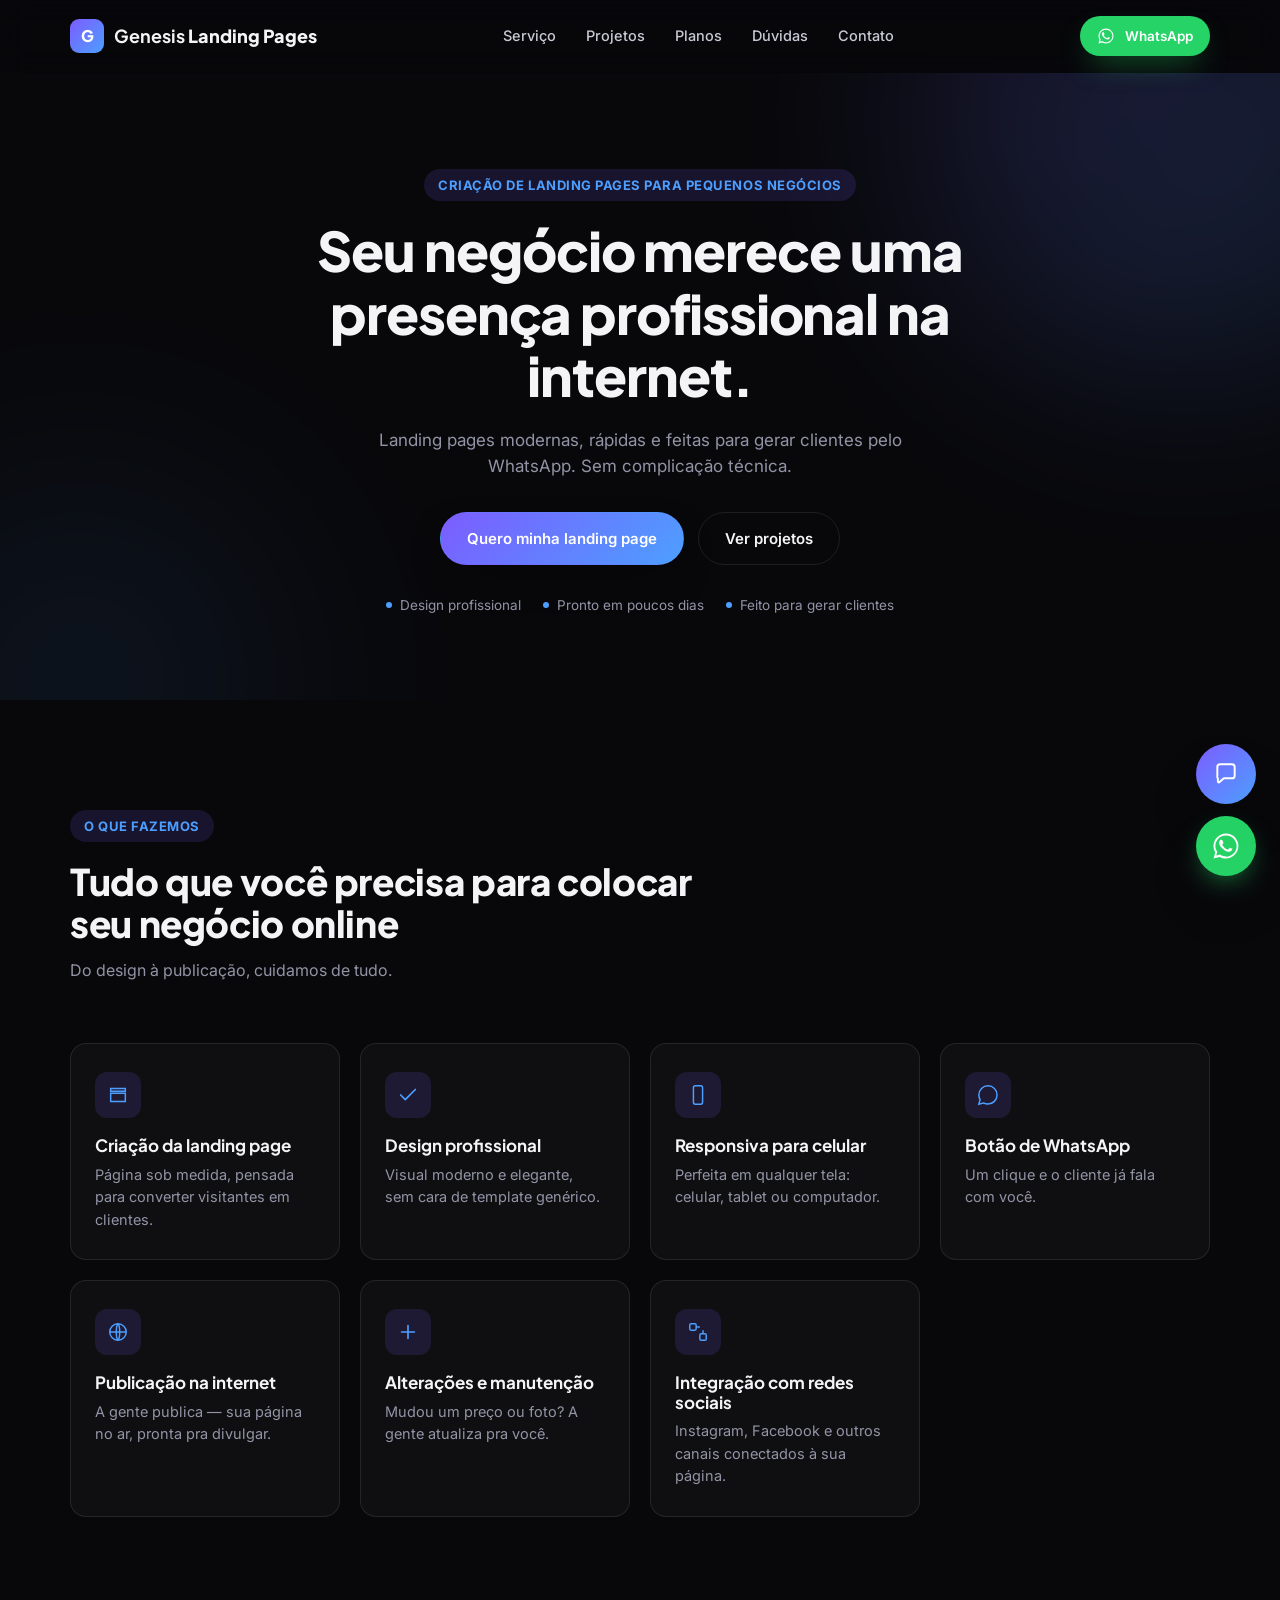
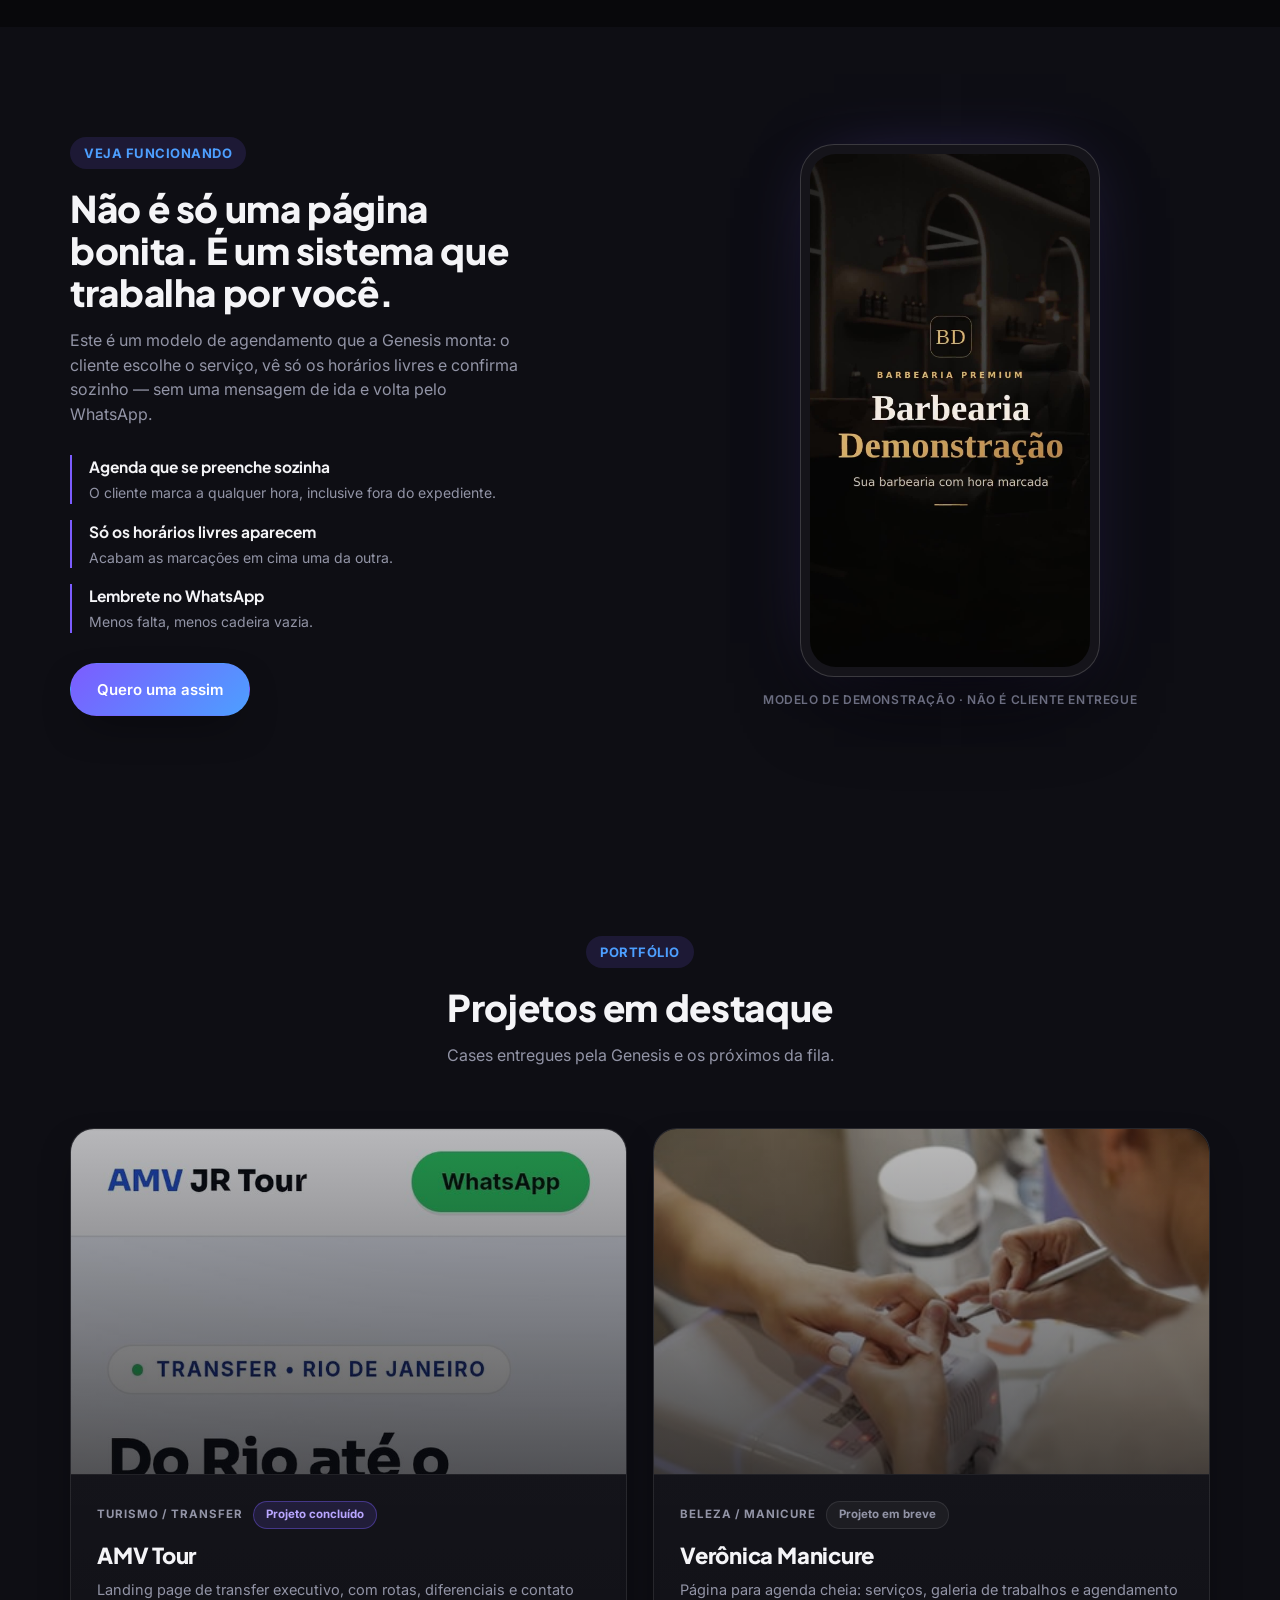
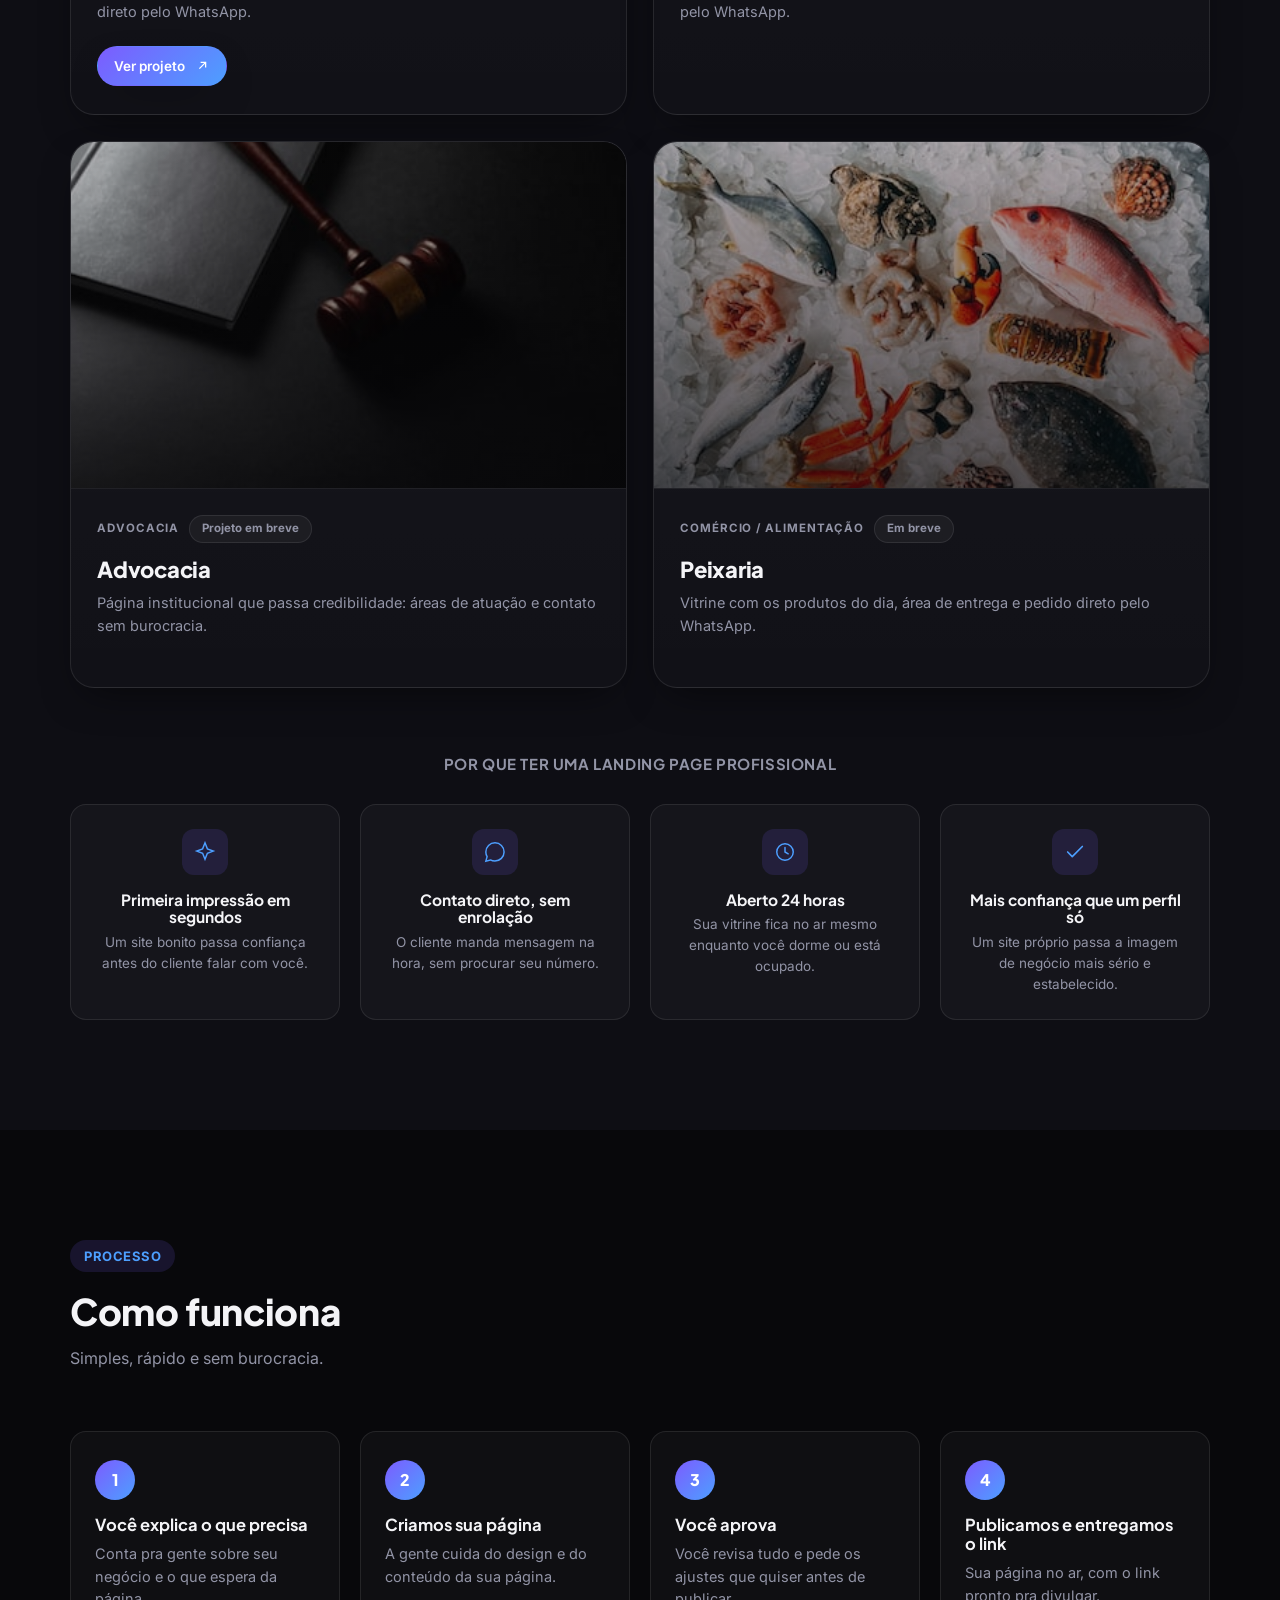
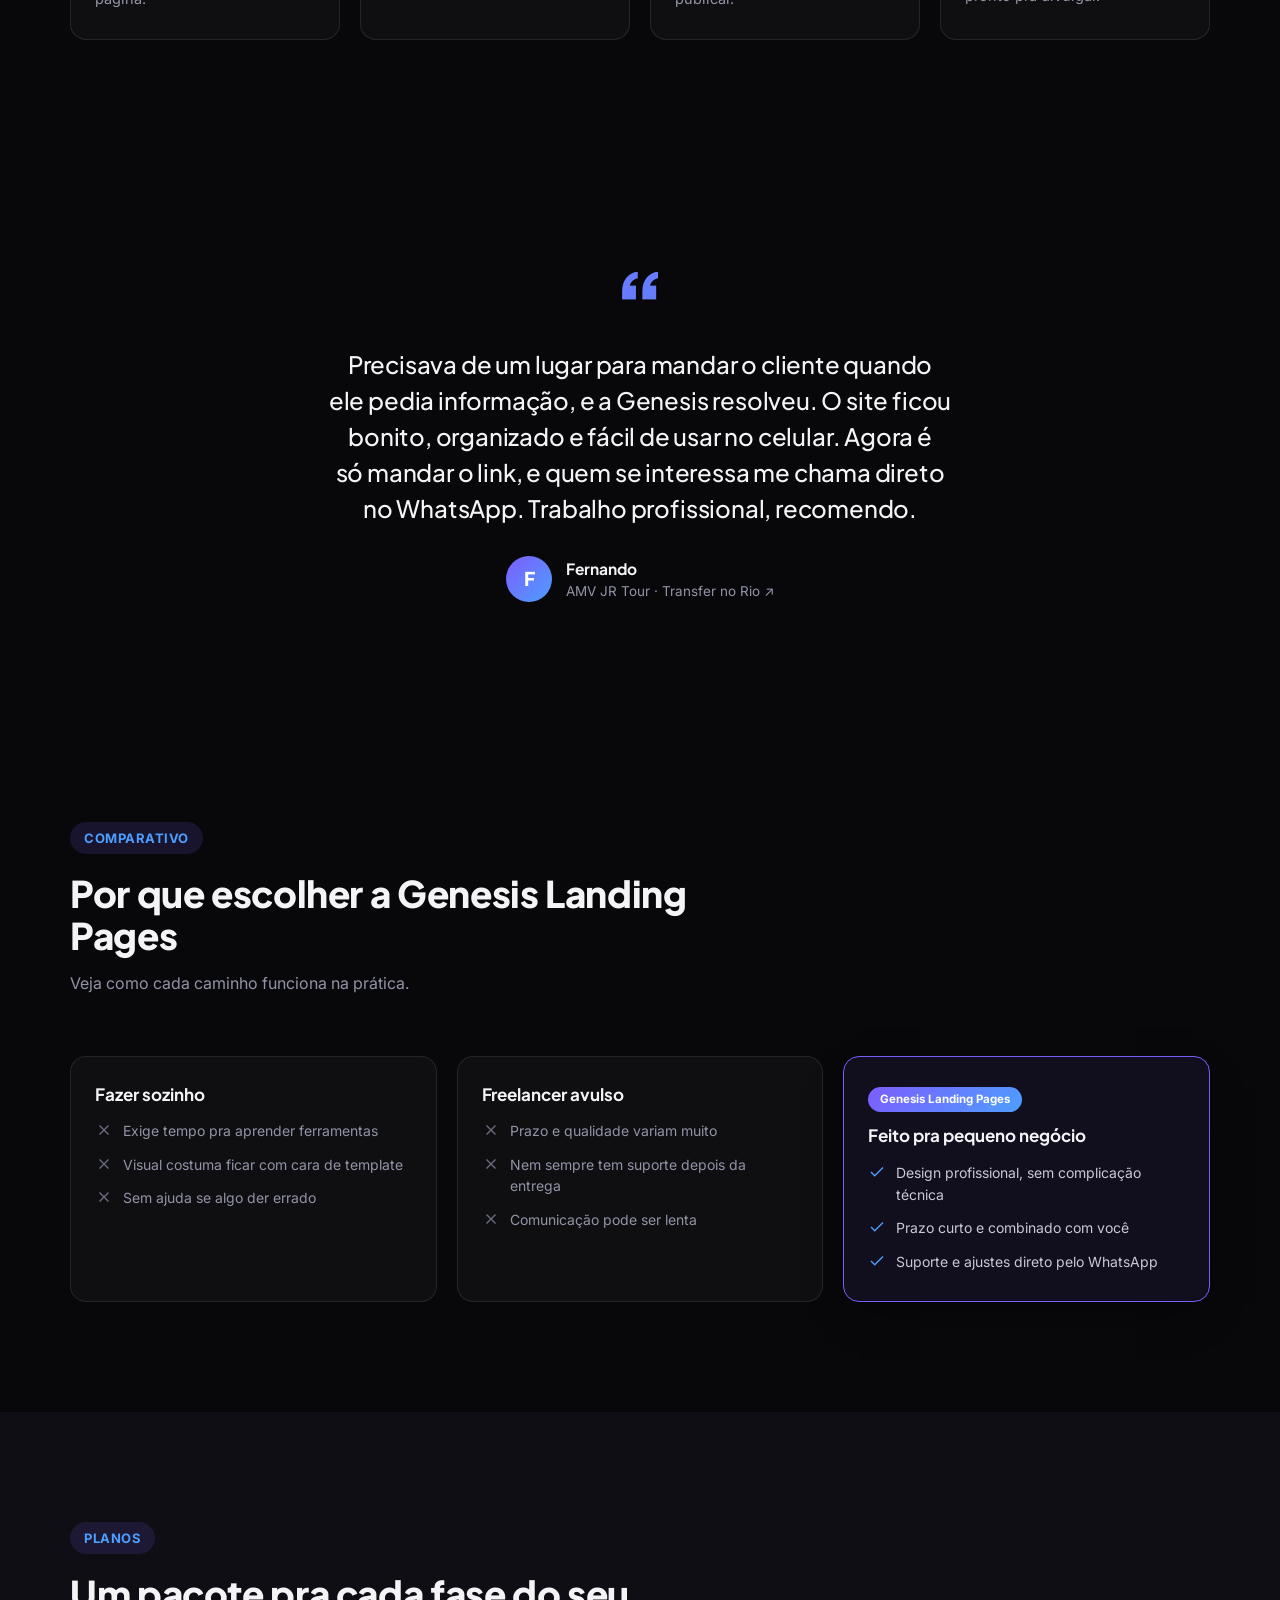
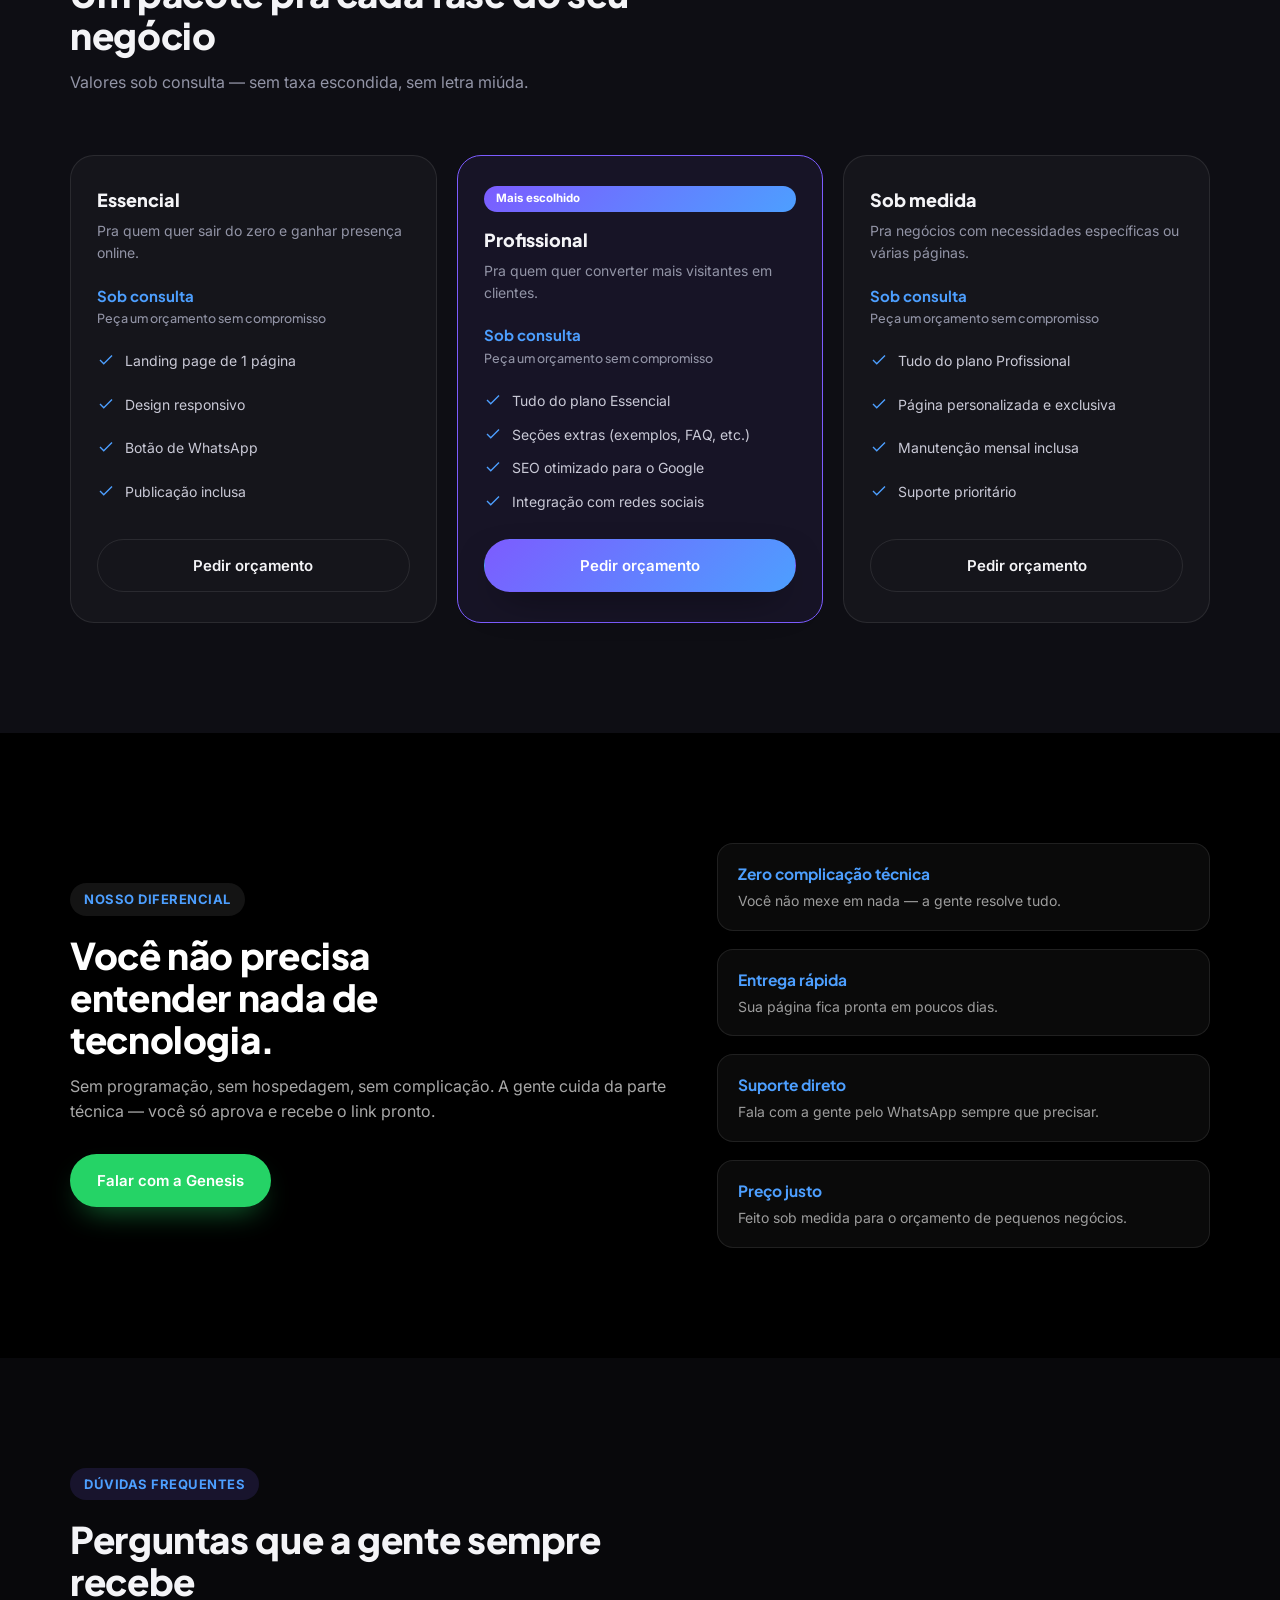
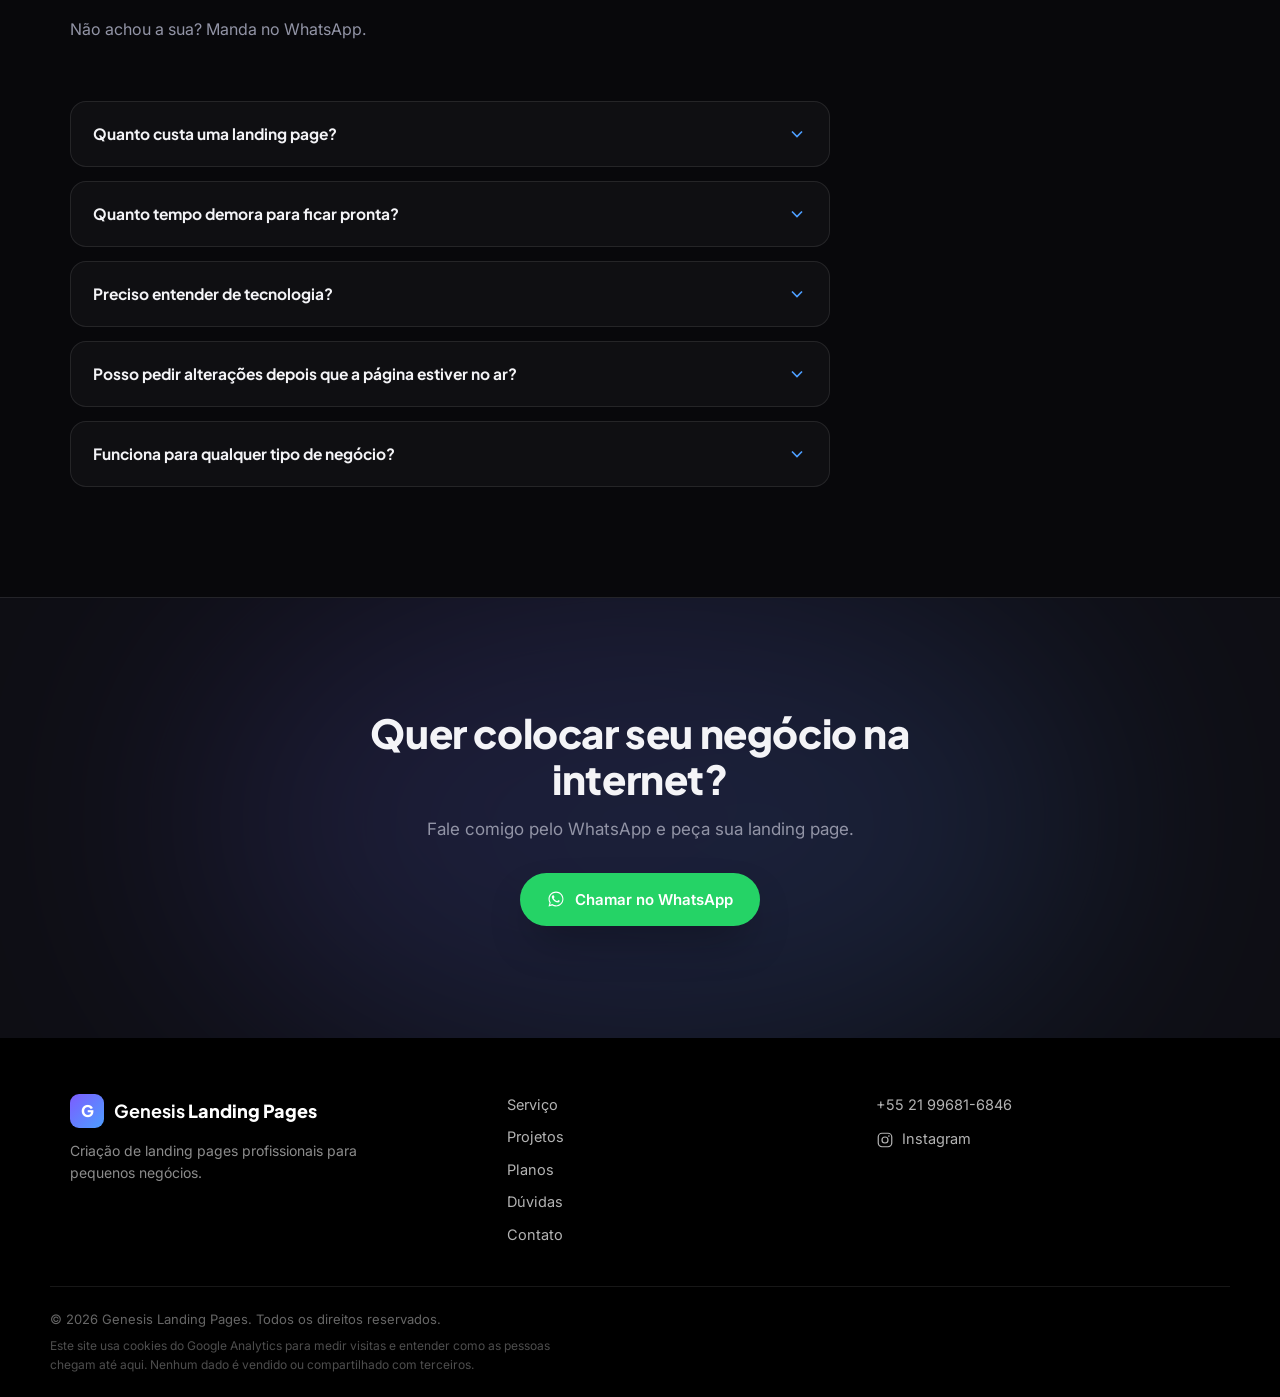
<file: index.html>
<!doctype html>
<html lang="pt-BR">
<head>
<meta charset="UTF-8">
<meta name="viewport" content="width=device-width, initial-scale=1, viewport-fit=cover">
<title>Genesis Landing Pages | Sites para Pequenos Negócios</title>
<meta name="description" content="A Genesis Landing Pages cria landing pages profissionais, rápidas e responsivas para pequenos negócios, com botão de WhatsApp, publicação e manutenção inclusas. Peça a sua agora.">
<meta name="keywords" content="criação de landing page, landing page para pequenos negócios, criação de site profissional, site para pequenas empresas, landing page WhatsApp">
<meta name="robots" content="index, follow">
<link rel="canonical" href="https://genesis-websites.netlify.app/">

<meta property="og:type" content="website">
<meta property="og:locale" content="pt_BR">
<meta property="og:site_name" content="Genesis Landing Pages">
<meta property="og:title" content="Genesis Landing Pages | Sites para Pequenos Negócios">
<meta property="og:description" content="Landing pages profissionais, modernas e responsivas para pequenos negócios, com foco em gerar contatos pelo WhatsApp.">
<meta property="og:url" content="https://genesis-websites.netlify.app/">
<meta name="twitter:card" content="summary">
<meta name="twitter:title" content="Genesis Landing Pages | Sites para Pequenos Negócios">
<meta name="twitter:description" content="Landing pages profissionais, modernas e responsivas para pequenos negócios, com foco em gerar contatos pelo WhatsApp.">

<link rel="icon" type="image/svg+xml" href="favicon.svg">
<link rel="preconnect" href="https://fonts.googleapis.com">
<link rel="preconnect" href="https://fonts.gstatic.com" crossorigin>
<link href="https://fonts.googleapis.com/css2?family=Inter:wght@400;500;600&family=Plus+Jakarta+Sans:wght@500;600;700;800&display=swap" rel="stylesheet">
<link rel="stylesheet" href="assets/css/style.v2.css">

<script type="application/ld+json">
{
  "@context": "https://schema.org",
  "@type": "Service",
  "serviceType": "Criação de landing pages",
  "provider": {
    "@type": "Organization",
    "name": "Genesis Landing Pages",
    "url": "https://genesis-websites.netlify.app/",
    "sameAs": ["https://www.instagram.com/genesis.ia.pro"],
    "contactPoint": {
      "@type": "ContactPoint",
      "contactType": "customer service",
      "telephone": "+55-21-99681-6846",
      "areaServed": "BR",
      "availableLanguage": "Portuguese"
    }
  },
  "areaServed": "BR",
  "audience": {
    "@type": "Audience",
    "audienceType": "Pequenos negócios"
  },
  "description": "Criação de landing pages profissionais, modernas e responsivas para pequenos negócios, com botão de WhatsApp, publicação e manutenção inclusas."
}
</script>
<script type="application/ld+json">
{
  "@context": "https://schema.org",
  "@type": "FAQPage",
  "mainEntity": [
    {
      "@type": "Question",
      "name": "Quanto custa uma landing page?",
      "acceptedAnswer": { "@type": "Answer", "text": "O valor varia de acordo com o plano e o tamanho do projeto. Fale com a gente pelo WhatsApp e receba um orçamento sem compromisso." }
    },
    {
      "@type": "Question",
      "name": "Quanto tempo demora para ficar pronta?",
      "acceptedAnswer": { "@type": "Answer", "text": "Depende do plano escolhido, mas o prazo é sempre combinado com você antes de começar." }
    },
    {
      "@type": "Question",
      "name": "Preciso entender de tecnologia?",
      "acceptedAnswer": { "@type": "Answer", "text": "Não. A Genesis Landing Pages cuida de todo o processo técnico — design, publicação e hospedagem." }
    },
    {
      "@type": "Question",
      "name": "Posso pedir alterações depois que a página estiver no ar?",
      "acceptedAnswer": { "@type": "Answer", "text": "Sim, alterações de texto, preço ou foto podem ser pedidas a qualquer momento pelo WhatsApp." }
    },
    {
      "@type": "Question",
      "name": "Funciona para qualquer tipo de negócio?",
      "acceptedAnswer": { "@type": "Answer", "text": "Sim, o modelo se adapta a prestadores de serviço, turismo, lojas e profissionais autônomos." }
    }
  ]
}
</script>
</head>
<body>

<a class="skip-link" href="#conteudo">Pular para o conteúdo</a>

<header class="site-header" id="topo">
  <div class="wrap header-inner">
    <a href="#topo" class="brand" aria-label="Genesis Landing Pages — página inicial">
      <span class="brand-mark" aria-hidden="true">G</span>
      <span class="brand-name">Genesis <strong>Landing Pages</strong></span>
    </a>

    <nav class="main-nav" id="main-nav" aria-label="Navegação principal">
      <a href="#servico">Serviço</a>
      <a href="#projetos">Projetos</a>
      <a href="#planos">Planos</a>
      <a href="#faq">Dúvidas</a>
      <a href="#contato">Contato</a>
    </nav>

    <div class="header-actions">
      <a class="btn btn-whatsapp btn-sm" href="https://wa.me/5521996816846?text=Ol%C3%A1!%20Gostaria%20de%20saber%20mais%20sobre%20as%20landing%20pages%20da%20Genesis." target="_blank" rel="noopener">
        <svg class="icon" viewBox="0 0 24 24" aria-hidden="true"><path d="M17.5 14.4c-.3-.1-1.7-.8-2-.9-.3-.1-.5-.1-.7.1-.2.3-.8.9-1 1.1-.2.2-.4.2-.6.1-.3-.1-1.3-.5-2.4-1.5-.9-.8-1.5-1.8-1.7-2.1-.2-.3 0-.5.1-.6.1-.1.3-.4.4-.5.1-.2.2-.3.3-.5.1-.2 0-.4 0-.5C10 9.4 9.4 8 9.1 7.4 8.9 7 8.7 7 8.5 7h-.5c-.2 0-.5.1-.7.3-.2.3-.9.9-.9 2.1 0 1.2.9 2.4 1 2.6.1.2 1.8 2.8 4.4 3.9.6.3 1.1.4 1.5.5.6.2 1.2.2 1.6.1.5-.1 1.7-.7 1.9-1.3.2-.6.2-1.1.2-1.2-.1-.1-.3-.2-.6-.3z"/><path d="M12 2C6.5 2 2 6.5 2 12c0 1.8.5 3.6 1.4 5.1L2 22l5-1.3c1.4.8 3.1 1.2 4.9 1.2 5.5 0 10-4.5 10-10S17.5 2 12 2zm0 18.2c-1.6 0-3.2-.4-4.5-1.3l-.3-.2-3 .8.8-2.9-.2-.3C3.9 15 3.5 13.5 3.5 12c0-4.7 3.8-8.5 8.5-8.5s8.5 3.8 8.5 8.5-3.8 8.5-8.5 8.5z"/></svg>
        <span>WhatsApp</span>
      </a>
      <button class="nav-toggle" id="nav-toggle" aria-expanded="false" aria-controls="main-nav" aria-label="Abrir menu">
        <span></span><span></span><span></span>
      </button>
    </div>
  </div>
</header>

<main id="conteudo">

  <!-- HERO -->
  <section class="hero">
    <div class="wrap hero-grid">
      <div class="hero-copy" data-reveal>
        <p class="eyebrow">Criação de landing pages para pequenos negócios</p>
        <h1>Seu negócio merece uma presença profissional na internet.</h1>
        <p class="hero-sub">
          Landing pages modernas, rápidas e feitas para gerar clientes pelo
          WhatsApp. Sem complicação técnica.
        </p>
        <div class="hero-actions">
          <a class="btn btn-primary" href="https://wa.me/5521996816846?text=Ol%C3%A1!%20Quero%20criar%20uma%20landing%20page%20para%20o%20meu%20neg%C3%B3cio." target="_blank" rel="noopener">
            Quero minha landing page
          </a>
          <a class="btn btn-ghost" href="#projetos">Ver projetos</a>
        </div>
        <ul class="hero-trust">
          <li>Design profissional</li>
          <li>Pronto em poucos dias</li>
          <li>Feito para gerar clientes</li>
        </ul>
      </div>

    </div>
  </section>

  <!-- APRESENTAÇÃO DO SERVIÇO -->
  <section class="section" id="servico">
    <div class="wrap">
      <div class="section-head" data-reveal>
        <p class="eyebrow">O que fazemos</p>
        <h2>Tudo que você precisa para colocar seu negócio online</h2>
        <p class="section-sub">Do design à publicação, cuidamos de tudo.</p>
      </div>

      <div class="grid-features">
        <div class="feature-card" data-reveal>
          <span class="feature-icon" aria-hidden="true"><svg viewBox="0 0 24 24"><path d="M4 5h16v3H4zM4 10h16v9H4z" fill="none" stroke="currentColor" stroke-width="1.6"/></svg></span>
          <h3>Criação da landing page</h3>
          <p>Página sob medida, pensada para converter visitantes em clientes.</p>
        </div>
        <div class="feature-card" data-reveal>
          <span class="feature-icon" aria-hidden="true"><svg viewBox="0 0 24 24"><path d="M4 12l5 5L20 6" fill="none" stroke="currentColor" stroke-width="1.8" stroke-linecap="round" stroke-linejoin="round"/></svg></span>
          <h3>Design profissional</h3>
          <p>Visual moderno e elegante, sem cara de template genérico.</p>
        </div>
        <div class="feature-card" data-reveal>
          <span class="feature-icon" aria-hidden="true"><svg viewBox="0 0 24 24"><rect x="7" y="2" width="10" height="20" rx="2" fill="none" stroke="currentColor" stroke-width="1.6"/></svg></span>
          <h3>Responsiva para celular</h3>
          <p>Perfeita em qualquer tela: celular, tablet ou computador.</p>
        </div>
        <div class="feature-card" data-reveal>
          <span class="feature-icon" aria-hidden="true"><svg viewBox="0 0 24 24"><path d="M12 2C6.5 2 2 6.5 2 12c0 1.8.5 3.6 1.4 5.1L2 22l5-1.3c1.4.8 3.1 1.2 4.9 1.2 5.5 0 10-4.5 10-10S17.5 2 12 2z" fill="none" stroke="currentColor" stroke-width="1.6"/></svg></span>
          <h3>Botão de WhatsApp</h3>
          <p>Um clique e o cliente já fala com você.</p>
        </div>
        <div class="feature-card" data-reveal>
          <span class="feature-icon" aria-hidden="true"><svg viewBox="0 0 24 24"><circle cx="12" cy="12" r="9" fill="none" stroke="currentColor" stroke-width="1.6"/><path d="M3 12h18M12 3c2.5 2.6 2.5 15.4 0 18M12 3C9.5 5.6 9.5 18.4 12 21" fill="none" stroke="currentColor" stroke-width="1.6"/></svg></span>
          <h3>Publicação na internet</h3>
          <p>A gente publica — sua página no ar, pronta pra divulgar.</p>
        </div>
        <div class="feature-card" data-reveal>
          <span class="feature-icon" aria-hidden="true"><svg viewBox="0 0 24 24"><path d="M12 5v14M5 12h14" fill="none" stroke="currentColor" stroke-width="1.8" stroke-linecap="round"/></svg></span>
          <h3>Alterações e manutenção</h3>
          <p>Mudou um preço ou foto? A gente atualiza pra você.</p>
        </div>
        <div class="feature-card" data-reveal>
          <span class="feature-icon" aria-hidden="true"><svg viewBox="0 0 24 24"><rect x="3" y="3" width="7" height="7" rx="1.5" fill="none" stroke="currentColor" stroke-width="1.6"/><rect x="14" y="14" width="7" height="7" rx="1.5" fill="none" stroke="currentColor" stroke-width="1.6"/><path d="M10 6.5h4M17.5 10v4" stroke="currentColor" stroke-width="1.6"/></svg></span>
          <h3>Integração com redes sociais</h3>
          <p>Instagram, Facebook e outros canais conectados à sua página.</p>
        </div>
      </div>
    </div>
  </section>

  <!-- =========================================================
       DEMONSTRAÇÃO EM VÍDEO
       Vídeo mudo, em loop, dentro de uma moldura de celular.
       Para trocar: substitua o mp4 e a capa em assets/. Use NOME
       NOVO de arquivo — vídeo tem cache de um ano no netlify.toml.
       ========================================================= -->
  <section class="section section-alt" id="demonstracao">
    <div class="wrap demo-grid">
      <div class="demo-texto" data-reveal>
        <p class="eyebrow">Veja funcionando</p>
        <h2>Não é só uma página bonita. É um sistema que trabalha por você.</h2>
        <p class="section-sub">
          Este é um modelo de agendamento que a Genesis monta: o cliente escolhe
          o serviço, vê só os horários livres e confirma sozinho — sem uma
          mensagem de ida e volta pelo WhatsApp.
        </p>
        <ul class="demo-lista">
          <li><strong>Agenda que se preenche sozinha</strong><span>O cliente marca a qualquer hora, inclusive fora do expediente.</span></li>
          <li><strong>Só os horários livres aparecem</strong><span>Acabam as marcações em cima uma da outra.</span></li>
          <li><strong>Lembrete no WhatsApp</strong><span>Menos falta, menos cadeira vazia.</span></li>
        </ul>
        <a class="btn btn-primary" href="https://wa.me/5521996816846?text=Ol%C3%A1!%20Vi%20a%20demonstra%C3%A7%C3%A3o%20de%20agendamento%20e%20quero%20uma%20p%C3%A1gina%20assim%20para%20o%20meu%20neg%C3%B3cio." target="_blank" rel="noopener">
          Quero uma assim
        </a>
      </div>

      <div class="demo-visual" data-reveal>
        <div class="demo-fone">
          <video
            src="assets/video/demo-barbearia.mp4"
            poster="assets/img/demo-barbearia-capa.jpg"
            autoplay muted loop playsinline preload="metadata"
            aria-label="Demonstração do agendamento online: o cliente escolhe serviço, data e horário e confirma sozinho."></video>
        </div>
        <p class="demo-nota">Modelo de demonstração · não é cliente entregue</p>
      </div>
    </div>
  </section>

  <!-- =========================================================
       PROJETOS EM DESTAQUE
       Como atualizar um projeto:
       1) CAPA  -> troque o src do <img> por assets/img/SEU-ARQUIVO.jpg
                   (num card "em breve", troque o bloco .project-cover-empty
                    inteiro por um <img> igual ao do primeiro card)
       2) LINK  -> troque o href do botão "Ver projeto"
       3) STATUS-> classe is-done (concluído) ou is-soon (em breve)
       O botão "Ver projeto" só deve existir quando houver link real.
       ========================================================= -->
  <section class="section section-alt" id="projetos">
    <div class="wrap">
      <div class="section-head section-head-center" data-reveal>
        <p class="eyebrow">Portfólio</p>
        <h2>Projetos em destaque</h2>
        <p class="section-sub">Cases entregues pela Genesis e os próximos da fila.</p>
      </div>

      <div class="grid-projects">

        <!-- 1. AMV TOUR — concluido -->
        <article class="project-card" data-reveal>
          <div class="project-cover">
            <!-- CAPA: troque o src pela imagem definitiva -->
            <img src="assets/img/amv-tour.jpg" alt="Capa do projeto AMV Tour" loading="lazy" width="800" height="1360">
          </div>
          <div class="project-body">
            <div class="project-meta">
              <span class="project-segment">Turismo / Transfer</span>
              <span class="project-status is-done">Projeto concluído</span>
            </div>
            <h3>AMV Tour</h3>
            <p>Landing page de transfer executivo, com rotas, diferenciais e contato direto pelo WhatsApp.</p>
            <!-- LINK REAL: existe, então o botão aparece -->
            <a class="btn btn-primary btn-sm project-link" href="https://amv-tour-fernando.netlify.app" target="_blank" rel="noopener">
              <span>Ver projeto</span>
              <svg class="icon" viewBox="0 0 24 24" fill="none" stroke="currentColor" stroke-width="2" aria-hidden="true"><path d="M7 17L17 7M9 7h8v8"/></svg>
            </a>
          </div>
        </article>

        <!-- 2. MANICURE — em breve (sem link, sem botao) -->
        <article class="project-card" data-reveal>
          <div class="project-cover">
            <!-- CAPA: troque o src pela imagem definitiva -->
            <img src="assets/img/capa-manicure.jpg" alt="Capa do projeto Verônica Manicure" loading="lazy" width="400" height="267">
          </div>
          <div class="project-body">
            <div class="project-meta">
              <span class="project-segment">Beleza / Manicure</span>
              <span class="project-status is-soon">Projeto em breve</span>
            </div>
            <h3>Verônica Manicure</h3>
            <p>Página para agenda cheia: serviços, galeria de trabalhos e agendamento pelo WhatsApp.</p>
          </div>
        </article>

        <!-- 3. ADVOCACIA — em breve (sem link, sem botao) -->
        <article class="project-card" data-reveal>
          <div class="project-cover">
            <!-- CAPA: troque o src pela imagem definitiva -->
            <img src="assets/img/capa-advocacia.jpg" alt="Capa do projeto de Advocacia" loading="lazy" width="400" height="267">
          </div>
          <div class="project-body">
            <div class="project-meta">
              <span class="project-segment">Advocacia</span>
              <span class="project-status is-soon">Projeto em breve</span>
            </div>
            <h3>Advocacia</h3>
            <p>Página institucional que passa credibilidade: áreas de atuação e contato sem burocracia.</p>
          </div>
        </article>

        <!-- 4. PEIXARIA — em breve (sem link, sem botao) -->
        <article class="project-card" data-reveal>
          <div class="project-cover">
            <!-- CAPA: troque o src pela imagem definitiva -->
            <img src="assets/img/capa-peixaria.jpg" alt="Capa do projeto Peixaria" loading="lazy" width="400" height="267">
          </div>
          <div class="project-body">
            <div class="project-meta">
              <span class="project-segment">Comércio / Alimentação</span>
              <span class="project-status is-soon">Em breve</span>
            </div>
            <h3>Peixaria</h3>
            <p>Vitrine com os produtos do dia, área de entrega e pedido direto pelo WhatsApp.</p>
          </div>
        </article>

      </div>


      <div class="benefits" data-reveal>
        <p class="benefits-title">Por que ter uma landing page profissional</p>
        <div class="benefits-grid">
          <div class="benefit-card">
            <span class="feature-icon" aria-hidden="true"><svg viewBox="0 0 24 24"><path d="M12 2l2.6 6.6L21 11l-6.4 2.4L12 20l-2.6-6.6L3 11l6.4-2.4z" fill="none" stroke="currentColor" stroke-width="1.6"/></svg></span>
            <h3>Primeira impressão em segundos</h3>
            <p>Um site bonito passa confiança antes do cliente falar com você.</p>
          </div>
          <div class="benefit-card">
            <span class="feature-icon" aria-hidden="true"><svg viewBox="0 0 24 24"><path d="M12 2C6.5 2 2 6.5 2 12c0 1.8.5 3.6 1.4 5.1L2 22l5-1.3c1.4.8 3.1 1.2 4.9 1.2 5.5 0 10-4.5 10-10S17.5 2 12 2z" fill="none" stroke="currentColor" stroke-width="1.6"/></svg></span>
            <h3>Contato direto, sem enrolação</h3>
            <p>O cliente manda mensagem na hora, sem procurar seu número.</p>
          </div>
          <div class="benefit-card">
            <span class="feature-icon" aria-hidden="true"><svg viewBox="0 0 24 24"><circle cx="12" cy="12" r="9" fill="none" stroke="currentColor" stroke-width="1.6"/><path d="M12 7v5l3.5 2" fill="none" stroke="currentColor" stroke-width="1.6" stroke-linecap="round"/></svg></span>
            <h3>Aberto 24 horas</h3>
            <p>Sua vitrine fica no ar mesmo enquanto você dorme ou está ocupado.</p>
          </div>
          <div class="benefit-card">
            <span class="feature-icon" aria-hidden="true"><svg viewBox="0 0 24 24"><path d="M4 12l5 5L20 6" fill="none" stroke="currentColor" stroke-width="1.8" stroke-linecap="round" stroke-linejoin="round"/></svg></span>
            <h3>Mais confiança que um perfil só</h3>
            <p>Um site próprio passa a imagem de negócio mais sério e estabelecido.</p>
          </div>
        </div>
      </div>
    </div>
  </section>

  <!-- COMO FUNCIONA -->
  <section class="section" id="como-funciona">
    <div class="wrap">
      <div class="section-head" data-reveal>
        <p class="eyebrow">Processo</p>
        <h2>Como funciona</h2>
        <p class="section-sub">Simples, rápido e sem burocracia.</p>
      </div>

      <ol class="steps">
        <li class="step" data-reveal>
          <span class="step-number">1</span>
          <h3>Você explica o que precisa</h3>
          <p>Conta pra gente sobre seu negócio e o que espera da página.</p>
        </li>
        <li class="step" data-reveal>
          <span class="step-number">2</span>
          <h3>Criamos sua página</h3>
          <p>A gente cuida do design e do conteúdo da sua página.</p>
        </li>
        <li class="step" data-reveal>
          <span class="step-number">3</span>
          <h3>Você aprova</h3>
          <p>Você revisa tudo e pede os ajustes que quiser antes de publicar.</p>
        </li>
        <li class="step" data-reveal>
          <span class="step-number">4</span>
          <h3>Publicamos e entregamos o link</h3>
          <p>Sua página no ar, com o link pronto pra divulgar.</p>
        </li>
      </ol>
    </div>
  </section>

  <!-- =========================================================
       DEPOIMENTO
       Só entra depoimento REAL, com autorização de quem falou.
       Para acrescentar outro: copie o bloco .depoimento e troque
       a citação, o nome, o segmento e o link do projeto.
       ========================================================= -->
  <section class="section" id="depoimento">
    <div class="wrap">
      <div class="depoimento" data-reveal>
        <span class="aspas" aria-hidden="true">&ldquo;</span>
        <blockquote>
          <p>Precisava de um lugar para mandar o cliente quando ele pedia
            informação, e a Genesis resolveu. O site ficou bonito, organizado e
            fácil de usar no celular. Agora é só mandar o link, e quem se
            interessa me chama direto no WhatsApp. Trabalho profissional,
            recomendo.</p>
        </blockquote>
        <footer class="depoimento-autor">
          <span class="autor-inicial" aria-hidden="true">F</span>
          <span class="autor-info">
            <strong>Fernando</strong>
            <a href="https://amv-tour-fernando.netlify.app" target="_blank" rel="noopener">AMV JR Tour · Transfer no Rio ↗</a>
          </span>
        </footer>
      </div>
    </div>
  </section>

  <!-- COMPARATIVO -->
  <section class="section" id="comparativo">
    <div class="wrap">
      <div class="section-head" data-reveal>
        <p class="eyebrow">Comparativo</p>
        <h2>Por que escolher a Genesis Landing Pages</h2>
        <p class="section-sub">Veja como cada caminho funciona na prática.</p>
      </div>

      <div class="compare-grid">
        <div class="compare-card" data-reveal>
          <h3>Fazer sozinho</h3>
          <ul>
            <li><svg viewBox="0 0 24 24" fill="none" stroke="currentColor" stroke-width="1.8"><path d="M6 6l12 12M18 6L6 18"/></svg> Exige tempo pra aprender ferramentas</li>
            <li><svg viewBox="0 0 24 24" fill="none" stroke="currentColor" stroke-width="1.8"><path d="M6 6l12 12M18 6L6 18"/></svg> Visual costuma ficar com cara de template</li>
            <li><svg viewBox="0 0 24 24" fill="none" stroke="currentColor" stroke-width="1.8"><path d="M6 6l12 12M18 6L6 18"/></svg> Sem ajuda se algo der errado</li>
          </ul>
        </div>
        <div class="compare-card" data-reveal>
          <h3>Freelancer avulso</h3>
          <ul>
            <li><svg viewBox="0 0 24 24" fill="none" stroke="currentColor" stroke-width="1.8"><path d="M6 6l12 12M18 6L6 18"/></svg> Prazo e qualidade variam muito</li>
            <li><svg viewBox="0 0 24 24" fill="none" stroke="currentColor" stroke-width="1.8"><path d="M6 6l12 12M18 6L6 18"/></svg> Nem sempre tem suporte depois da entrega</li>
            <li><svg viewBox="0 0 24 24" fill="none" stroke="currentColor" stroke-width="1.8"><path d="M6 6l12 12M18 6L6 18"/></svg> Comunicação pode ser lenta</li>
          </ul>
        </div>
        <div class="compare-card is-highlight" data-reveal>
          <span class="compare-badge">Genesis Landing Pages</span>
          <h3>Feito pra pequeno negócio</h3>
          <ul>
            <li><svg viewBox="0 0 24 24" fill="none" stroke="currentColor" stroke-width="1.8"><path d="M4 12l5 5L20 6"/></svg> Design profissional, sem complicação técnica</li>
            <li><svg viewBox="0 0 24 24" fill="none" stroke="currentColor" stroke-width="1.8"><path d="M4 12l5 5L20 6"/></svg> Prazo curto e combinado com você</li>
            <li><svg viewBox="0 0 24 24" fill="none" stroke="currentColor" stroke-width="1.8"><path d="M4 12l5 5L20 6"/></svg> Suporte e ajustes direto pelo WhatsApp</li>
          </ul>
        </div>
      </div>
    </div>
  </section>

  <!-- PLANOS -->
  <section class="section section-alt" id="planos">
    <div class="wrap">
      <div class="section-head" data-reveal>
        <p class="eyebrow">Planos</p>
        <h2>Um pacote pra cada fase do seu negócio</h2>
        <p class="section-sub">Valores sob consulta — sem taxa escondida, sem letra miúda.</p>
      </div>

      <div class="grid-plans">
        <div class="plan-card" data-reveal>
          <p class="plan-name">Essencial</p>
          <p class="plan-desc">Pra quem quer sair do zero e ganhar presença online.</p>
          <p class="plan-price">Sob consulta<small>Peça um orçamento sem compromisso</small></p>
          <ul class="plan-features">
            <li><svg viewBox="0 0 24 24" fill="none" stroke="currentColor" stroke-width="1.8"><path d="M4 12l5 5L20 6"/></svg> Landing page de 1 página</li>
            <li><svg viewBox="0 0 24 24" fill="none" stroke="currentColor" stroke-width="1.8"><path d="M4 12l5 5L20 6"/></svg> Design responsivo</li>
            <li><svg viewBox="0 0 24 24" fill="none" stroke="currentColor" stroke-width="1.8"><path d="M4 12l5 5L20 6"/></svg> Botão de WhatsApp</li>
            <li><svg viewBox="0 0 24 24" fill="none" stroke="currentColor" stroke-width="1.8"><path d="M4 12l5 5L20 6"/></svg> Publicação inclusa</li>
          </ul>
          <a class="btn btn-ghost" href="https://wa.me/5521996816846?text=Ol%C3%A1!%20Quero%20saber%20mais%20sobre%20o%20plano%20Essencial." target="_blank" rel="noopener">Pedir orçamento</a>
        </div>

        <div class="plan-card is-popular" data-reveal>
          <span class="compare-badge">Mais escolhido</span>
          <p class="plan-name">Profissional</p>
          <p class="plan-desc">Pra quem quer converter mais visitantes em clientes.</p>
          <p class="plan-price">Sob consulta<small>Peça um orçamento sem compromisso</small></p>
          <ul class="plan-features">
            <li><svg viewBox="0 0 24 24" fill="none" stroke="currentColor" stroke-width="1.8"><path d="M4 12l5 5L20 6"/></svg> Tudo do plano Essencial</li>
            <li><svg viewBox="0 0 24 24" fill="none" stroke="currentColor" stroke-width="1.8"><path d="M4 12l5 5L20 6"/></svg> Seções extras (exemplos, FAQ, etc.)</li>
            <li><svg viewBox="0 0 24 24" fill="none" stroke="currentColor" stroke-width="1.8"><path d="M4 12l5 5L20 6"/></svg> SEO otimizado para o Google</li>
            <li><svg viewBox="0 0 24 24" fill="none" stroke="currentColor" stroke-width="1.8"><path d="M4 12l5 5L20 6"/></svg> Integração com redes sociais</li>
          </ul>
          <a class="btn btn-primary" href="https://wa.me/5521996816846?text=Ol%C3%A1!%20Quero%20saber%20mais%20sobre%20o%20plano%20Profissional." target="_blank" rel="noopener">Pedir orçamento</a>
        </div>

        <div class="plan-card" data-reveal>
          <p class="plan-name">Sob medida</p>
          <p class="plan-desc">Pra negócios com necessidades específicas ou várias páginas.</p>
          <p class="plan-price">Sob consulta<small>Peça um orçamento sem compromisso</small></p>
          <ul class="plan-features">
            <li><svg viewBox="0 0 24 24" fill="none" stroke="currentColor" stroke-width="1.8"><path d="M4 12l5 5L20 6"/></svg> Tudo do plano Profissional</li>
            <li><svg viewBox="0 0 24 24" fill="none" stroke="currentColor" stroke-width="1.8"><path d="M4 12l5 5L20 6"/></svg> Página personalizada e exclusiva</li>
            <li><svg viewBox="0 0 24 24" fill="none" stroke="currentColor" stroke-width="1.8"><path d="M4 12l5 5L20 6"/></svg> Manutenção mensal inclusa</li>
            <li><svg viewBox="0 0 24 24" fill="none" stroke="currentColor" stroke-width="1.8"><path d="M4 12l5 5L20 6"/></svg> Suporte prioritário</li>
          </ul>
          <a class="btn btn-ghost" href="https://wa.me/5521996816846?text=Ol%C3%A1!%20Quero%20saber%20mais%20sobre%20o%20plano%20Sob%20Medida." target="_blank" rel="noopener">Pedir orçamento</a>
        </div>
      </div>
    </div>
  </section>

  <!-- DIFERENCIAL -->
  <section class="section section-dark" id="diferencial">
    <div class="wrap diferencial-grid">
      <div data-reveal>
        <p class="eyebrow eyebrow-light">Nosso diferencial</p>
        <h2>Você não precisa entender nada de tecnologia.</h2>
        <p class="section-sub section-sub-light">
          Sem programação, sem hospedagem, sem complicação. A gente cuida da
          parte técnica — você só aprova e recebe o link pronto.
        </p>
        <a class="btn btn-whatsapp" href="https://wa.me/5521996816846?text=Ol%C3%A1!%20Quero%20pedir%20minha%20landing%20page%20e%20n%C3%A3o%20entendo%20nada%20de%20programa%C3%A7%C3%A3o%2C%20podem%20me%20ajudar%3F" target="_blank" rel="noopener">
          Falar com a Genesis
        </a>
      </div>
      <ul class="diferencial-list" data-reveal>
        <li><strong>Zero complicação técnica</strong><span>Você não mexe em nada — a gente resolve tudo.</span></li>
        <li><strong>Entrega rápida</strong><span>Sua página fica pronta em poucos dias.</span></li>
        <li><strong>Suporte direto</strong><span>Fala com a gente pelo WhatsApp sempre que precisar.</span></li>
        <li><strong>Preço justo</strong><span>Feito sob medida para o orçamento de pequenos negócios.</span></li>
      </ul>
    </div>
  </section>

  <!-- FAQ -->
  <section class="section" id="faq">
    <div class="wrap">
      <div class="section-head" data-reveal>
        <p class="eyebrow">Dúvidas frequentes</p>
        <h2>Perguntas que a gente sempre recebe</h2>
        <p class="section-sub">Não achou a sua? Manda no WhatsApp.</p>
      </div>

      <div class="faq-list" data-reveal>
        <details class="faq-item">
          <summary>Quanto custa uma landing page?
            <svg class="chevron" viewBox="0 0 24 24" fill="none" stroke="currentColor" stroke-width="2"><path d="M6 9l6 6 6-6"/></svg>
          </summary>
          <p>O valor varia de acordo com o plano e o tamanho do projeto. Fale com a gente pelo WhatsApp e receba um orçamento sem compromisso.</p>
        </details>
        <details class="faq-item">
          <summary>Quanto tempo demora para ficar pronta?
            <svg class="chevron" viewBox="0 0 24 24" fill="none" stroke="currentColor" stroke-width="2"><path d="M6 9l6 6 6-6"/></svg>
          </summary>
          <p>Depende do plano escolhido, mas o prazo é sempre combinado com você antes de começar — sem enrolação.</p>
        </details>
        <details class="faq-item">
          <summary>Preciso entender de tecnologia?
            <svg class="chevron" viewBox="0 0 24 24" fill="none" stroke="currentColor" stroke-width="2"><path d="M6 9l6 6 6-6"/></svg>
          </summary>
          <p>Não. A gente cuida de todo o processo técnico — design, publicação e hospedagem. Você só aprova e recebe o link pronto.</p>
        </details>
        <details class="faq-item">
          <summary>Posso pedir alterações depois que a página estiver no ar?
            <svg class="chevron" viewBox="0 0 24 24" fill="none" stroke="currentColor" stroke-width="2"><path d="M6 9l6 6 6-6"/></svg>
          </summary>
          <p>Sim. Mudou um preço, uma foto ou um texto? É só chamar no WhatsApp que a gente atualiza pra você.</p>
        </details>
        <details class="faq-item">
          <summary>Funciona para qualquer tipo de negócio?
            <svg class="chevron" viewBox="0 0 24 24" fill="none" stroke="currentColor" stroke-width="2"><path d="M6 9l6 6 6-6"/></svg>
          </summary>
          <p>Sim. Já criamos página para turismo e transfer, e o modelo se adapta a prestadores de serviço, lojas e profissionais autônomos.</p>
        </details>
      </div>
    </div>
  </section>

  <!-- CTA FINAL -->
  <section class="cta-final" id="contato">
    <div class="wrap cta-final-inner" data-reveal>
      <h2>Quer colocar seu negócio na internet?</h2>
      <p>Fale comigo pelo WhatsApp e peça sua landing page.</p>
      <a class="btn btn-whatsapp" href="https://wa.me/5521996816846?text=Ol%C3%A1!%20Vi%20a%20p%C3%A1gina%20da%20Genesis%20e%20quero%20colocar%20meu%20neg%C3%B3cio%20na%20internet." target="_blank" rel="noopener">
        <svg class="icon" viewBox="0 0 24 24" aria-hidden="true"><path d="M17.5 14.4c-.3-.1-1.7-.8-2-.9-.3-.1-.5-.1-.7.1-.2.3-.8.9-1 1.1-.2.2-.4.2-.6.1-.3-.1-1.3-.5-2.4-1.5-.9-.8-1.5-1.8-1.7-2.1-.2-.3 0-.5.1-.6.1-.1.3-.4.4-.5.1-.2.2-.3.3-.5.1-.2 0-.4 0-.5C10 9.4 9.4 8 9.1 7.4 8.9 7 8.7 7 8.5 7h-.5c-.2 0-.5.1-.7.3-.2.3-.9.9-.9 2.1 0 1.2.9 2.4 1 2.6.1.2 1.8 2.8 4.4 3.9.6.3 1.1.4 1.5.5.6.2 1.2.2 1.6.1.5-.1 1.7-.7 1.9-1.3.2-.6.2-1.1.2-1.2-.1-.1-.3-.2-.6-.3z"/><path d="M12 2C6.5 2 2 6.5 2 12c0 1.8.5 3.6 1.4 5.1L2 22l5-1.3c1.4.8 3.1 1.2 4.9 1.2 5.5 0 10-4.5 10-10S17.5 2 12 2zm0 18.2c-1.6 0-3.2-.4-4.5-1.3l-.3-.2-3 .8.8-2.9-.2-.3C3.9 15 3.5 13.5 3.5 12c0-4.7 3.8-8.5 8.5-8.5s8.5 3.8 8.5 8.5-3.8 8.5-8.5 8.5z"/></svg>
        <span>Chamar no WhatsApp</span>
      </a>
    </div>
  </section>

</main>

<footer class="site-footer">
  <div class="wrap footer-inner">
    <div class="footer-brand">
      <a href="#topo" class="brand" aria-label="Genesis Landing Pages — página inicial">
        <span class="brand-mark" aria-hidden="true">G</span>
        <span class="brand-name">Genesis <strong>Landing Pages</strong></span>
      </a>
      <p>Criação de landing pages profissionais para pequenos negócios.</p>
    </div>

    <nav class="footer-nav" aria-label="Links do rodapé">
      <a href="#servico">Serviço</a>
      <a href="#projetos">Projetos</a>
      <a href="#planos">Planos</a>
      <a href="#faq">Dúvidas</a>
      <a href="#contato">Contato</a>
    </nav>

    <div class="footer-contact">
      <a href="https://wa.me/5521996816846" target="_blank" rel="noopener">+55 21 99681-6846</a>
      <a href="https://www.instagram.com/genesis.ia.pro" target="_blank" rel="noopener" aria-label="Genesis Landing Pages no Instagram">
        <svg class="icon" viewBox="0 0 24 24" aria-hidden="true"><rect x="3" y="3" width="18" height="18" rx="5" fill="none" stroke="currentColor" stroke-width="1.6"/><circle cx="12" cy="12" r="4" fill="none" stroke="currentColor" stroke-width="1.6"/><circle cx="17.2" cy="6.8" r="1.1" fill="currentColor"/></svg>
        <span>Instagram</span>
      </a>
    </div>
  </div>
  <div class="wrap footer-bottom">
    <p>&copy; <span id="year">2026</span> Genesis Landing Pages. Todos os direitos reservados.</p>
    <p class="footer-privacidade">Este site usa cookies do Google Analytics para medir visitas e entender como as pessoas chegam até aqui. Nenhum dado é vendido ou compartilhado com terceiros.</p>
  </div>
</footer>

<a class="whatsapp-float" href="https://wa.me/5521996816846?text=Ol%C3%A1!%20Gostaria%20de%20saber%20mais%20sobre%20as%20landing%20pages%20da%20Genesis." target="_blank" rel="noopener" aria-label="Falar no WhatsApp">
  <svg viewBox="0 0 24 24" aria-hidden="true"><path d="M17.5 14.4c-.3-.1-1.7-.8-2-.9-.3-.1-.5-.1-.7.1-.2.3-.8.9-1 1.1-.2.2-.4.2-.6.1-.3-.1-1.3-.5-2.4-1.5-.9-.8-1.5-1.8-1.7-2.1-.2-.3 0-.5.1-.6.1-.1.3-.4.4-.5.1-.2.2-.3.3-.5.1-.2 0-.4 0-.5C10 9.4 9.4 8 9.1 7.4 8.9 7 8.7 7 8.5 7h-.5c-.2 0-.5.1-.7.3-.2.3-.9.9-.9 2.1 0 1.2.9 2.4 1 2.6.1.2 1.8 2.8 4.4 3.9.6.3 1.1.4 1.5.5.6.2 1.2.2 1.6.1.5-.1 1.7-.7 1.9-1.3.2-.6.2-1.1.2-1.2-.1-.1-.3-.2-.6-.3z"/><path d="M12 2C6.5 2 2 6.5 2 12c0 1.8.5 3.6 1.4 5.1L2 22l5-1.3c1.4.8 3.1 1.2 4.9 1.2 5.5 0 10-4.5 10-10S17.5 2 12 2zm0 18.2c-1.6 0-3.2-.4-4.5-1.3l-.3-.2-3 .8.8-2.9-.2-.3C3.9 15 3.5 13.5 3.5 12c0-4.7 3.8-8.5 8.5-8.5s8.5 3.8 8.5 8.5-3.8 8.5-8.5 8.5z"/></svg>
</a>

<!-- ASSISTENTE (OmniRoute via /api/chat) -->
<div class="chat" id="chat">
  <button class="chat-toggle" id="chat-toggle" aria-expanded="false" aria-controls="chat-panel" aria-label="Abrir assistente virtual">
    <svg class="icon" viewBox="0 0 24 24" aria-hidden="true"><path d="M4 5.5A2.5 2.5 0 0 1 6.5 3h11A2.5 2.5 0 0 1 20 5.5v8a2.5 2.5 0 0 1-2.5 2.5H10l-4.2 3.6c-.5.4-1.3.1-1.3-.6V16A2.5 2.5 0 0 1 4 13.5z" fill="none" stroke="currentColor" stroke-width="1.8" stroke-linejoin="round"/></svg>
  </button>
  <section class="chat-panel" id="chat-panel" aria-label="Assistente virtual Genesis" hidden>
    <header class="chat-head">
      <strong>Assistente Genesis</strong>
      <button class="chat-close" id="chat-close" aria-label="Fechar assistente">&times;</button>
    </header>
    <div class="chat-log" id="chat-log" aria-live="polite">
      <p class="chat-msg is-assistant">Olá! Posso tirar dúvidas sobre as landing pages da Genesis. Como posso ajudar?</p>
    </div>
    <form class="chat-form" id="chat-form">
      <label class="sr-only" for="chat-input">Sua mensagem</label>
      <input id="chat-input" type="text" maxlength="1000" autocomplete="off" placeholder="Digite sua pergunta…" required>
      <button type="submit" class="btn btn-primary btn-sm">Enviar</button>
    </form>
  </section>
</div>

<script src="assets/js/main.v2.js"></script>
<script src="assets/js/analytics.v1.js"></script>
</body>
</html>
</file>
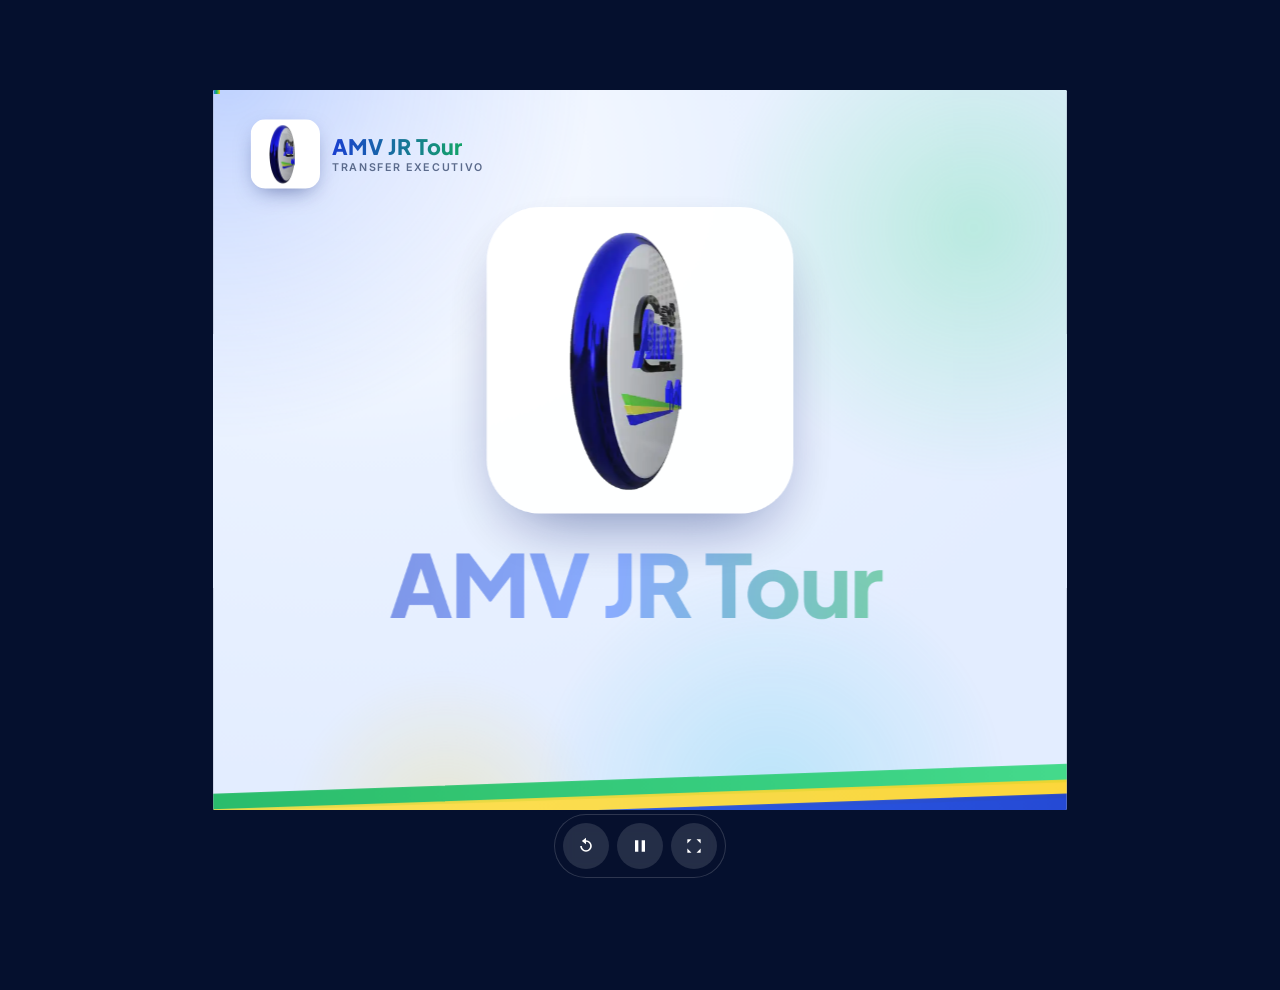
<file: apresentacao-nando/index.html>
<!doctype html>
<html lang="pt-BR">
<head>
<meta charset="UTF-8">
<meta name="viewport" content="width=device-width, initial-scale=1, viewport-fit=cover">
<title>AMV JR Tour | Apresentação</title>
<meta name="description" content="AMV JR Tour — transporte executivo com segurança e conforto para trabalhadores de offshore em Macaé e todo o Rio de Janeiro.">
<meta name="robots" content="noindex, nofollow">
<link rel="preconnect" href="https://fonts.googleapis.com">
<link rel="preconnect" href="https://fonts.gstatic.com" crossorigin>
<link href="https://fonts.googleapis.com/css2?family=Plus+Jakarta+Sans:wght@500;600;700;800&family=Inter:wght@400;500;600&display=swap" rel="stylesheet">
<style>
  :root{
    --blue-900:#0a1c66;
    --blue:#1a3fd0;
    --blue-500:#2f6bff;
    --cyan:#25c6e6;
    --green:#12b357;
    --green-400:#37dc84;
    --yellow:#ffd21f;
    --ink:#0a1330;
    --paper:#eef4ff;
    --font-head:"Plus Jakarta Sans","Inter",system-ui,sans-serif;
    --font-body:"Inter",system-ui,-apple-system,sans-serif;
  }
  *,*::before,*::after{box-sizing:border-box;margin:0;padding:0;}
  html,body{height:100%;background:#05102e;overflow:hidden;font-family:var(--font-body);}
  body{display:flex;align-items:center;justify-content:center;}

  /* ===== Stage 1920x1080 ===== */
  #stage{
    position:relative;
    width:1920px;height:1080px;
    transform-origin:center center;
    overflow:hidden;
    background:var(--paper);
    color:var(--ink);
    border-radius:2px;
  }

  /* ===== Animated background ===== */
  #bg{position:absolute;inset:0;overflow:hidden;background:
      radial-gradient(1200px 900px at 18% 12%, #ffffff 0%, #eaf2ff 45%, #e3edff 100%);}
  .blob{position:absolute;border-radius:50%;filter:blur(10px);opacity:.5;}
  .b1{width:900px;height:900px;left:-260px;top:-320px;
      background:radial-gradient(circle at 35% 35%, rgba(47,107,255,.55), rgba(47,107,255,0) 62%);}
  .b2{width:820px;height:820px;right:-240px;top:-200px;
      background:radial-gradient(circle at 50% 50%, rgba(55,220,132,.5), rgba(55,220,132,0) 62%);}
  .b3{width:760px;height:760px;right:6%;bottom:-320px;
      background:radial-gradient(circle at 50% 50%, rgba(37,198,230,.42), rgba(37,198,230,0) 62%);}
  .b4{width:520px;height:520px;left:8%;bottom:-240px;
      background:radial-gradient(circle at 50% 50%, rgba(255,210,31,.42), rgba(255,210,31,0) 60%);}
  /* road stripe motif */
  #road{position:absolute;left:0;right:0;bottom:0;height:220px;overflow:hidden;pointer-events:none;}
  #road .band{position:absolute;left:-10%;right:-10%;height:26px;border-radius:26px;transform:rotate(-2deg);}
  #road .g{bottom:64px;background:linear-gradient(90deg,var(--green),var(--green-400));opacity:.9;}
  #road .y{bottom:44px;background:linear-gradient(90deg,#ffe14d,var(--yellow));opacity:.9;left:-6%;right:-16%;}
  #road .b{bottom:20px;background:linear-gradient(90deg,var(--blue-500),var(--blue));opacity:.95;left:-12%;right:-4%;}

  /* ===== Persistent brand watermark ===== */
  #brand{position:absolute;top:44px;left:56px;display:flex;align-items:center;gap:18px;z-index:6;}
  #brand img{width:104px;height:104px;border-radius:22px;background:#fff;padding:6px;box-shadow:0 12px 34px -12px rgba(10,28,102,.55);}
  #brand .bt{font-family:var(--font-head);font-weight:800;font-size:32px;letter-spacing:.02em;
    background:linear-gradient(90deg,var(--blue),var(--green));-webkit-background-clip:text;background-clip:text;color:transparent;line-height:1;}
  #brand .bs{font-size:16px;color:#5b6b8c;font-weight:600;letter-spacing:.16em;text-transform:uppercase;margin-top:5px;}

  /* ===== Progress ===== */
  #pbar{position:absolute;left:0;top:0;height:6px;width:0;z-index:8;
    background:linear-gradient(90deg,var(--blue-500),var(--green),var(--yellow));}

  /* ===== Scenes ===== */
  .scene{position:absolute;inset:0;display:none;flex-direction:column;justify-content:center;
    padding:172px 130px 140px;z-index:5;}
  .kick{display:inline-flex;align-items:center;gap:14px;font-family:var(--font-head);font-weight:800;
    font-size:22px;letter-spacing:.16em;text-transform:uppercase;color:var(--blue-500);margin-bottom:26px;}
  .kick::before{content:"";width:46px;height:5px;border-radius:5px;background:linear-gradient(90deg,var(--blue-500),var(--green));}
  .scene h1{font-family:var(--font-head);font-weight:800;font-size:92px;line-height:1.04;letter-spacing:-.02em;max-width:20ch;}
  .scene h2{font-family:var(--font-head);font-weight:800;font-size:74px;line-height:1.06;letter-spacing:-.02em;max-width:22ch;}
  .grad{background:linear-gradient(100deg,var(--blue),var(--blue-500) 45%,var(--green));-webkit-background-clip:text;background-clip:text;color:transparent;}
  .lead{font-size:34px;line-height:1.42;color:#33436a;max-width:34ch;margin-top:30px;font-weight:500;}
  .lead.big{font-size:40px;max-width:32ch;}

  .pills{display:flex;flex-wrap:wrap;gap:22px;margin-top:44px;}
  .pill{display:inline-flex;align-items:center;gap:16px;background:#fff;border:1px solid #dbe6ff;
    border-radius:999px;padding:20px 34px;font-family:var(--font-head);font-weight:700;font-size:34px;color:var(--ink);
    box-shadow:0 16px 40px -22px rgba(10,28,102,.5);}
  .pill .dot{width:20px;height:20px;border-radius:50%;background:var(--green);}
  .pill .dot.b{background:var(--blue-500);}
  .pill .dot.y{background:var(--yellow);}

  .cards{display:grid;grid-template-columns:repeat(4,1fr);gap:30px;margin-top:52px;max-width:1500px;}
  .card{background:#fff;border:1px solid #dbe6ff;border-radius:26px;padding:40px 32px;
    box-shadow:0 24px 60px -30px rgba(10,28,102,.55);}
  .card .ic{width:96px;height:96px;border-radius:24px;display:grid;place-items:center;margin-bottom:26px;
    background:linear-gradient(135deg,rgba(47,107,255,.14),rgba(55,220,132,.16));color:var(--blue);}
  .card .ic svg{width:56px;height:56px;fill:none;stroke:currentColor;stroke-width:2.1;stroke-linecap:round;stroke-linejoin:round;}
  .card h3{font-family:var(--font-head);font-weight:800;font-size:34px;margin-bottom:10px;}
  .card p{font-size:23px;color:#5b6b8c;line-height:1.4;}

  .trio{display:grid;grid-template-columns:repeat(3,1fr);gap:34px;margin-top:56px;max-width:1500px;}
  .stone{background:#fff;border:1px solid #dbe6ff;border-radius:30px;padding:52px 40px;text-align:center;
    box-shadow:0 24px 60px -30px rgba(10,28,102,.55);}
  .stone .ic{width:130px;height:130px;border-radius:50%;margin:0 auto 28px;display:grid;place-items:center;
    background:linear-gradient(135deg,var(--blue-500),var(--green));color:#fff;}
  .stone .ic svg{width:72px;height:72px;fill:none;stroke:currentColor;stroke-width:2.1;stroke-linecap:round;stroke-linejoin:round;}
  .stone h3{font-family:var(--font-head);font-weight:800;font-size:44px;margin-bottom:12px;}
  .stone p{font-size:24px;color:#5b6b8c;line-height:1.4;}

  .airport{width:100%;max-width:1320px;flex:none;margin-top:34px;border-radius:32px;overflow:hidden;
    background:linear-gradient(180deg,#eef5ff,#dfebff);border:1px solid #d3e1ff;
    box-shadow:0 26px 64px -30px rgba(10,28,102,.5);}
  .airport svg{display:block;width:100%;height:auto;}
  #sc-airport h2{font-size:70px;}
  #sc-airport .lead{margin-top:22px;}
  #car,#pax{will-change:transform;}

  .anim{will-change:transform,opacity;}

  /* ===== Intro / outro special ===== */
  .center{align-items:center;text-align:center;justify-content:center;padding:120px;}
  .bigmark{width:460px;height:460px;border-radius:80px;background:#fff;padding:26px;
    box-shadow:0 40px 100px -40px rgba(10,28,102,.6);display:grid;place-items:center;}
  .bigmark img{width:100%;height:100%;object-fit:contain;}
  .intro-title{font-family:var(--font-head);font-weight:800;font-size:130px;letter-spacing:-.02em;margin-top:8px;}
  .intro-title .grad{padding-right:.1em;}
  .tag{font-size:40px;color:#33436a;font-weight:600;max-width:30ch;}
  .chiprow{display:flex;gap:20px;flex-wrap:wrap;justify-content:center;margin-top:16px;}
  .chip{background:#fff;border:1px solid #dbe6ff;border-radius:999px;padding:16px 30px;font-weight:700;font-size:28px;
    font-family:var(--font-head);color:var(--blue);box-shadow:0 16px 40px -24px rgba(10,28,102,.5);}
  .chip.g{color:var(--green);}
  .contact{margin-top:20px;font-size:30px;color:#33436a;font-weight:600;}
  .contact .edit{background:rgba(255,210,31,.28);border-bottom:3px dashed var(--yellow);padding:0 8px;border-radius:6px;}

  .maproute{display:flex;align-items:center;gap:0;margin-top:48px;flex-wrap:wrap;}
  .stop{display:flex;flex-direction:column;align-items:center;gap:12px;}
  .stop .mk{width:104px;height:104px;border-radius:50%;background:#fff;border:5px solid var(--blue-500);
    display:grid;place-items:center;color:var(--blue);box-shadow:0 16px 40px -22px rgba(10,28,102,.5);}
  .stop .mk svg{width:52px;height:52px;fill:none;stroke:currentColor;stroke-width:2.2;}
  .stop .mk.g{border-color:var(--green);color:var(--green);}
  .stop span{font-family:var(--font-head);font-weight:700;font-size:30px;color:var(--ink);}
  .dash{flex:1;min-width:70px;height:8px;border-radius:8px;margin:0 6px 46px;
    background:repeating-linear-gradient(90deg,var(--blue-500) 0 26px,transparent 26px 46px);opacity:.7;}

  /* ===== Controls (live view only) ===== */
  #controls{position:fixed;bottom:22px;left:50%;transform:translateX(-50%);z-index:40;display:flex;gap:8px;
    background:rgba(8,18,46,.7);border:1px solid rgba(255,255,255,.16);border-radius:999px;padding:8px;backdrop-filter:blur(10px);}
  #controls button{width:46px;height:46px;border-radius:50%;border:0;cursor:pointer;background:rgba(255,255,255,.12);
    color:#fff;display:grid;place-items:center;transition:background .15s;}
  #controls button:hover{background:rgba(255,255,255,.26);}
  #controls svg{width:20px;height:20px;fill:#fff;}
  body.recording #controls{display:none;}

  /* ===================== MODO RETRATO (celular 1080x1920) ===================== */
  #stage.portrait #brand{top:48px;left:52px;gap:16px;}
  #stage.portrait #brand img{width:104px;height:104px;}
  #stage.portrait #brand .bt{font-size:30px;}
  #stage.portrait #brand .bs{font-size:14px;}

  #stage.portrait .scene{padding:220px 84px 190px;justify-content:center;}
  #stage.portrait .kick{font-size:24px;margin-bottom:26px;}
  #stage.portrait .kick::before{width:44px;height:6px;}
  #stage.portrait .scene h1{font-size:96px;max-width:13ch;}
  #stage.portrait .scene h2{font-size:82px;max-width:13ch;}
  #stage.portrait .lead{font-size:42px;max-width:22ch;margin-top:36px;}
  #stage.portrait .lead.big{font-size:46px;max-width:20ch;}

  #stage.portrait .pills{gap:22px;margin-top:52px;}
  #stage.portrait .pill{font-size:38px;padding:24px 40px;gap:20px;}
  #stage.portrait .pill .dot{width:26px;height:26px;}

  #stage.portrait .cards{grid-template-columns:repeat(2,1fr);gap:32px;margin-top:64px;max-width:none;}
  #stage.portrait .card{padding:46px 38px;border-radius:30px;}
  #stage.portrait .card .ic{width:118px;height:118px;border-radius:28px;margin-bottom:30px;}
  #stage.portrait .card .ic svg{width:66px;height:66px;}
  #stage.portrait .card h3{font-size:44px;margin-bottom:14px;}
  #stage.portrait .card p{font-size:30px;}

  #stage.portrait .trio{grid-template-columns:1fr;gap:34px;margin-top:64px;max-width:none;}
  #stage.portrait .stone{padding:52px 54px;display:flex;align-items:center;gap:44px;text-align:left;}
  #stage.portrait .stone .ic{width:150px;height:150px;margin:0;flex:none;}
  #stage.portrait .stone .ic svg{width:82px;height:82px;}
  #stage.portrait .stone h3{font-size:56px;margin-bottom:8px;}
  #stage.portrait .stone p{font-size:32px;}
  #stage.portrait .stone .txt{flex:1;}

  #stage.portrait .maproute{flex-direction:column;align-items:flex-start;gap:8px;margin-top:56px;}
  #stage.portrait .stop{flex-direction:row;align-items:center;gap:32px;}
  #stage.portrait .stop .mk{width:120px;height:120px;}
  #stage.portrait .stop .mk svg{width:60px;height:60px;}
  #stage.portrait .stop span{font-size:50px;}
  #stage.portrait .dash{flex:none;width:10px;height:56px;min-width:0;margin:0 0 0 55px;
    background:repeating-linear-gradient(180deg,var(--blue-500) 0 28px,transparent 28px 50px);}

  #stage.portrait .airport{margin-top:56px;border-radius:34px;}

  #stage.portrait .bigmark{width:480px;height:480px;border-radius:84px;padding:30px;}
  #stage.portrait .intro-title{font-size:124px;}
  #stage.portrait .tag{font-size:46px;max-width:18ch;}
  #stage.portrait .chiprow{margin-top:28px;gap:22px;}
  #stage.portrait .chip{font-size:34px;padding:20px 34px;}
  #stage.portrait .contact{font-size:38px;margin-top:28px;}

  #stage.portrait #road{height:300px;}
</style>
</head>
<body>

<div id="stage">
  <div id="bg">
    <div class="blob b1"></div><div class="blob b2"></div><div class="blob b3"></div><div class="blob b4"></div>
    <div id="road"><div class="band g"></div><div class="band y"></div><div class="band b"></div></div>
  </div>

  <div id="pbar"></div>

  <div id="brand">
    <img src="assets/amv-logo.webp" alt="AMV JR Tour">
    <div><div class="bt">AMV JR Tour</div><div class="bs">Transfer Executivo</div></div>
  </div>

  <!-- 1 · INTRO -->
  <section class="scene center">
    <div class="bigmark anim" data-d="0"><img src="assets/amv-logo.webp" alt="AMV JR Tour"></div>
    <div class="intro-title anim" data-d="0.35"><span class="grad">AMV JR Tour</span></div>
    <p class="tag anim" data-d="0.7">Transporte executivo do aeroporto ao seu destino — com <strong>segurança</strong> e <strong>conforto</strong>.</p>
  </section>

  <!-- 2 · QUEM SOMOS -->
  <section class="scene">
    <span class="kick anim" data-d="0">Quem somos</span>
    <h1 class="anim" data-d="0.15">Recebemos quem faz a <span class="grad">energia</span> acontecer</h1>
    <p class="lead big anim" data-d="0.5">Somos especialistas em receber e transportar os trabalhadores de <strong>offshore</strong> que chegam para atuar em Macaé e em toda a região.</p>
  </section>

  <!-- 3 · AEROPORTOS -->
  <section class="scene">
    <span class="kick anim" data-d="0">Recepção nos aeroportos</span>
    <h2 class="anim" data-d="0.15">Esperamos você assim que o <span class="grad">avião pousa</span></h2>
    <div class="maproute">
      <div class="stop anim" data-d="0.5"><span class="mk"><svg viewBox="0 0 24 24"><path d="M12 21s-7-6.3-7-11a7 7 0 0114 0c0 4.7-7 11-7 11z"/><circle cx="12" cy="10" r="2.5"/></svg></span><span>Maricá</span></div>
      <div class="dash anim" data-d="0.65"></div>
      <div class="stop anim" data-d="0.8"><span class="mk g"><svg viewBox="0 0 24 24"><path d="M12 21s-7-6.3-7-11a7 7 0 0114 0c0 4.7-7 11-7 11z"/><circle cx="12" cy="10" r="2.5"/></svg></span><span>Macaé</span></div>
      <div class="dash anim" data-d="0.95"></div>
      <div class="stop anim" data-d="1.1"><span class="mk"><svg viewBox="0 0 24 24"><path d="M12 21s-7-6.3-7-11a7 7 0 0114 0c0 4.7-7 11-7 11z"/><circle cx="12" cy="10" r="2.5"/></svg></span><span>Jacarepaguá</span></div>
    </div>
    <p class="lead anim" data-d="1.35">Recepção pontual, organizada e acolhedora — sem filas, sem espera, sem preocupação.</p>
  </section>

  <!-- 3b · EMBARQUE NO AEROPORTO (cena animada) -->
  <section class="scene" id="sc-airport">
    <span class="kick anim" data-d="0">No aeroporto</span>
    <h2 class="anim" data-d="0.12">Recebemos e <span class="grad">embarcamos</span> você</h2>
    <div class="airport anim" data-d="0.4">
      <svg viewBox="0 0 1400 380" role="img" aria-label="Carro executivo chegando ao aeroporto e embarcando o cliente">
        <!-- avião ao fundo -->
        <g id="plane" fill="#9fb8e6">
          <path d="M0 30 L96 42 L124 30 L102 48 L124 66 L96 56 L0 66 L34 48 Z"/>
          <path d="M78 44 L92 22 L100 24 L92 46 Z"/>
        </g>
        <!-- terminal -->
        <g>
          <rect x="452" y="70" width="20" height="92" fill="#b7cbf7"/>
          <rect x="444" y="52" width="36" height="24" rx="6" fill="#1a3fd0"/>
          <rect x="96" y="150" width="384" height="170" rx="12" fill="#cdddfb" stroke="#a9c6ff" stroke-width="3"/>
          <rect x="150" y="114" width="252" height="42" rx="11" fill="#12b357"/>
          <text x="276" y="143" text-anchor="middle" font-family="Plus Jakarta Sans, sans-serif" font-weight="800" font-size="26" fill="#fff" letter-spacing="2">AEROPORTO</text>
          <g fill="#a9c6ff">
            <rect x="120" y="180" width="56" height="42" rx="6"/>
            <rect x="188" y="180" width="56" height="42" rx="6"/>
            <rect x="360" y="180" width="56" height="42" rx="6"/>
          </g>
          <rect x="250" y="214" width="90" height="106" rx="6" fill="#9fc0ff"/>
          <line x1="295" y1="214" x2="295" y2="320" stroke="#eef4ff" stroke-width="3"/>
        </g>
        <!-- chão / meio-fio / pista -->
        <rect x="0" y="300" width="1400" height="22" fill="#d0def3"/>
        <rect x="0" y="322" width="1400" height="58" fill="#33415f"/>
        <g stroke="#ffd21f" stroke-width="5" stroke-dasharray="48 42"><line x1="0" y1="352" x2="1400" y2="352"/></g>

        <!-- passageiro (sai do terminal e caminha até o carro) -->
        <g id="pax">
          <rect x="384" y="258" width="24" height="42" rx="4" fill="#12b357"/>
          <path d="M397 258 v-9 h9" fill="none" stroke="#0e7d43" stroke-width="4"/>
          <rect x="350" y="270" width="9" height="30" rx="3" fill="#26324f"/>
          <rect x="361" y="270" width="9" height="30" rx="3" fill="#26324f"/>
          <rect x="347" y="228" width="26" height="46" rx="12" fill="#2f6bff"/>
          <circle cx="360" cy="214" r="15" fill="#eab892"/>
        </g>

        <!-- carro executivo (entra pela direita, para no meio-fio) -->
        <g id="car">
          <ellipse cx="720" cy="322" rx="178" ry="12" fill="#0a1330" opacity="0.12"/>
          <path d="M556 296 q2 -34 34 -40 l44 -30 q14 -10 34 -10 h120 q22 0 38 16 l30 26 q40 6 44 40 v6 q0 8 -8 8 H564 q-8 0 -8 -8 Z" fill="#101d3d"/>
          <path d="M648 226 h120 q16 0 28 12 l20 22 H636 l8 -28 q2 -6 4 -6 Z" fill="#1c2c53"/>
          <path d="M660 244 h96 l16 18 H652 Z" fill="#a9c6ff"/>
          <rect x="566" y="280" width="300" height="9" rx="4" fill="#2f6bff"/>
          <rect x="558" y="266" width="15" height="11" rx="3" fill="#ffe14d"/>
          <circle cx="628" cy="316" r="27" fill="#0a1330"/><circle cx="628" cy="316" r="11" fill="#5b6b8c"/>
          <circle cx="812" cy="316" r="27" fill="#0a1330"/><circle cx="812" cy="316" r="11" fill="#5b6b8c"/>
        </g>
      </svg>
    </div>
    <p class="lead anim" data-d="0.55">O carro chega no horário certo e você embarca com tranquilidade — do desembarque até o destino.</p>
  </section>

  <!-- 4 · DESTINOS -->
  <section class="scene">
    <span class="kick anim" data-d="0">Destinos</span>
    <h2 class="anim" data-d="0.15">Levamos a <span class="grad">qualquer lugar</span> por terra</h2>
    <p class="lead big anim" data-d="0.5">Do Rio de Janeiro a outros estados, como a <strong>Bahia</strong>. A solução ideal para quem tem receio de viajar de avião e prefere a segurança do transporte terrestre.</p>
    <div class="pills">
      <span class="pill anim" data-d="0.9"><span class="dot b"></span>Todo o estado do RJ</span>
      <span class="pill anim" data-d="1.05"><span class="dot"></span>Viagens interestaduais</span>
      <span class="pill anim" data-d="1.2"><span class="dot y"></span>Porta a porta</span>
    </div>
  </section>

  <!-- 5 · FROTA -->
  <section class="scene">
    <span class="kick anim" data-d="0">Nosso diferencial</span>
    <h2 class="anim" data-d="0.15">Uma frota <span class="grad">completa</span> para cada necessidade</h2>
    <div class="cards">
      <div class="card anim" data-d="0.5">
        <span class="ic"><svg viewBox="0 0 24 24"><path d="M3 13l2-5a2 2 0 012-1.3h10A2 2 0 0119 8l2 5v4a1 1 0 01-1 1h-2a1 1 0 01-1-1v-1H7v1a1 1 0 01-1 1H4a1 1 0 01-1-1z"/><circle cx="7.5" cy="14.5" r="1.3"/><circle cx="16.5" cy="14.5" r="1.3"/></svg></span>
        <h3>Executivos</h3><p>Conforto premium para o dia a dia.</p>
      </div>
      <div class="card anim" data-d="0.65">
        <span class="ic"><svg viewBox="0 0 24 24"><path d="M12 3l7 3v5c0 4.5-3 7.6-7 9-4-1.4-7-4.5-7-9V6z"/><path d="M9.2 12l2 2 3.6-4"/></svg></span>
        <h3>Blindados</h3><p>Segurança reforçada para a viagem.</p>
      </div>
      <div class="card anim" data-d="0.8">
        <span class="ic"><svg viewBox="0 0 24 24"><rect x="3" y="5" width="18" height="12" rx="2.4"/><path d="M3 10h18"/><circle cx="7.5" cy="19" r="1.4"/><circle cx="16.5" cy="19" r="1.4"/></svg></span>
        <h3>Ônibus</h3><p>Para transportar equipes inteiras.</p>
      </div>
      <div class="card anim" data-d="0.95">
        <span class="ic"><svg viewBox="0 0 24 24"><path d="M3 8a2 2 0 012-2h9l5 4v6a1 1 0 01-1 1H5a2 2 0 01-2-2z"/><path d="M14 6v4h5"/><circle cx="7.5" cy="17" r="1.3"/><circle cx="16" cy="17" r="1.3"/></svg></span>
        <h3>Vans</h3><p>Grupos com agilidade e economia.</p>
      </div>
    </div>
  </section>

  <!-- 6 · MOTORISTAS MULHERES -->
  <section class="scene">
    <span class="kick anim" data-d="0">Conforto & acolhimento</span>
    <h2 class="anim" data-d="0.15">Motoristas <span class="grad">mulheres</span> para as trabalhadoras</h2>
    <p class="lead big anim" data-d="0.5">Pensando no bem-estar das profissionais, oferecemos <strong>motoristas mulheres</strong> — mais tranquilidade, respeito e comodidade em cada trajeto.</p>
    <div class="pills">
      <span class="pill anim" data-d="0.9"><span class="dot"></span>Mais segurança para elas</span>
      <span class="pill anim" data-d="1.05"><span class="dot b"></span>Também no dia a dia na cidade do RJ</span>
    </div>
  </section>

  <!-- 7 · PILARES -->
  <section class="scene">
    <span class="kick anim" data-d="0">Nossos pilares</span>
    <h2 class="anim" data-d="0.12">Cada viagem guiada por três compromissos</h2>
    <div class="trio">
      <div class="stone anim" data-d="0.45">
        <span class="ic"><svg viewBox="0 0 24 24"><path d="M12 3l7 3v5c0 4.6-3 7.8-7 9-4-1.2-7-4.4-7-9V6z"/><path d="M9 12l2 2 4-4.5"/></svg></span>
        <div class="txt"><h3>Segurança</h3><p>Motoristas experientes e veículos revisados.</p></div>
      </div>
      <div class="stone anim" data-d="0.6">
        <span class="ic"><svg viewBox="0 0 24 24"><path d="M5 11V8a3 3 0 013-3h8a3 3 0 013 3v3"/><path d="M4 12h16a1 1 0 011 1v3a2 2 0 01-2 2H5a2 2 0 01-2-2v-3a1 1 0 011-1z"/><path d="M7 18v2M17 18v2"/></svg></span>
        <div class="txt"><h3>Conforto</h3><p>Uma viagem tranquila, do embarque ao destino.</p></div>
      </div>
      <div class="stone anim" data-d="0.75">
        <span class="ic"><svg viewBox="0 0 24 24"><circle cx="12" cy="12" r="8"/><path d="M12 8v4l3 2"/></svg></span>
        <div class="txt"><h3>Pontualidade</h3><p>Presentes na hora certa, sempre.</p></div>
      </div>
    </div>
  </section>

  <!-- 8 · PARCERIA -->
  <section class="scene">
    <span class="kick anim" data-d="0">Parceria com Macaé</span>
    <h2 class="anim" data-d="0.15">Ao lado da <span class="grad">Prefeitura</span>, servindo o offshore</h2>
    <p class="lead big anim" data-d="0.5">Com o apoio da Prefeitura de Macaé, queremos levar esse serviço às <strong>empresas de offshore</strong> da região — transporte de qualidade para quem move a economia da nossa cidade.</p>
    <div class="pills">
      <span class="pill anim" data-d="0.95"><span class="dot b"></span>Geração de empregos locais</span>
      <span class="pill anim" data-d="1.1"><span class="dot"></span>Profissionalismo e confiança</span>
    </div>
  </section>

  <!-- 9 · ENCERRAMENTO -->
  <section class="scene center">
    <div class="bigmark anim" data-d="0"><img src="assets/amv-logo.webp" alt="AMV JR Tour"></div>
    <div class="intro-title anim" data-d="0.3" style="font-size:96px;"><span class="grad">Vamos juntos!</span></div>
    <p class="tag anim" data-d="0.6">Conte com a AMV JR Tour para transportar o seu pessoal com segurança e conforto.</p>
    <div class="chiprow anim" data-d="0.9">
      <span class="chip g">🚐 Frota completa</span>
      <span class="chip">👩‍✈️ Motoristas mulheres</span>
    </div>
    <p class="contact anim" data-d="1.1">Fale com o <strong>Fernando</strong> &nbsp;·&nbsp; 📱 WhatsApp <strong>(21)&nbsp;97239-3816</strong></p>
  </section>

</div>

<div id="controls">
  <button id="c-restart" aria-label="Reiniciar"><svg viewBox="0 0 24 24"><path d="M12 5V2L7 6l5 4V7a5 5 0 11-5 5H5a7 7 0 107-7z"/></svg></button>
  <button id="c-play" aria-label="Play/Pause"><svg viewBox="0 0 24 24"><path d="M8 5v14l11-7z"/></svg></button>
  <button id="c-full" aria-label="Tela cheia"><svg viewBox="0 0 24 24"><path d="M4 9V4h5M20 9V4h-5M4 15v5h5M20 15v5h-5"/></svg></button>
</div>

<script>
(function(){
  var stage = document.getElementById('stage');
  var scenes = Array.prototype.slice.call(document.querySelectorAll('.scene'));
  var pbar = document.getElementById('pbar');
  var bg = document.getElementById('bg');

  // Duração de cada cena (segundos)
  // 0 intro · 1 quem somos · 2 aeroportos · 3 embarque(carro) · 4 destinos
  // 5 frota · 6 motoristas · 7 pilares · 8 parceria · 9 encerramento
  var DUR = [5.2, 5.6, 6.4, 6.6, 6.4, 6.8, 6.2, 6.4, 6.4, 6.0];
  var FADE_IN = 0.5, FADE_OUT = 0.45;
  var starts = [], acc = 0;
  for (var i=0;i<scenes.length;i++){ starts.push(acc); acc += DUR[i]; }
  var TOTAL = acc;
  window.__total = TOTAL;

  function clamp(v,a,b){ return v<a?a:(v>b?b:v); }
  function easeOut(p){ return 1 - Math.pow(1-p, 3); }
  function easeInOut(p){ return p<0.5 ? 2*p*p : 1 - Math.pow(-2*p+2,2)/2; }

  // ===== Cena animada: carro chegando ao aeroporto e embarque =====
  var _car, _pax, _plane;
  function airport(lt){
    if(!_car){ _car=document.getElementById('car'); _pax=document.getElementById('pax'); _plane=document.getElementById('plane'); }
    if(!_car) return;
    // avião cruzando ao fundo (0 -> 3.2s)
    if(_plane){
      var pl = clamp(lt/3.2,0,1);
      _plane.setAttribute('transform','translate('+(1320-1460*pl).toFixed(1)+','+(pl*18).toFixed(1)+')');
      _plane.style.opacity=(pl<0.85?1:Math.max(0,(1-pl)/0.15)).toFixed(2);
    }
    // carro entra pela direita e para no meio-fio (0 -> 2.3s)
    var carP = easeOut(clamp(lt/2.3,0,1));
    _car.setAttribute('transform','translate('+(900*(1-carP)).toFixed(1)+',0)');
    // passageiro sai do terminal e caminha até o carro (2.4 -> 4.3s)
    var wp = clamp((lt-2.4)/1.9,0,1);
    var px = 200*easeInOut(wp);
    var bob = (wp>0 && wp<1) ? Math.sin(wp*Math.PI*7)*4 : 0;
    var pOp = 1;
    if(lt<2.05) pOp=0; else if(lt<2.4) pOp=(lt-2.05)/0.35;
    if(lt>4.35) pOp=Math.max(0,1-(lt-4.35)/0.55);   // "entra" no carro
    _pax.setAttribute('transform','translate('+px.toFixed(1)+','+bob.toFixed(1)+')');
    _pax.style.opacity=pOp.toFixed(2);
  }

  function render(t){
    t = clamp(t, 0, TOTAL - 0.0001);
    for (var i=0;i<scenes.length;i++){
      var s = scenes[i], st = starts[i], du = DUR[i];
      if (t >= st - 0.0001 && t < st + du){
        if (s.style.display !== 'flex') s.style.display = 'flex';
        var lt = t - st, o = 1;
        if (lt < FADE_IN) o = lt / FADE_IN;
        if (lt > du - FADE_OUT) o = Math.min(o, Math.max(0,(du - lt)/FADE_OUT));
        s.style.opacity = o.toFixed(3);
        if (s.id === 'sc-airport') airport(lt);
        var els = s.querySelectorAll('.anim');
        for (var j=0;j<els.length;j++){
          var a = els[j], d = parseFloat(a.getAttribute('data-d')||'0');
          var p = easeOut(clamp((lt - d)/0.6, 0, 1));
          a.style.opacity = p.toFixed(3);
          a.style.transform = 'translateY(' + ((1-p)*30).toFixed(1) + 'px)';
        }
      } else if (s.style.display !== 'none'){
        s.style.display = 'none';
      }
    }
    pbar.style.width = (t / TOTAL * 100).toFixed(2) + '%';
    // leve movimento no fundo
    var drift = Math.sin(t*0.25) * 26;
    bg.style.transform = 'translate3d(' + drift.toFixed(1) + 'px,' + (Math.cos(t*0.2)*16).toFixed(1) + 'px,0) scale(1.06)';
  }
  window.__seek = render;

  // ===== Formato (retrato/paisagem) e ajuste de escala =====
  var params = new URLSearchParams(location.search);
  var recording = params.get('record') === '1';
  var fmt = params.get('format');
  if (!fmt) fmt = (window.innerHeight > window.innerWidth) ? 'portrait' : 'landscape';
  var STW = fmt === 'portrait' ? 1080 : 1920;
  var STH = fmt === 'portrait' ? 1920 : 1080;
  if (fmt === 'portrait') stage.classList.add('portrait');
  stage.style.width = STW + 'px';
  stage.style.height = STH + 'px';
  if (recording) document.body.classList.add('recording');
  function fit(){
    if (recording){ stage.style.transform = 'scale(1)'; return; }
    var s = Math.min(window.innerWidth/STW, window.innerHeight/STH);
    stage.style.transform = 'scale(' + s + ')';
  }
  window.addEventListener('resize', fit);
  fit();

  render(0);

  // ===== Reprodução ao vivo =====
  var playing = false, last = 0, cur = 0, raf = null;
  function loop(ts){
    if (!playing) return;
    if (!last) last = ts;
    var dt = (ts - last)/1000; last = ts;
    cur += dt;
    if (cur >= TOTAL + 1.0){ cur = 0; } // pequena pausa e recomeça
    render(Math.min(cur, TOTAL - 0.001));
    raf = requestAnimationFrame(loop);
  }
  function play(){ if(playing) return; playing = true; last = 0; raf = requestAnimationFrame(loop); setIcon(true); }
  function pause(){ playing = false; if(raf) cancelAnimationFrame(raf); setIcon(false); }
  function setIcon(p){
    document.querySelector('#c-play svg').innerHTML = p
      ? '<path d="M6 5h4v14H6zM14 5h4v14h-4z"/>'
      : '<path d="M8 5v14l11-7z"/>';
  }
  document.getElementById('c-play').addEventListener('click', function(){ playing ? pause() : play(); });
  document.getElementById('c-restart').addEventListener('click', function(){ cur = 0; render(0); if(!playing) {} });
  document.getElementById('c-full').addEventListener('click', function(){
    if (!document.fullscreenElement){ (document.documentElement.requestFullscreen||function(){}).call(document.documentElement); }
    else { document.exitFullscreen(); }
  });
  document.addEventListener('keydown', function(e){
    if (e.key === ' '){ e.preventDefault(); playing ? pause() : play(); }
    else if (e.key.toLowerCase() === 'f'){ document.getElementById('c-full').click(); }
    else if (e.key.toLowerCase() === 'r'){ cur = 0; render(0); }
  });

  // Autoplay na visualização (não no modo gravação)
  if (!recording){ setTimeout(play, 600); }
})();
</script>
</body>
</html>
</file>
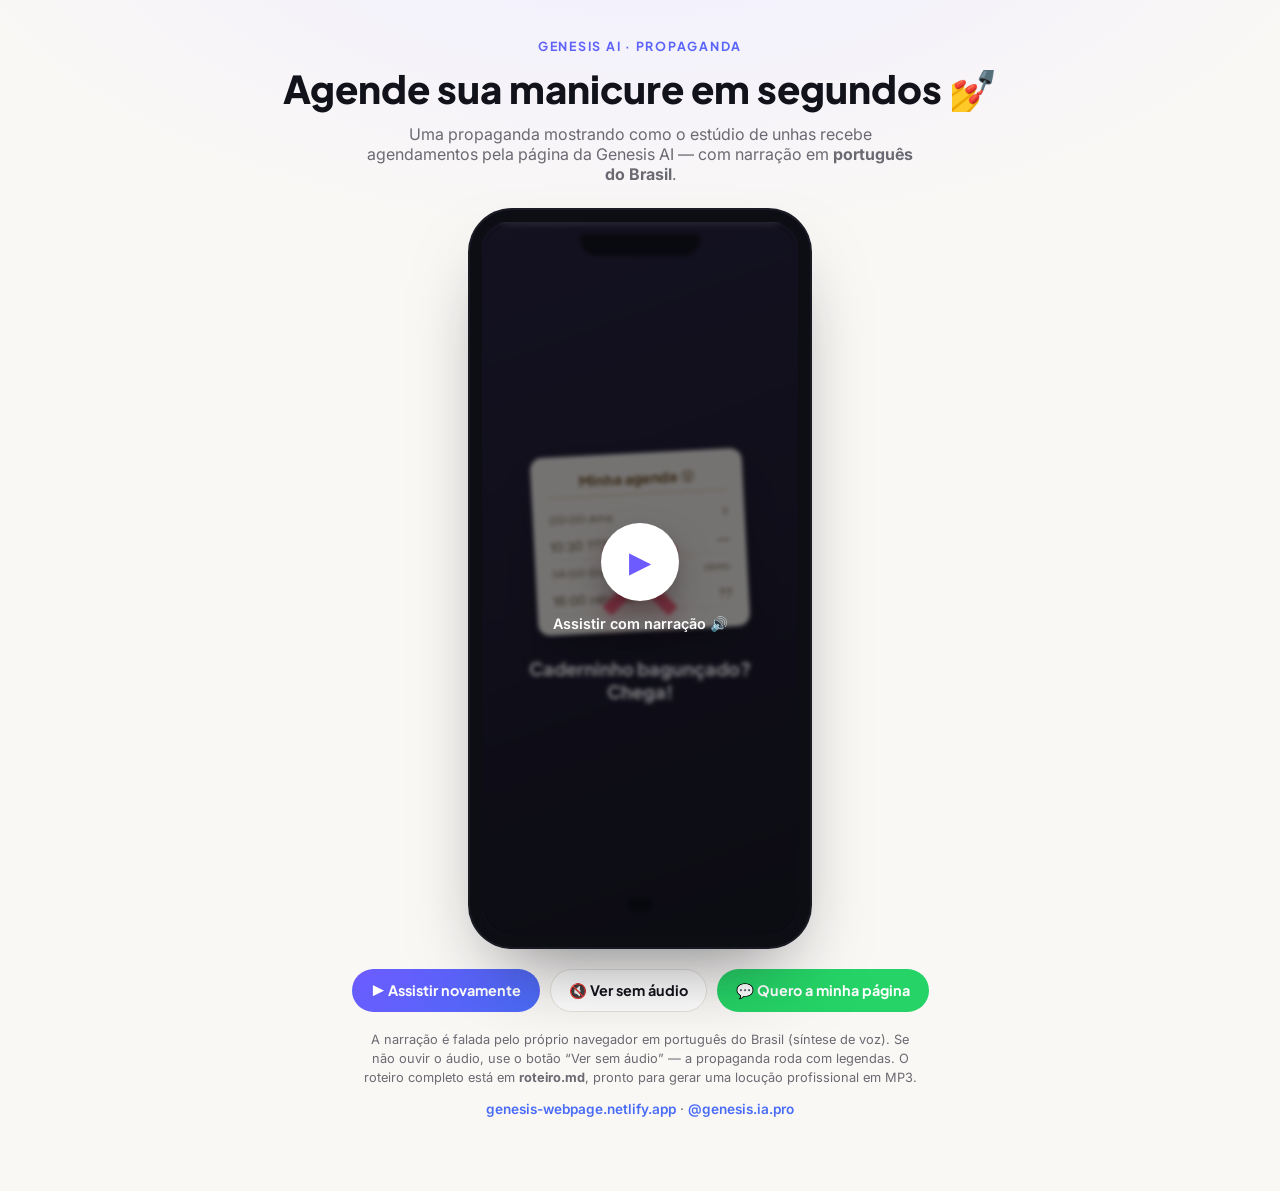
<file: propaganda-manicure/index.html>
<!doctype html>
<html lang="pt-BR">
<head>
<meta charset="UTF-8">
<meta name="viewport" content="width=device-width, initial-scale=1">
<title>Genesis AI · Propaganda — Agendamento de Manicure</title>
<meta name="description" content="Propaganda da Genesis AI mostrando o agendamento de manicure pela landing page, com narração em português do Brasil.">
<link rel="preconnect" href="https://fonts.googleapis.com">
<link rel="preconnect" href="https://fonts.gstatic.com" crossorigin>
<link href="https://fonts.googleapis.com/css2?family=Inter:wght@400;500;600;700&family=Plus+Jakarta+Sans:wght@600;700;800&display=swap" rel="stylesheet">
<style>
  :root{
    --ink:#12121a; --paper:#faf8f5; --muted:#6b6a72; --line:#e6e2d8;
    --accent-1:#6d5bff; --accent-2:#4a6cf7; --grad:linear-gradient(135deg,#6d5bff,#4a6cf7);
    --whatsapp:#25d366;
    --head:"Plus Jakarta Sans","Inter",system-ui,sans-serif;
    --body:"Inter",system-ui,-apple-system,sans-serif;
  }
  *{box-sizing:border-box}
  body{margin:0;font-family:var(--body);color:var(--ink);
    background:radial-gradient(1200px 600px at 50% -10%,#efedff, #faf8f5 60%);
    min-height:100vh;-webkit-font-smoothing:antialiased}
  .page{max-width:900px;margin:0 auto;padding:38px 20px 60px;text-align:center}
  .kicker{font-family:var(--head);font-weight:700;font-size:.78rem;letter-spacing:.14em;text-transform:uppercase;
    background:var(--grad);-webkit-background-clip:text;background-clip:text;color:transparent;margin:0 0 10px}
  h1{font-family:var(--head);font-weight:800;font-size:clamp(1.6rem,4vw,2.4rem);margin:0 0 10px}
  .lead{color:var(--muted);max-width:560px;margin:0 auto 26px}

  /* Phone (9:16) */
  .stage{display:flex;justify-content:center}
  .phone{position:relative;width:min(340px,86vw);aspect-ratio:9/19.5;background:#0d0d14;border-radius:42px;
    padding:12px;box-shadow:0 40px 80px -30px rgba(18,18,26,.55),0 0 0 2px #1c1c26;overflow:hidden}
  .screen{position:relative;width:100%;height:100%;border-radius:32px;overflow:hidden;background:#12121a}
  .notch{position:absolute;top:12px;left:50%;transform:translateX(-50%);width:120px;height:22px;background:#0d0d14;border-radius:0 0 16px 16px;z-index:40}

  .scene{position:absolute;inset:0;display:flex;flex-direction:column;align-items:center;justify-content:center;
    padding:34px 22px;opacity:0;transform:scale(1.04);transition:opacity .5s ease,transform .5s ease;pointer-events:none}
  .scene.on{opacity:1;transform:scale(1);pointer-events:auto}
  .scene h2{font-family:var(--head);font-weight:800;line-height:1.1;margin:0}

  /* Scene 0 — caderninho */
  .s0{background:linear-gradient(160deg,#241f3a,#12121a);color:#fff}
  .note{width:78%;background:#fbf7ee;color:#333;border-radius:12px;padding:16px 16px 20px;transform:rotate(-3deg);
    box-shadow:0 20px 40px -18px rgba(0,0,0,.6);font-family:var(--body)}
  .note .cab{font-family:var(--head);font-weight:800;color:#7a5c2e;border-bottom:2px solid #e6d9bd;padding-bottom:6px;margin-bottom:8px;font-size:.9rem}
  .note .l{display:flex;justify-content:space-between;font-size:.82rem;padding:5px 0;border-bottom:1px dashed #ddceac;color:#6b5a3a}
  .note .l.scratch{text-decoration:line-through;opacity:.6}
  .bigx{position:absolute;font-size:8rem;font-weight:900;color:#ff5470;opacity:0;transform:scale(.4);transition:.5s;text-shadow:0 8px 24px rgba(255,84,112,.5)}
  .s0.on .bigx{opacity:.92;transform:scale(1);transition-delay:.9s}
  .s0 .cap{margin-top:26px;font-family:var(--head);font-weight:800;font-size:1.15rem;color:#fff}

  /* Scene 1 — landing page hero */
  .s1{background:var(--grad);color:#fff}
  .miniapp{width:100%;background:#fff;color:var(--ink);border-radius:18px;overflow:hidden;box-shadow:0 24px 50px -22px rgba(0,0,0,.5);text-align:left}
  .miniapp .bar{background:#f1eee7;padding:8px 12px;display:flex;gap:5px;align-items:center}
  .miniapp .bar span{width:8px;height:8px;border-radius:50%;background:#cfc9bd}
  .miniapp .bar .url{margin-left:8px;font-size:.62rem;color:#8a8578;background:#fff;border-radius:6px;padding:3px 8px}
  .miniapp .hero{padding:18px 16px 20px;background:linear-gradient(160deg,#fff,#f4f1ff)}
  .miniapp .tag{font-family:var(--head);font-weight:800;font-size:.6rem;letter-spacing:.12em;text-transform:uppercase;color:var(--accent-1)}
  .miniapp .hero h3{font-family:var(--head);font-weight:800;font-size:1.15rem;margin:6px 0 8px;line-height:1.12}
  .miniapp .hero p{font-size:.72rem;color:var(--muted);margin:0 0 12px}
  .btn-wa{display:inline-flex;align-items:center;gap:7px;background:var(--whatsapp);color:#fff;font-family:var(--head);font-weight:700;
    font-size:.72rem;padding:9px 14px;border-radius:999px}
  .s1 .cap{margin-top:18px;font-weight:700;font-size:.92rem;max-width:90%;opacity:.95}

  /* Scene 2 — booking flow */
  .s2{background:#f4f1ff;color:var(--ink)}
  .s2 .title{font-family:var(--head);font-weight:800;font-size:1rem;margin-bottom:14px}
  .flow{width:100%;display:grid;gap:10px}
  .step{background:#fff;border:1px solid var(--line);border-radius:14px;padding:12px 14px;display:flex;align-items:center;gap:11px;
    text-align:left;opacity:.3;transform:translateY(8px);transition:.45s}
  .step.act{opacity:1;transform:none;border-color:transparent;box-shadow:0 14px 30px -18px rgba(109,91,255,.6)}
  .step .ic{flex:none;width:34px;height:34px;border-radius:10px;display:grid;place-items:center;font-size:1.1rem;background:#efedff}
  .step.act .ic{background:var(--grad);color:#fff}
  .step .tx{font-size:.78rem}
  .step .tx b{font-family:var(--head);display:block;font-size:.84rem}
  .step .tx span{color:var(--muted)}
  .step .val{margin-left:auto;font-family:var(--head);font-weight:800;font-size:.9rem;color:var(--accent-1)}
  .step .chk{margin-left:auto;color:var(--whatsapp);font-weight:800}

  /* Scene 3 — badges */
  .s3{background:linear-gradient(160deg,#12121a,#241f3a);color:#fff;gap:16px}
  .s3 h2{font-size:1.25rem;margin-bottom:6px}
  .badges{display:grid;gap:12px;width:100%}
  .badge{background:rgba(255,255,255,.07);border:1px solid rgba(255,255,255,.14);border-radius:14px;padding:14px 16px;
    display:flex;align-items:center;gap:12px;font-family:var(--head);font-weight:700;font-size:.95rem;
    opacity:0;transform:translateX(-14px);transition:.5s}
  .s3.on .badge{opacity:1;transform:none}
  .s3.on .badge:nth-child(2){transition-delay:.5s}
  .badge .ic{width:34px;height:34px;border-radius:9px;background:var(--grad);display:grid;place-items:center}

  /* Scene 4 — agenda enchendo */
  .s4{background:#fff;color:var(--ink)}
  .s4 .title{font-family:var(--head);font-weight:800;font-size:1rem;margin-bottom:4px}
  .s4 .subttl{font-size:.72rem;color:var(--muted);margin-bottom:14px}
  .agenda{width:100%;display:grid;gap:8px}
  .slot{display:flex;align-items:center;gap:10px;background:#f4f1ff;border-radius:11px;padding:9px 12px;font-size:.78rem;
    opacity:0;transform:translateY(8px);transition:.4s}
  .agenda.go .slot{opacity:1;transform:none}
  .slot .h{font-family:var(--head);font-weight:800;color:var(--accent-1);width:52px}
  .slot .n{flex:1;text-align:left;color:#33323b}
  .slot .ok{width:22px;height:22px;border-radius:50%;background:var(--whatsapp);color:#fff;display:grid;place-items:center;font-size:.72rem;font-weight:800}

  /* Scene 5 — CTA final */
  .s5{background:var(--grad);color:#fff;gap:14px}
  .logo{display:flex;align-items:center;gap:12px;font-family:var(--head);font-weight:800;font-size:1.6rem}
  .logo .mk{width:52px;height:52px;border-radius:14px;background:rgba(255,255,255,.16);display:grid;place-items:center;font-size:1.6rem}
  .s5 p{margin:0;font-weight:600;opacity:.95;max-width:88%}
  .s5 .wa-cta{display:inline-flex;align-items:center;gap:9px;background:#fff;color:#1ea952;font-family:var(--head);font-weight:800;
    padding:13px 22px;border-radius:999px;text-decoration:none;box-shadow:0 16px 34px -14px rgba(0,0,0,.5)}
  .s5 .handle{font-weight:700;font-size:.9rem;opacity:.92}

  /* subtitle + controls */
  .subtitle{position:absolute;left:0;right:0;bottom:18px;z-index:45;padding:0 18px;pointer-events:none}
  .subtitle span{display:inline-block;background:rgba(8,8,14,.72);color:#fff;font-weight:600;font-size:.82rem;line-height:1.35;
    padding:8px 13px;border-radius:12px;backdrop-filter:blur(4px);max-width:92%}
  .veil{position:absolute;inset:0;z-index:50;background:rgba(8,8,14,.55);display:flex;flex-direction:column;
    align-items:center;justify-content:center;gap:14px;backdrop-filter:blur(2px);transition:.4s}
  .veil.hidden{opacity:0;visibility:hidden}
  .play{width:78px;height:78px;border-radius:50%;border:none;background:#fff;color:var(--accent-1);font-size:1.8rem;cursor:pointer;
    display:grid;place-items:center;box-shadow:0 16px 40px -12px rgba(0,0,0,.6);transition:transform .2s}
  .play:hover{transform:scale(1.06)}
  .veil p{color:#fff;font-weight:600;margin:0;font-size:.9rem}
  .progress{position:absolute;top:0;left:0;right:0;height:4px;z-index:46;background:rgba(255,255,255,.16)}
  .progress i{display:block;height:100%;width:0;background:#fff;transition:width .4s linear}

  .controls{display:flex;gap:10px;justify-content:center;flex-wrap:wrap;margin-top:22px}
  .controls button,.controls a{font-family:var(--head);font-weight:700;font-size:.9rem;padding:11px 18px;border-radius:999px;
    border:1px solid var(--line);background:#fff;color:var(--ink);cursor:pointer;text-decoration:none;display:inline-flex;align-items:center;gap:8px}
  .controls .primary{background:var(--grad);color:#fff;border-color:transparent}
  .controls .wa{background:var(--whatsapp);color:#fff;border-color:transparent}
  .note-audio{color:var(--muted);font-size:.8rem;max-width:560px;margin:18px auto 0;line-height:1.5}
  .links{margin-top:14px;font-size:.85rem;color:var(--muted)}
  .links a{color:var(--accent-2);font-weight:600;text-decoration:none}
</style>
</head>
<body>
<div class="page">
  <p class="kicker">Genesis AI · Propaganda</p>
  <h1>Agende sua manicure em segundos 💅</h1>
  <p class="lead">Uma propaganda mostrando como o estúdio de unhas recebe agendamentos pela página da Genesis AI — com narração em <strong>português do Brasil</strong>.</p>

  <div class="stage">
    <div class="phone">
      <div class="screen" id="screen">
        <div class="notch"></div>
        <div class="progress"><i id="bar"></i></div>

        <!-- Scene 0 -->
        <section class="scene s0" data-i="0">
          <div class="note">
            <div class="cab">Minha agenda 😵</div>
            <div class="l scratch"><span>09:00 Ana</span><span>?</span></div>
            <div class="l"><span>10:30 ?????</span><span>—</span></div>
            <div class="l scratch"><span>14:00 Bia</span><span>rem.</span></div>
            <div class="l"><span>16:00 rabisco</span><span>??</span></div>
          </div>
          <div class="bigx">✕</div>
          <div class="cap">Caderninho bagunçado? Chega!</div>
        </section>

        <!-- Scene 1 -->
        <section class="scene s1" data-i="1">
          <div class="miniapp">
            <div class="bar"><span></span><span></span><span></span><span class="url">studiodeunhas.com.br</span></div>
            <div class="hero">
              <p class="tag">Studio de Unhas · Genesis AI</p>
              <h3>Unhas impecáveis, do seu jeito.</h3>
              <p>Escolha o serviço e agende o seu horário em segundos.</p>
              <span class="btn-wa">💬 Agendar pelo WhatsApp</span>
            </div>
          </div>
          <p class="cap">Sua página profissional no ar ✨</p>
        </section>

        <!-- Scene 2 -->
        <section class="scene s2" data-i="2">
          <div class="title">Agende em 3 toques</div>
          <div class="flow">
            <div class="step" data-s="0"><span class="ic">💅</span><span class="tx"><b>Escolha o serviço</b><span>Alongamento em gel</span></span></div>
            <div class="step" data-s="1"><span class="ic">💰</span><span class="tx"><b>Veja o valor</b><span>na hora, sem surpresa</span></span><span class="val">R$ 120</span></div>
            <div class="step" data-s="2"><span class="ic">🗓️</span><span class="tx"><b>Confirme o horário</b><span>Sábado, 14h00</span></span><span class="chk">✓</span></div>
          </div>
        </section>

        <!-- Scene 3 -->
        <section class="scene s3" data-i="3">
          <h2>Simples de verdade</h2>
          <div class="badges">
            <div class="badge"><span class="ic">🚫</span>Sem aplicativo complicado</div>
            <div class="badge"><span class="ic">💸</span>Sem mensalidade escondida</div>
          </div>
        </section>

        <!-- Scene 4 -->
        <section class="scene s4" data-i="4">
          <div class="title">Agenda cheia 🎉</div>
          <div class="subttl">Sua semana enquanto você trabalha</div>
          <div class="agenda" id="agenda">
            <div class="slot"><span class="h">Qui 9h</span><span class="n">Camila · Esmaltação</span><span class="ok">✓</span></div>
            <div class="slot"><span class="h">Qui 11h</span><span class="n">Duda · Alongamento</span><span class="ok">✓</span></div>
            <div class="slot"><span class="h">Sex 15h</span><span class="n">Rafa · Manutenção</span><span class="ok">✓</span></div>
            <div class="slot"><span class="h">Sáb 14h</span><span class="n">Nova cliente · Gel</span><span class="ok">✓</span></div>
          </div>
        </section>

        <!-- Scene 5 -->
        <section class="scene s5" data-i="5">
          <div class="logo"><span class="mk">G</span>Genesis AI</div>
          <p>Sua manicure com cara de profissional.</p>
          <a class="wa-cta" href="https://wa.me/5521996816846?text=Ol%C3%A1!%20Quero%20uma%20p%C3%A1gina%20com%20agendamento%20para%20o%20meu%20est%C3%BAdio%20de%20unhas." target="_blank" rel="noopener">💬 Chamar no WhatsApp</a>
          <span class="handle">@genesis.ia.pro · (21) 99681-6846</span>
        </section>

        <div class="subtitle"><span id="sub"></span></div>

        <div class="veil" id="veil">
          <button class="play" id="play" aria-label="Assistir com narração">▶</button>
          <p>Assistir com narração 🔊</p>
        </div>
      </div>
    </div>
  </div>

  <div class="controls">
    <button class="primary" id="replay">▶ Assistir novamente</button>
    <button id="mute">🔇 Ver sem áudio</button>
    <a class="wa" href="https://wa.me/5521996816846?text=Ol%C3%A1!%20Quero%20uma%20p%C3%A1gina%20com%20agendamento%20para%20o%20meu%20est%C3%BAdio%20de%20unhas." target="_blank" rel="noopener">💬 Quero a minha página</a>
  </div>

  <p class="note-audio">A narração é falada pelo próprio navegador em português do Brasil (síntese de voz). Se não ouvir o áudio, use o botão “Ver sem áudio” — a propaganda roda com legendas. O roteiro completo está em <strong>roteiro.md</strong>, pronto para gerar uma locução profissional em MP3.</p>
  <p class="links">
    <a href="https://genesis-webpage.netlify.app/" target="_blank" rel="noopener">genesis-webpage.netlify.app</a> ·
    <a href="https://www.instagram.com/genesis.ia.pro" target="_blank" rel="noopener">@genesis.ia.pro</a>
  </p>
</div>

<script>
// Roteiro sincronizado: cada segmento tem cena, texto (legenda/fala) e duração de reserva (ms) caso não haja áudio.
const script = [
  { i:0, text:'Você é manicure e ainda anota os horários no caderninho? Chega disso!', ms:5200 },
  { i:1, text:'Com a Genesis AI, o seu estúdio de unhas ganha uma página profissional na internet.', ms:5200 },
  { i:2, text:'A cliente entra pelo celular, escolhe o serviço, vê os valores e agenda o horário na hora, direto pelo WhatsApp.', ms:8200 },
  { i:3, text:'Sem aplicativo complicado, sem mensalidade escondida.', ms:4200 },
  { i:4, text:'É a sua manicure com cara de profissional, atraindo clientes enquanto você trabalha.', ms:6000 },
  { i:5, text:'Genesis AI. Chame no WhatsApp e peça a sua página hoje mesmo!', ms:5200 },
];

const scenes = [...document.querySelectorAll('.scene')];
const sub = document.getElementById('sub');
const bar = document.getElementById('bar');
const veil = document.getElementById('veil');
let useAudio = true, running = false, timers = [], ptVoice = null;

function pickVoice(){
  const vs = speechSynthesis.getVoices() || [];
  ptVoice = vs.find(v=>/pt[-_]?BR/i.test(v.lang)) || vs.find(v=>/^pt/i.test(v.lang)) || null;
}
if('speechSynthesis' in window){
  pickVoice();
  speechSynthesis.onvoiceschanged = pickVoice;
}

function showScene(i){
  scenes.forEach(s=> s.classList.toggle('on', +s.dataset.i===i));
  if(i===2) animateFlow();
  if(i===4) document.getElementById('agenda').classList.add('go');
}
function animateFlow(){
  const steps=[...document.querySelectorAll('.s2 .step')];
  steps.forEach(s=>s.classList.remove('act'));
  steps.forEach((s,k)=> timers.push(setTimeout(()=>s.classList.add('act'), 700+k*1900)));
}
function resetVisuals(){
  document.getElementById('agenda').classList.remove('go');
  document.querySelectorAll('.s2 .step').forEach(s=>s.classList.remove('act'));
}
function clearAll(){ timers.forEach(clearTimeout); timers=[]; try{speechSynthesis.cancel();}catch(e){} }

function play(){
  if(running) clearAll();
  running=true; resetVisuals(); veil.classList.add('hidden');
  let k=0;
  const total=script.length;
  const step=()=>{
    if(k>=total){ running=false; return; }
    const seg=script[k];
    showScene(seg.i);
    sub.textContent=seg.text;
    bar.style.width=Math.round(((k+1)/total)*100)+'%';
    if(useAudio && 'speechSynthesis' in window){
      const u=new SpeechSynthesisUtterance(seg.text);
      u.lang='pt-BR'; u.rate=1.03; u.pitch=1.05;
      if(ptVoice) u.voice=ptVoice;
      let advanced=false;
      const go=()=>{ if(advanced) return; advanced=true; k++; step(); };
      u.onend=go;
      // Fallback: se o onend não disparar (alguns navegadores), avança pelo tempo.
      timers.push(setTimeout(go, seg.ms+900));
      try{ speechSynthesis.speak(u); }catch(e){ timers.push(setTimeout(go, seg.ms)); }
    } else {
      timers.push(setTimeout(()=>{ k++; step(); }, seg.ms));
    }
  };
  step();
}

document.getElementById('play').addEventListener('click', ()=>{ useAudio=true; play(); });
document.getElementById('replay').addEventListener('click', ()=>{ useAudio=true; play(); });
document.getElementById('mute').addEventListener('click', ()=>{ useAudio=false; play(); });

// Estado inicial: primeira cena visível atrás do véu.
showScene(0);
</script>
</body>
</html>
</file>
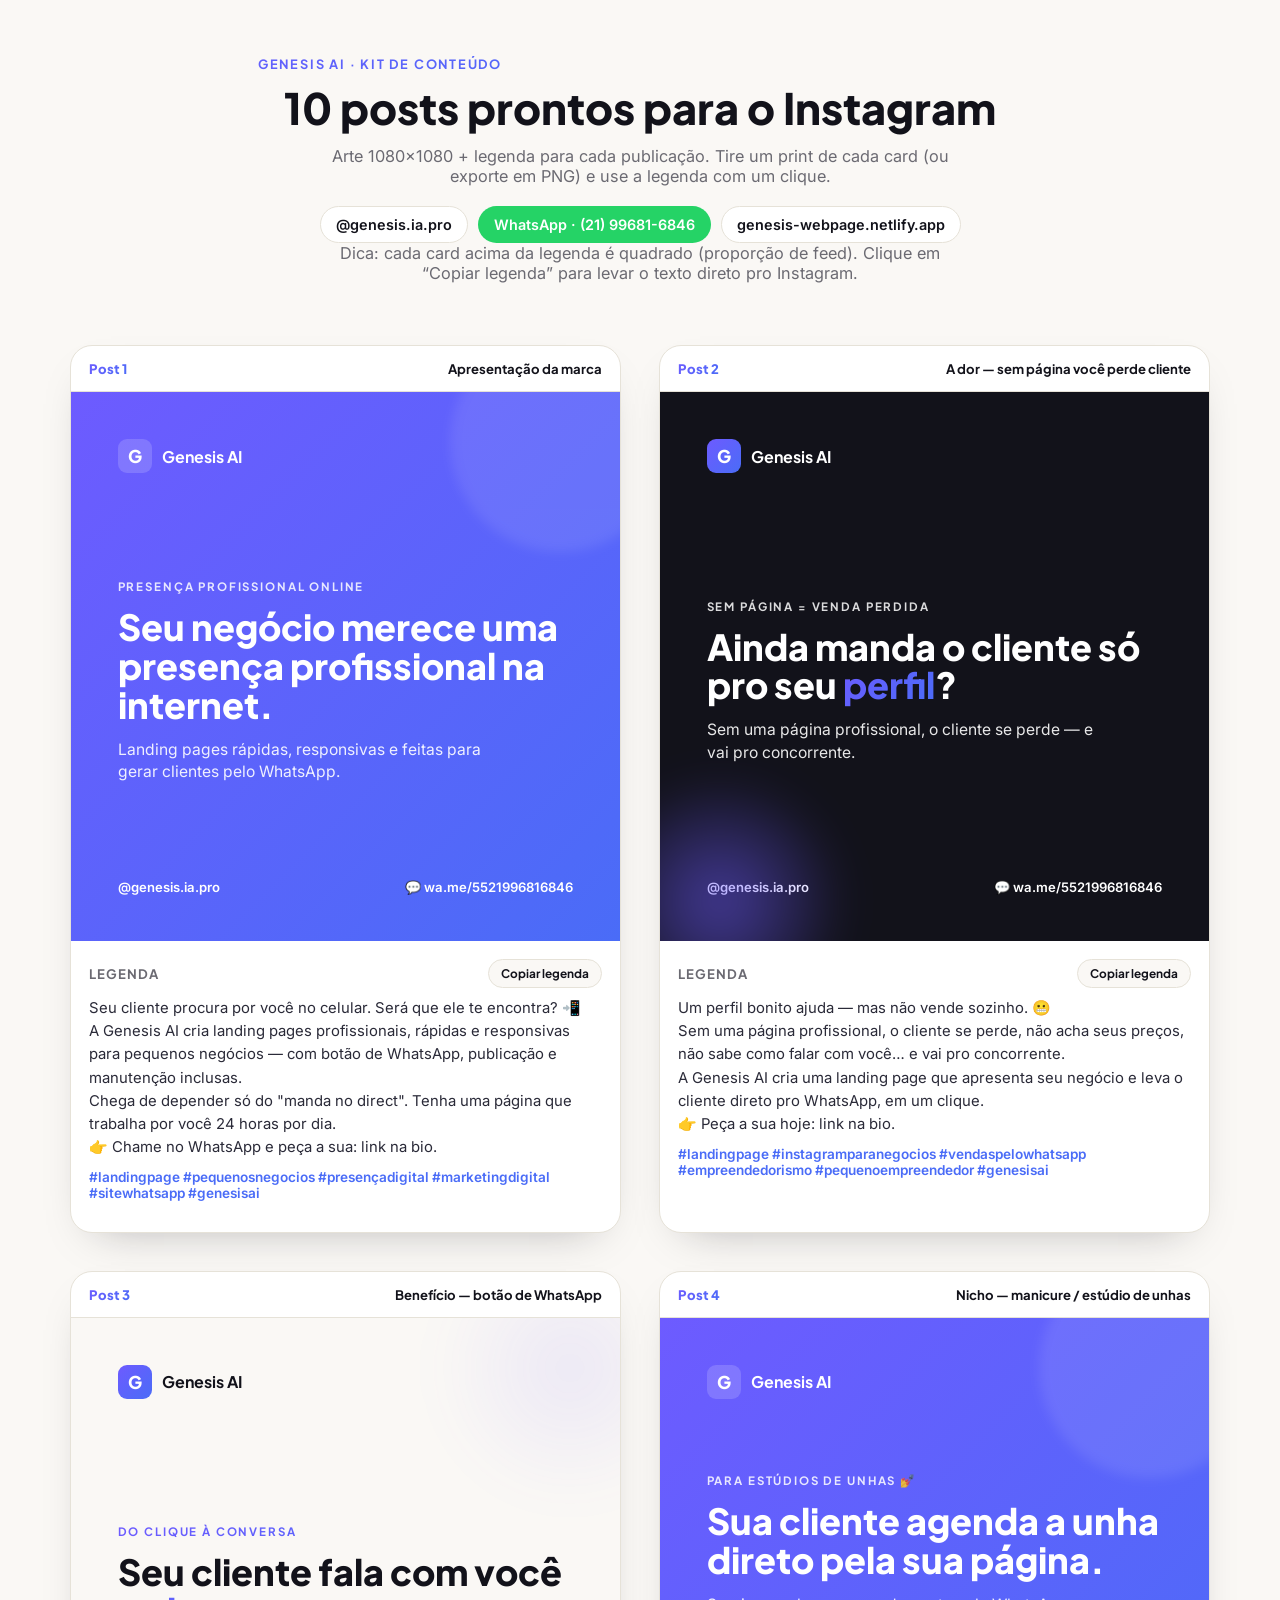
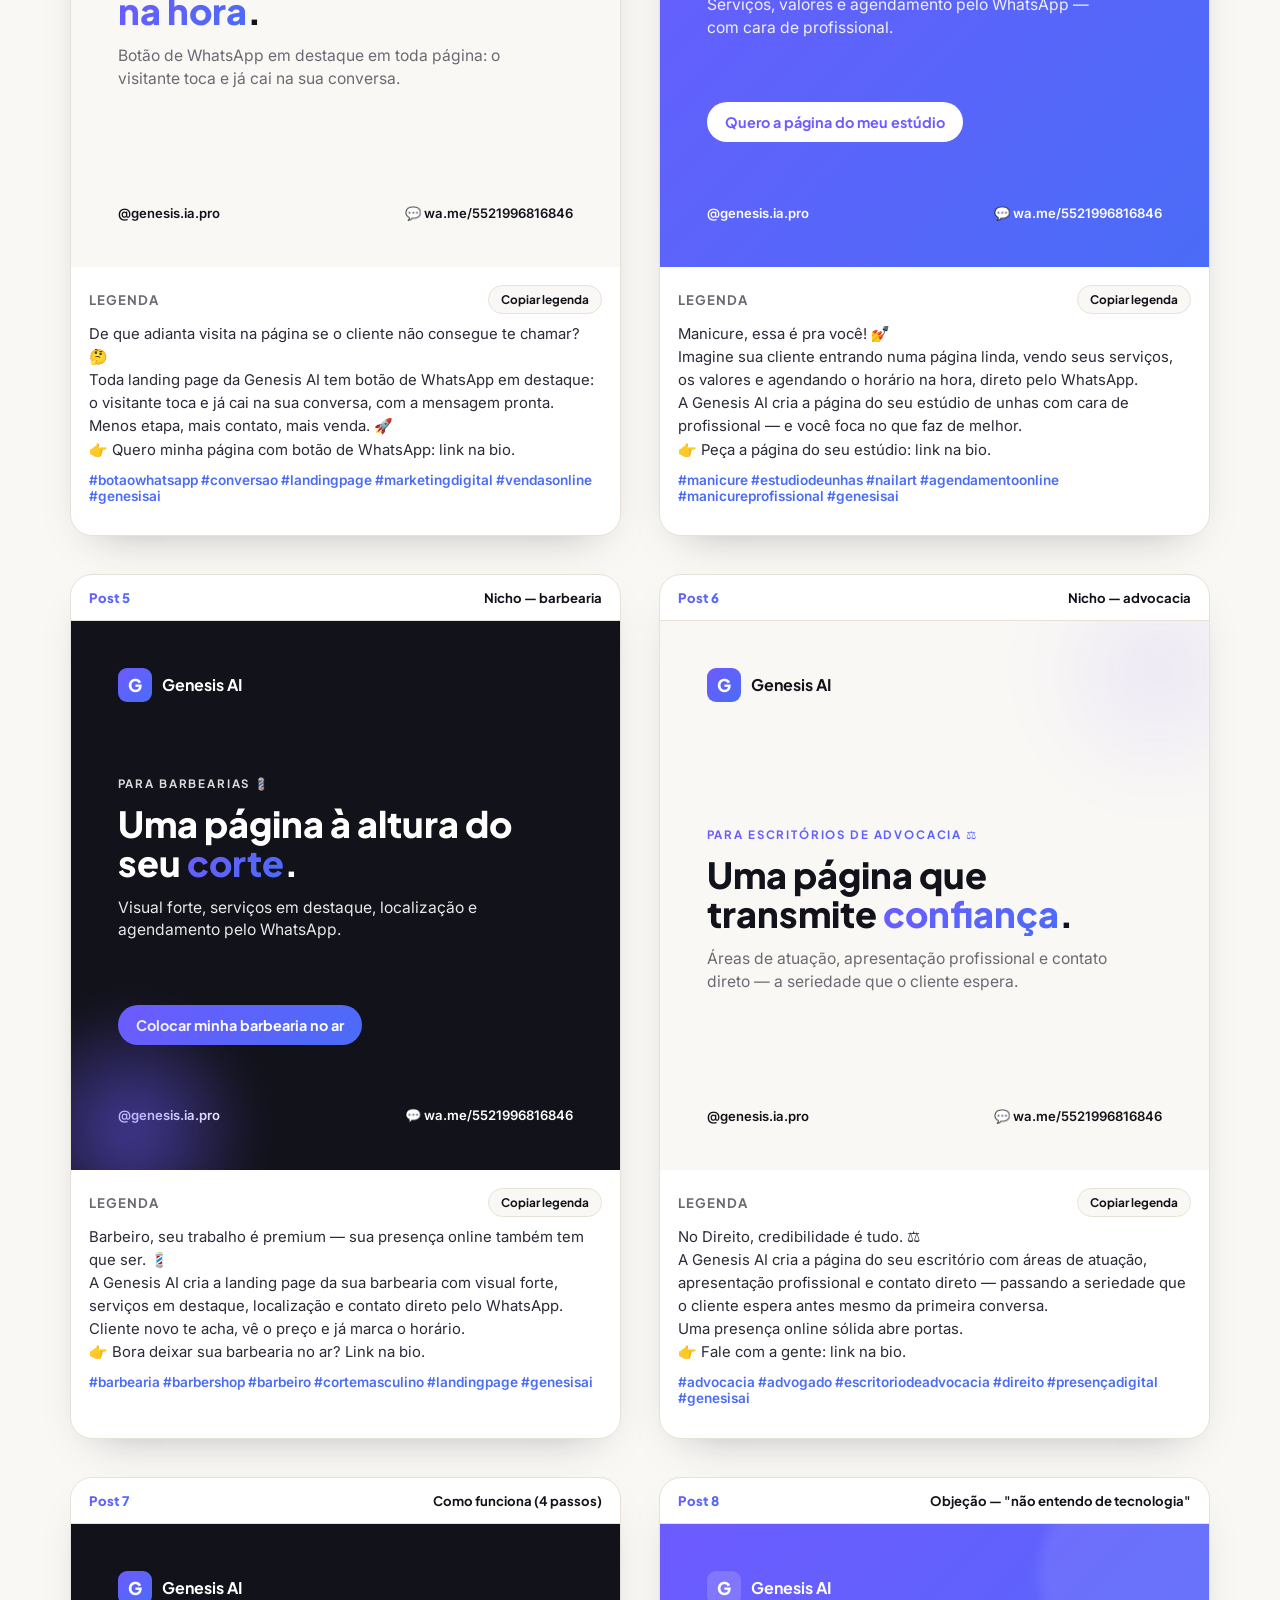
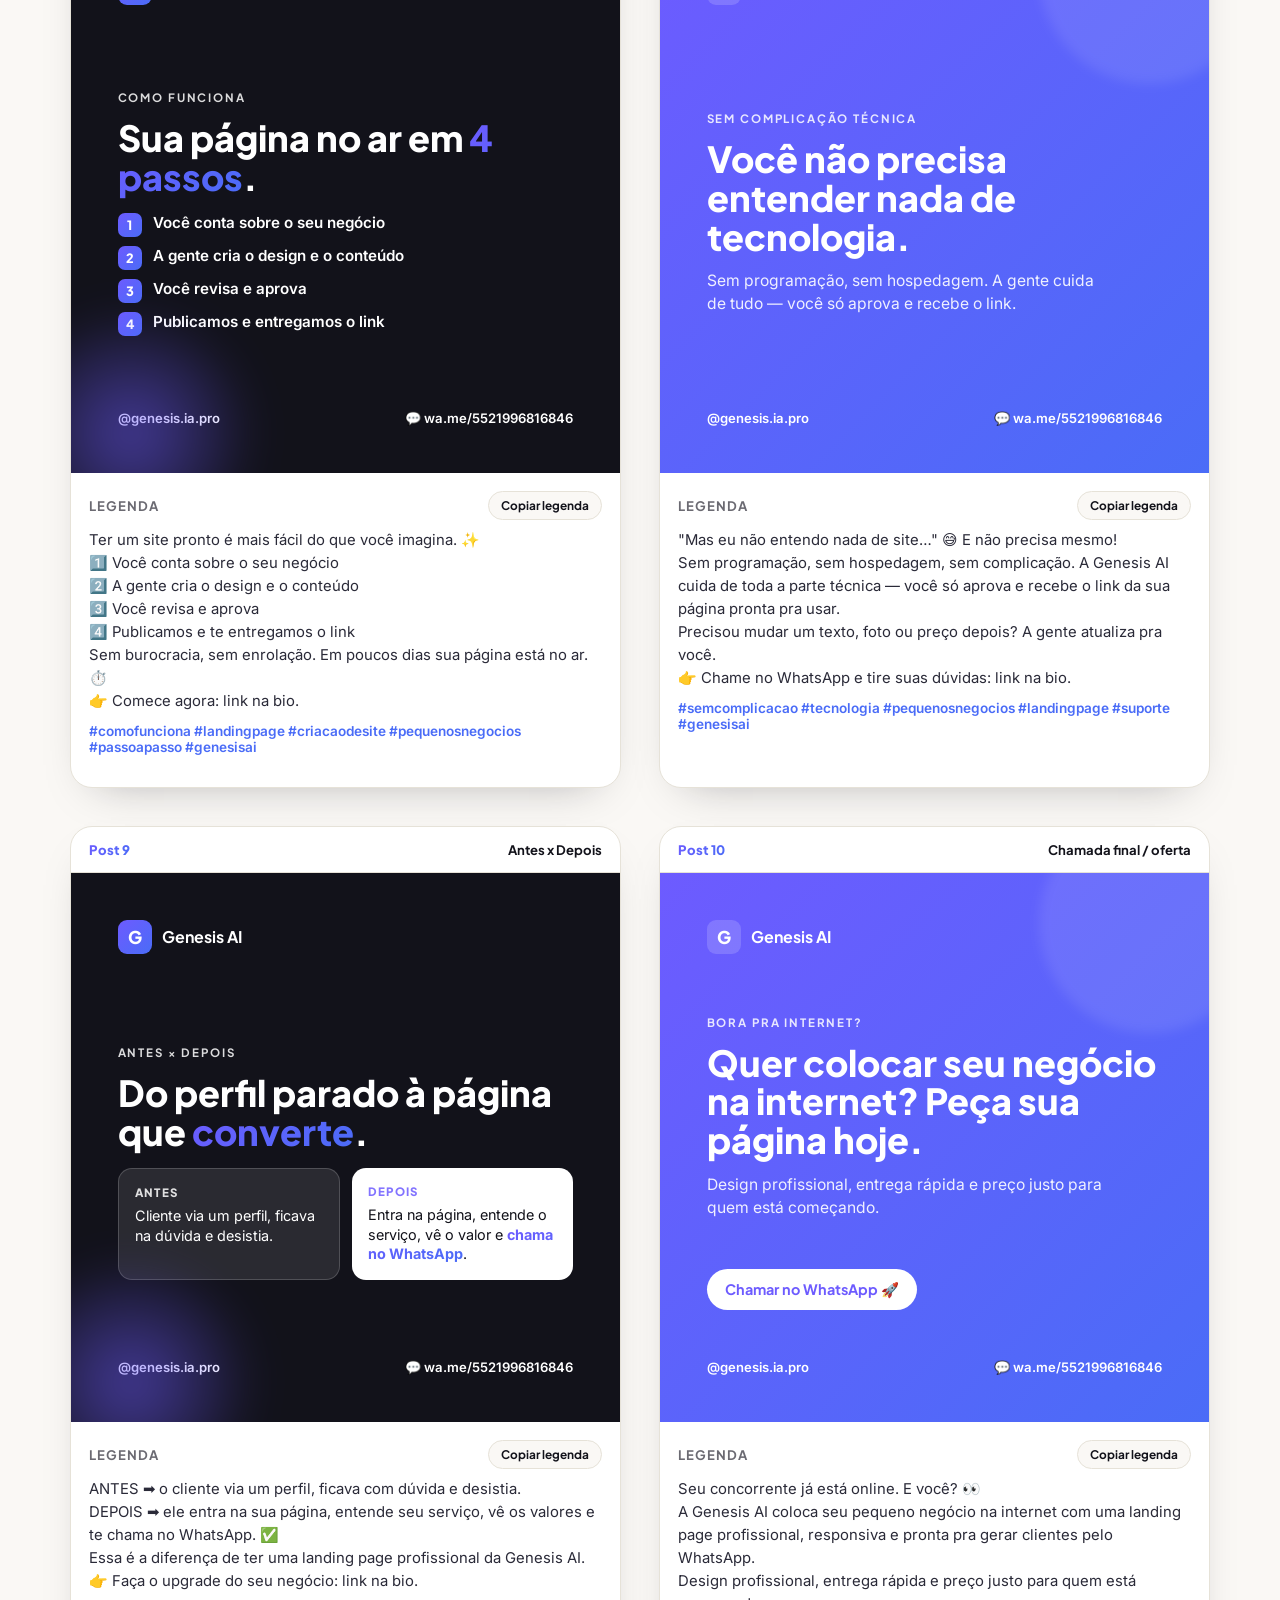
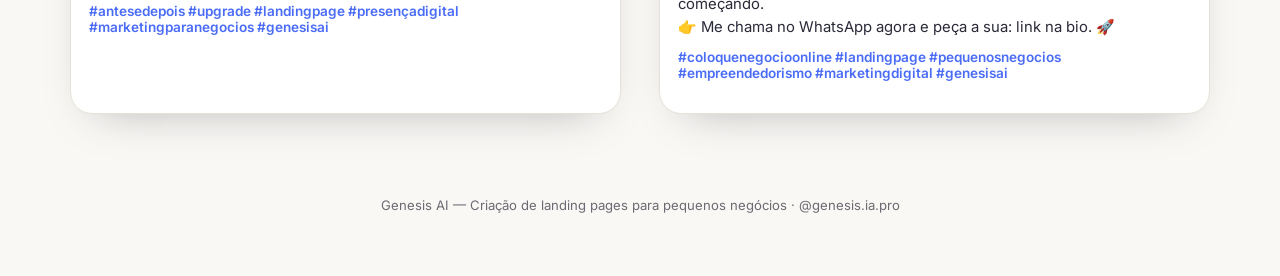
<file: social/index.html>
<!doctype html>
<html lang="pt-BR">
<head>
<meta charset="UTF-8">
<meta name="viewport" content="width=device-width, initial-scale=1">
<title>Genesis AI · Kit de 10 Posts para Instagram</title>
<meta name="description" content="10 posts prontos (arte 1080×1080 + legenda) para o Instagram da Genesis AI.">
<link rel="preconnect" href="https://fonts.googleapis.com">
<link rel="preconnect" href="https://fonts.gstatic.com" crossorigin>
<link href="https://fonts.googleapis.com/css2?family=Inter:wght@400;500;600;700&family=Plus+Jakarta+Sans:wght@600;700;800&display=swap" rel="stylesheet">
<style>
  :root{
    --ink:#12121a; --ink-soft:#2a2a38; --paper:#faf8f5; --paper-alt:#f1eee7;
    --line:#e6e2d8; --muted:#6b6a72;
    --accent-1:#6d5bff; --accent-2:#4a6cf7; --grad:linear-gradient(135deg,#6d5bff,#4a6cf7);
    --whatsapp:#25d366;
    --head:"Plus Jakarta Sans","Inter",system-ui,sans-serif;
    --body:"Inter",system-ui,-apple-system,sans-serif;
  }
  *{box-sizing:border-box}
  body{margin:0;font-family:var(--body);color:var(--ink);background:var(--paper);-webkit-font-smoothing:antialiased}
  a{color:inherit}
  .wrap{max-width:1180px;margin:0 auto;padding:0 20px}
  .page-head{padding:56px 0 28px;text-align:center}
  .page-head .kicker{font-family:var(--head);font-weight:700;font-size:.8rem;letter-spacing:.14em;text-transform:uppercase;
    background:var(--grad);-webkit-background-clip:text;background-clip:text;color:transparent;margin:0 0 12px}
  .page-head h1{font-family:var(--head);font-weight:800;font-size:clamp(1.8rem,4vw,2.7rem);margin:0 0 14px;line-height:1.12}
  .page-head p{color:var(--muted);max-width:620px;margin:0 auto;font-size:1.02rem}
  .meta{display:flex;gap:10px;justify-content:center;flex-wrap:wrap;margin-top:20px}
  .meta a{display:inline-flex;align-items:center;gap:7px;font-weight:600;font-size:.9rem;padding:9px 15px;border-radius:999px;
    border:1px solid var(--line);background:#fff;text-decoration:none}
  .meta a.wa{background:var(--whatsapp);color:#fff;border-color:transparent}
  .hint{text-align:center;color:var(--muted);font-size:.85rem;margin:26px auto 0;max-width:640px}

  .grid{display:grid;grid-template-columns:1fr;gap:38px;padding:34px 0 70px}
  @media(min-width:900px){.grid{grid-template-columns:repeat(2,1fr)}}
  .post{background:#fff;border:1px solid var(--line);border-radius:22px;overflow:hidden;box-shadow:0 18px 44px -26px rgba(18,18,26,.35)}
  .post-head{display:flex;align-items:center;justify-content:space-between;padding:14px 18px;border-bottom:1px solid var(--line);
    font-size:.82rem;color:var(--muted)}
  .post-head b{font-family:var(--head);color:var(--ink)}
  .post-head .num{font-family:var(--head);font-weight:800;background:var(--grad);-webkit-background-clip:text;background-clip:text;color:transparent}

  /* Square art 1080x1080 */
  .art{position:relative;width:100%;aspect-ratio:1/1;overflow:hidden;padding:8.5%;display:flex;flex-direction:column;justify-content:space-between}
  .art .brand{display:flex;align-items:center;gap:10px;font-family:var(--head);font-weight:700}
  .art .brand .mark{width:34px;height:34px;border-radius:9px;display:grid;place-items:center;font-weight:800;font-size:1.1rem}
  .art .eyebrow{font-family:var(--head);font-weight:700;font-size:.72rem;letter-spacing:.16em;text-transform:uppercase;opacity:.85;margin-bottom:14px}
  .art h2{font-family:var(--head);font-weight:800;line-height:1.08;margin:0;font-size:clamp(1.5rem,4.6vw,2.25rem)}
  .art .sub{margin:14px 0 0;font-size:.98rem;line-height:1.45;opacity:.9;max-width:88%}
  .art .foot{display:flex;align-items:center;justify-content:space-between;font-size:.82rem;font-weight:600}
  .art .foot .wa{display:inline-flex;align-items:center;gap:7px}
  .art .cta{display:inline-block;font-family:var(--head);font-weight:700;font-size:.9rem;padding:11px 18px;border-radius:999px;align-self:flex-start}

  /* Style variants */
  .art.grad{background:var(--grad);color:#fff}
  .art.grad .mark{background:rgba(255,255,255,.16);color:#fff}
  .art.grad .cta{background:#fff;color:var(--accent-1)}
  .art.dark{background:#12121a;color:#fff}
  .art.dark .mark{background:var(--grad);color:#fff}
  .art.dark h2 em{font-style:normal;background:var(--grad);-webkit-background-clip:text;background-clip:text;color:transparent}
  .art.dark .cta{background:var(--grad);color:#fff}
  .art.light{background:var(--paper);color:var(--ink)}
  .art.light .mark{background:var(--grad);color:#fff}
  .art.light .eyebrow{background:var(--grad);-webkit-background-clip:text;background-clip:text;color:transparent;opacity:1}
  .art.light h2 em{font-style:normal;background:var(--grad);-webkit-background-clip:text;background-clip:text;color:transparent}
  .art.light .sub{color:var(--muted);opacity:1}
  .art.light .cta{background:var(--grad);color:#fff}
  .art .blob{position:absolute;border-radius:50%;filter:blur(6px);opacity:.5;pointer-events:none}
  .art.grad .blob{background:rgba(255,255,255,.18)}
  .art.dark .blob{background:radial-gradient(circle,#6d5bff,transparent 70%);opacity:.55;filter:blur(20px)}
  .art.light .blob{background:radial-gradient(circle,#6d5bff33,transparent 70%);filter:blur(24px)}

  .steps{list-style:none;margin:16px 0 0;padding:0;display:grid;gap:9px}
  .steps li{display:flex;gap:11px;align-items:flex-start;font-size:.95rem;font-weight:600}
  .steps li span{flex:none;width:24px;height:24px;border-radius:7px;display:grid;place-items:center;font-family:var(--head);font-weight:800;font-size:.8rem}
  .art.dark .steps li span{background:var(--grad);color:#fff}
  .art.light .steps li span{background:var(--grad);color:#fff}

  .ba{display:grid;grid-template-columns:1fr 1fr;gap:12px;margin-top:16px}
  .ba div{border-radius:14px;padding:16px;font-size:.9rem;line-height:1.35}
  .ba .before{background:rgba(255,255,255,.10);border:1px solid rgba(255,255,255,.18)}
  .ba .after{background:#fff;color:var(--ink)}
  .ba .after b{background:var(--grad);-webkit-background-clip:text;background-clip:text;color:transparent}
  .ba .tag{display:block;font-family:var(--head);font-weight:800;font-size:.72rem;letter-spacing:.12em;text-transform:uppercase;margin-bottom:6px;opacity:.85}

  .legenda{padding:18px}
  .legenda .lbl{display:flex;align-items:center;justify-content:space-between;font-family:var(--head);font-weight:700;font-size:.82rem;
    text-transform:uppercase;letter-spacing:.08em;color:var(--muted);margin-bottom:9px}
  .legenda .copy{border:1px solid var(--line);background:var(--paper);color:var(--ink);font-family:var(--head);font-weight:700;
    font-size:.74rem;padding:6px 12px;border-radius:999px;cursor:pointer}
  .legenda .copy:hover{background:var(--paper-alt)}
  .legenda pre{margin:0;white-space:pre-wrap;font-family:var(--body);font-size:.93rem;line-height:1.55;color:var(--ink-soft)}
  .legenda .tags{margin-top:10px;font-size:.85rem;color:var(--accent-2);font-weight:600}
  .foot-note{text-align:center;color:var(--muted);font-size:.82rem;padding:0 0 50px}
</style>
</head>
<body>
<header class="page-head">
  <div class="wrap">
    <p class="kicker">Genesis AI · Kit de conteúdo</p>
    <h1>10 posts prontos para o Instagram</h1>
    <p>Arte 1080×1080 + legenda para cada publicação. Tire um print de cada card (ou exporte em PNG) e use a legenda com um clique.</p>
    <div class="meta">
      <a href="https://www.instagram.com/genesis.ia.pro" target="_blank" rel="noopener">@genesis.ia.pro</a>
      <a class="wa" href="https://wa.me/5521996816846" target="_blank" rel="noopener">WhatsApp · (21) 99681-6846</a>
      <a href="https://genesis-webpage.netlify.app/" target="_blank" rel="noopener">genesis-webpage.netlify.app</a>
    </div>
    <p class="hint">Dica: cada card acima da legenda é quadrado (proporção de feed). Clique em “Copiar legenda” para levar o texto direto pro Instagram.</p>
  </div>
</header>

<main class="wrap">
  <div class="grid" id="grid"></div>
  <p class="foot-note">Genesis AI — Criação de landing pages para pequenos negócios · @genesis.ia.pro</p>
</main>

<script>
const WA = 'https://wa.me/5521996816846';
const brand = variant => `
  <div class="brand"><span class="mark">G</span><span>Genesis AI</span></div>`;
const foot = `<div class="foot"><span>@genesis.ia.pro</span><span class="wa">💬 wa.me/5521996816846</span></div>`;

const posts = [
  {
    n:1, tema:'Apresentação da marca', variant:'grad',
    art:`${brand()}
      <div><p class="eyebrow">Presença profissional online</p>
      <h2>Seu negócio merece uma presença profissional na internet.</h2>
      <p class="sub">Landing pages rápidas, responsivas e feitas para gerar clientes pelo WhatsApp.</p></div>
      ${foot}`,
    legenda:`Seu cliente procura por você no celular. Será que ele te encontra? 📲
A Genesis AI cria landing pages profissionais, rápidas e responsivas para pequenos negócios — com botão de WhatsApp, publicação e manutenção inclusas.
Chega de depender só do "manda no direct". Tenha uma página que trabalha por você 24 horas por dia.
👉 Chame no WhatsApp e peça a sua: link na bio.`,
    tags:'#landingpage #pequenosnegocios #presençadigital #marketingdigital #sitewhatsapp #genesisai'
  },
  {
    n:2, tema:'A dor — sem página você perde cliente', variant:'dark',
    art:`${brand()}
      <div><p class="eyebrow">Sem página = venda perdida</p>
      <h2>Ainda manda o cliente só pro seu <em>perfil</em>?</h2>
      <p class="sub">Sem uma página profissional, o cliente se perde — e vai pro concorrente.</p></div>
      ${foot}`,
    legenda:`Um perfil bonito ajuda — mas não vende sozinho. 😬
Sem uma página profissional, o cliente se perde, não acha seus preços, não sabe como falar com você… e vai pro concorrente.
A Genesis AI cria uma landing page que apresenta seu negócio e leva o cliente direto pro WhatsApp, em um clique.
👉 Peça a sua hoje: link na bio.`,
    tags:'#landingpage #instagramparanegocios #vendaspelowhatsapp #empreendedorismo #pequenoempreendedor #genesisai'
  },
  {
    n:3, tema:'Benefício — botão de WhatsApp', variant:'light',
    art:`${brand()}
      <div><p class="eyebrow">Do clique à conversa</p>
      <h2>Seu cliente fala com você <em>na hora</em>.</h2>
      <p class="sub">Botão de WhatsApp em destaque em toda página: o visitante toca e já cai na sua conversa.</p></div>
      ${foot}`,
    legenda:`De que adianta visita na página se o cliente não consegue te chamar? 🤔
Toda landing page da Genesis AI tem botão de WhatsApp em destaque: o visitante toca e já cai na sua conversa, com a mensagem pronta.
Menos etapa, mais contato, mais venda. 🚀
👉 Quero minha página com botão de WhatsApp: link na bio.`,
    tags:'#botaowhatsapp #conversao #landingpage #marketingdigital #vendasonline #genesisai'
  },
  {
    n:4, tema:'Nicho — manicure / estúdio de unhas', variant:'grad',
    art:`${brand()}
      <div><p class="eyebrow">Para estúdios de unhas 💅</p>
      <h2>Sua cliente agenda a unha direto pela sua página.</h2>
      <p class="sub">Serviços, valores e agendamento pelo WhatsApp — com cara de profissional.</p></div>
      <a class="cta">Quero a página do meu estúdio</a>
      ${foot}`,
    legenda:`Manicure, essa é pra você! 💅
Imagine sua cliente entrando numa página linda, vendo seus serviços, os valores e agendando o horário na hora, direto pelo WhatsApp.
A Genesis AI cria a página do seu estúdio de unhas com cara de profissional — e você foca no que faz de melhor.
👉 Peça a página do seu estúdio: link na bio.`,
    tags:'#manicure #estudiodeunhas #nailart #agendamentoonline #manicureprofissional #genesisai'
  },
  {
    n:5, tema:'Nicho — barbearia', variant:'dark',
    art:`${brand()}
      <div><p class="eyebrow">Para barbearias 💈</p>
      <h2>Uma página à altura do seu <em>corte</em>.</h2>
      <p class="sub">Visual forte, serviços em destaque, localização e agendamento pelo WhatsApp.</p></div>
      <a class="cta">Colocar minha barbearia no ar</a>
      ${foot}`,
    legenda:`Barbeiro, seu trabalho é premium — sua presença online também tem que ser. 💈
A Genesis AI cria a landing page da sua barbearia com visual forte, serviços em destaque, localização e contato direto pelo WhatsApp.
Cliente novo te acha, vê o preço e já marca o horário.
👉 Bora deixar sua barbearia no ar? Link na bio.`,
    tags:'#barbearia #barbershop #barbeiro #cortemasculino #landingpage #genesisai'
  },
  {
    n:6, tema:'Nicho — advocacia', variant:'light',
    art:`${brand()}
      <div><p class="eyebrow">Para escritórios de advocacia ⚖️</p>
      <h2>Uma página que transmite <em>confiança</em>.</h2>
      <p class="sub">Áreas de atuação, apresentação profissional e contato direto — a seriedade que o cliente espera.</p></div>
      ${foot}`,
    legenda:`No Direito, credibilidade é tudo. ⚖️
A Genesis AI cria a página do seu escritório com áreas de atuação, apresentação profissional e contato direto — passando a seriedade que o cliente espera antes mesmo da primeira conversa.
Uma presença online sólida abre portas.
👉 Fale com a gente: link na bio.`,
    tags:'#advocacia #advogado #escritoriodeadvocacia #direito #presençadigital #genesisai'
  },
  {
    n:7, tema:'Como funciona (4 passos)', variant:'dark',
    art:`${brand()}
      <div><p class="eyebrow">Como funciona</p>
      <h2>Sua página no ar em <em>4 passos</em>.</h2>
      <ul class="steps">
        <li><span>1</span>Você conta sobre o seu negócio</li>
        <li><span>2</span>A gente cria o design e o conteúdo</li>
        <li><span>3</span>Você revisa e aprova</li>
        <li><span>4</span>Publicamos e entregamos o link</li>
      </ul></div>
      ${foot}`,
    legenda:`Ter um site pronto é mais fácil do que você imagina. ✨
1️⃣ Você conta sobre o seu negócio
2️⃣ A gente cria o design e o conteúdo
3️⃣ Você revisa e aprova
4️⃣ Publicamos e te entregamos o link
Sem burocracia, sem enrolação. Em poucos dias sua página está no ar. ⏱️
👉 Comece agora: link na bio.`,
    tags:'#comofunciona #landingpage #criacaodesite #pequenosnegocios #passoapasso #genesisai'
  },
  {
    n:8, tema:'Objeção — "não entendo de tecnologia"', variant:'grad',
    art:`${brand()}
      <div><p class="eyebrow">Sem complicação técnica</p>
      <h2>Você não precisa entender nada de tecnologia.</h2>
      <p class="sub">Sem programação, sem hospedagem. A gente cuida de tudo — você só aprova e recebe o link.</p></div>
      ${foot}`,
    legenda:`"Mas eu não entendo nada de site…" 😅 E não precisa mesmo!
Sem programação, sem hospedagem, sem complicação. A Genesis AI cuida de toda a parte técnica — você só aprova e recebe o link da sua página pronta pra usar.
Precisou mudar um texto, foto ou preço depois? A gente atualiza pra você.
👉 Chame no WhatsApp e tire suas dúvidas: link na bio.`,
    tags:'#semcomplicacao #tecnologia #pequenosnegocios #landingpage #suporte #genesisai'
  },
  {
    n:9, tema:'Antes x Depois', variant:'dark',
    art:`${brand()}
      <div><p class="eyebrow">Antes &times; Depois</p>
      <h2>Do perfil parado à página que <em>converte</em>.</h2>
      <div class="ba">
        <div class="before"><span class="tag">Antes</span>Cliente via um perfil, ficava na dúvida e desistia.</div>
        <div class="after"><span class="tag" style="color:var(--accent-1)">Depois</span>Entra na página, entende o serviço, vê o valor e <b>chama no WhatsApp</b>.</div>
      </div></div>
      ${foot}`,
    legenda:`ANTES ➡️ o cliente via um perfil, ficava com dúvida e desistia.
DEPOIS ➡️ ele entra na sua página, entende seu serviço, vê os valores e te chama no WhatsApp. ✅
Essa é a diferença de ter uma landing page profissional da Genesis AI.
👉 Faça o upgrade do seu negócio: link na bio.`,
    tags:'#antesedepois #upgrade #landingpage #presençadigital #marketingparanegocios #genesisai'
  },
  {
    n:10, tema:'Chamada final / oferta', variant:'grad',
    art:`${brand()}
      <div><p class="eyebrow">Bora pra internet?</p>
      <h2>Quer colocar seu negócio na internet? Peça sua página hoje.</h2>
      <p class="sub">Design profissional, entrega rápida e preço justo para quem está começando.</p></div>
      <a class="cta">Chamar no WhatsApp 🚀</a>
      ${foot}`,
    legenda:`Seu concorrente já está online. E você? 👀
A Genesis AI coloca seu pequeno negócio na internet com uma landing page profissional, responsiva e pronta pra gerar clientes pelo WhatsApp.
Design profissional, entrega rápida e preço justo para quem está começando.
👉 Me chama no WhatsApp agora e peça a sua: link na bio. 🚀`,
    tags:'#coloquenegocioonline #landingpage #pequenosnegocios #empreendedorismo #marketingdigital #genesisai'
  }
];

const blobs = {
  grad:'<span class="blob" style="width:220px;height:220px;top:-60px;right:-50px"></span>',
  dark:'<span class="blob" style="width:260px;height:260px;bottom:-90px;left:-70px"></span>',
  light:'<span class="blob" style="width:280px;height:280px;top:-90px;right:-90px"></span>'
};

const grid = document.getElementById('grid');
grid.innerHTML = posts.map(p => `
  <article class="post">
    <div class="post-head"><span class="num">Post ${p.n}</span><b>${p.tema}</b></div>
    <div class="art ${p.variant}">${blobs[p.variant]||''}${p.art}</div>
    <div class="legenda">
      <div class="lbl"><span>Legenda</span><button class="copy" data-i="${p.n-1}">Copiar legenda</button></div>
      <pre>${p.legenda}</pre>
      <p class="tags">${p.tags}</p>
    </div>
  </article>`).join('');

grid.addEventListener('click', e => {
  const btn = e.target.closest('.copy'); if(!btn) return;
  const p = posts[+btn.dataset.i];
  const text = p.legenda + '\n\n' + p.tags;
  navigator.clipboard?.writeText(text).then(()=>{
    const old = btn.textContent; btn.textContent = 'Copiado ✓';
    setTimeout(()=>btn.textContent = old, 1600);
  }).catch(()=>{ btn.textContent = 'Copie manualmente'; });
});
</script>
</body>
</html>
</file>
<file: assets/css/style.v2.css>
/* ===========================================================
   Genesis AI — Landing Page
   Design tokens (dark premium — grafite + roxo/azul)
   =========================================================== */
:root{
  --bg: #08080b;
  --bg-alt: #0e0e14;
  --bg-black: #000000;
  --ink: #f4f4f7;
  --ink-soft: #c9c9d6;
  --paper: var(--bg);
  --paper-alt: var(--bg-alt);
  --line: rgba(255,255,255,.09);
  --line-strong: rgba(255,255,255,.16);
  --muted: #9294a6;
  --muted-light: #6b6d80;

  --accent-1: #7c5cff;
  --accent-2: #4d9fff;
  --accent-grad: linear-gradient(135deg, var(--accent-1), var(--accent-2));
  --accent-soft: rgba(124,92,255,.14);
  --on-accent: #ffffff;

  --whatsapp: #25d366;
  --whatsapp-dark: #1ea952;

  --radius-lg: 24px;
  --radius-md: 16px;
  --radius-sm: 10px;

  --shadow-sm: 0 1px 2px rgba(0,0,0,.35);
  --shadow-md: 0 16px 40px -16px rgba(0,0,0,.6);
  --shadow-lg: 0 30px 70px -24px rgba(0,0,0,.7);

  --font-head: "Plus Jakarta Sans", "Inter", system-ui, sans-serif;
  --font-body: "Inter", system-ui, -apple-system, sans-serif;

  --container: 1180px;
}

*, *::before, *::after{ box-sizing: border-box; }
html{ scroll-behavior: smooth; }
@media (prefers-reduced-motion: reduce){
  html{ scroll-behavior: auto; }
  *, *::before, *::after{ animation-duration: .001ms !important; transition-duration: .001ms !important; }
}

body{
  margin: 0;
  font-family: var(--font-body);
  color: var(--ink);
  background: var(--bg);
  -webkit-font-smoothing: antialiased;
  line-height: 1.55;
}

img{ max-width: 100%; display: block; }
a{ color: inherit; text-decoration: none; }
ul, ol{ margin: 0; padding: 0; list-style: none; }
h1, h2, h3{ font-family: var(--font-head); margin: 0; color: var(--ink); line-height: 1.15; }
p{ margin: 0; }

.wrap{
  max-width: var(--container);
  margin-inline: auto;
  padding-inline: 20px;
}

.skip-link{
  position: absolute;
  left: -999px;
  top: 0;
  background: #000;
  color: var(--accent-2);
  padding: 10px 16px;
  border-radius: 0 0 8px 0;
  z-index: 200;
}
.skip-link:focus{ left: 0; }

/* ===== Buttons ===== */
.btn{
  display: inline-flex;
  align-items: center;
  justify-content: center;
  gap: 10px;
  padding: 14px 26px;
  border-radius: 999px;
  font-weight: 600;
  font-size: 15px;
  border: 1px solid transparent;
  cursor: pointer;
  transition: transform .18s ease, box-shadow .18s ease, background .18s ease, border-color .18s ease;
  white-space: nowrap;
}
.btn .icon{ width: 18px; height: 18px; fill: currentColor; flex: none; }
.btn:hover{ transform: translateY(-2px); }
.btn:active{ transform: translateY(0); }

.btn-primary{
  background: var(--accent-grad);
  color: var(--on-accent);
  box-shadow: var(--shadow-md);
}
.btn-primary:hover{ box-shadow: 0 18px 40px -14px rgba(124,92,255,.55); }

.btn-ghost{
  background: transparent;
  color: var(--ink);
  border-color: var(--line);
}
.btn-ghost:hover{ background: rgba(255,255,255,.06); border-color: var(--accent-1); }

.btn-whatsapp{
  background: var(--whatsapp);
  color: #fff;
  box-shadow: 0 14px 30px -12px rgba(37,211,102,.55);
}
.btn-whatsapp:hover{ background: var(--whatsapp-dark); }

.btn-sm{ padding: 9px 16px; font-size: 13.5px; }
.btn-lg{ padding: 18px 36px; font-size: 17px; }

/* ===== Header ===== */
.site-header{
  position: sticky;
  top: 0;
  z-index: 100;
  background: rgba(8,8,11,.72);
  backdrop-filter: blur(14px);
  -webkit-backdrop-filter: blur(14px);
  border-bottom: 1px solid transparent;
  transition: background .25s ease, border-color .25s ease, box-shadow .25s ease;
}
.site-header.is-scrolled{
  background: rgba(8,8,11,.94);
  border-bottom-color: var(--line);
  box-shadow: var(--shadow-sm);
}
.header-inner{
  display: flex;
  align-items: center;
  justify-content: space-between;
  gap: 16px;
  height: 72px;
}
.brand{
  display: inline-flex;
  align-items: center;
  gap: 10px;
  font-family: var(--font-head);
  font-weight: 700;
  font-size: 18px;
}
.brand-mark{
  width: 34px; height: 34px;
  border-radius: 9px;
  display: grid;
  place-items: center;
  background: var(--accent-grad);
  color: var(--on-accent);
  font-weight: 800;
  font-size: 16px;
  flex: none;
}
.brand-name{ white-space: nowrap; }
.brand-name strong{ font-weight: 800; }

.main-nav{
  display: none;
  align-items: center;
  gap: 30px;
  font-size: 14.5px;
  font-weight: 500;
}
.main-nav a{ color: var(--ink-soft); transition: color .18s ease; position: relative; }
.main-nav a:hover{ color: var(--accent-2); }

.header-actions{ display: flex; align-items: center; gap: 10px; }
/* No celular o WhatsApp do cabecalho e redundante com o botao flutuante, e o
   nome completo da marca nao cabe ao lado dele. Some abaixo de 640px. */
.header-actions .btn-whatsapp{ display: none; }
@media (min-width: 640px){
  .header-actions .btn-whatsapp{ display: inline-flex; }
}

.nav-toggle{
  display: inline-flex;
  flex-direction: column;
  justify-content: center;
  gap: 5px;
  width: 40px;
  height: 40px;
  border: 1px solid var(--line);
  border-radius: 10px;
  background: rgba(255,255,255,.04);
  cursor: pointer;
  padding: 0;
}
.nav-toggle span{
  display: block;
  width: 18px;
  height: 2px;
  margin-inline: auto;
  background: var(--ink);
  border-radius: 2px;
  transition: transform .22s ease, opacity .22s ease;
}
.nav-toggle[aria-expanded="true"] span:nth-child(1){ transform: translateY(7px) rotate(45deg); }
.nav-toggle[aria-expanded="true"] span:nth-child(2){ opacity: 0; }
.nav-toggle[aria-expanded="true"] span:nth-child(3){ transform: translateY(-7px) rotate(-45deg); }

.main-nav.is-open{
  display: flex;
  flex-direction: column;
  align-items: flex-start;
  gap: 4px;
  position: absolute;
  top: 72px;
  left: 0;
  right: 0;
  background: #101015;
  border-bottom: 1px solid var(--line);
  padding: 12px 20px 20px;
  box-shadow: var(--shadow-md);
}
.main-nav.is-open a{
  width: 100%;
  padding: 12px 4px;
  border-bottom: 1px solid var(--line);
}

/* ===== Reveal animation ===== */
[data-reveal]{
  opacity: 0;
  transform: translateY(18px);
  transition: opacity .6s ease, transform .6s ease;
}
[data-reveal].is-visible{
  opacity: 1;
  transform: translateY(0);
}

/* ===== Hero ===== */
.hero{
  padding: 96px 0 84px;
  position: relative;
  overflow: hidden;
}
.hero::before{
  content: "";
  position: absolute;
  top: -220px;
  right: -160px;
  width: 520px;
  height: 520px;
  background: var(--accent-grad);
  opacity: .16;
  filter: blur(100px);
  border-radius: 50%;
  z-index: 0;
}
.hero::after{
  content: "";
  position: absolute;
  bottom: -260px;
  left: -200px;
  width: 560px;
  height: 560px;
  background: radial-gradient(circle, var(--accent-2), transparent 70%);
  opacity: .13;
  filter: blur(110px);
  border-radius: 50%;
  z-index: 0;
}
.hero-grid{
  position: relative;
  z-index: 1;
  display: grid;
  gap: 48px;
  align-items: center;
  text-align: center;
}
.hero-copy{ max-width: 760px; margin-inline: auto; }
.eyebrow{
  display: inline-block;
  font-size: 13px;
  font-weight: 700;
  letter-spacing: .04em;
  text-transform: uppercase;
  color: var(--accent-2);
  background: var(--accent-soft);
  padding: 6px 14px;
  border-radius: 999px;
  margin-bottom: 18px;
}
.hero h1{
  font-size: clamp(2.1rem, 5.4vw, 3.4rem);
  font-weight: 800;
  letter-spacing: -.02em;
  margin-inline: auto;
}
.hero-sub{
  margin-top: 20px;
  font-size: 17px;
  color: var(--muted);
  max-width: 52ch;
  margin-inline: auto;
}
.hero-actions{
  display: flex;
  flex-wrap: wrap;
  justify-content: center;
  gap: 14px;
  margin-top: 32px;
}
.hero-trust{
  display: flex;
  flex-wrap: wrap;
  justify-content: center;
  gap: 10px 22px;
  margin-top: 30px;
  font-size: 13.5px;
  color: var(--muted);
}
.hero-trust li{ display: flex; align-items: center; gap: 8px; }
.hero-trust li::before{
  content: "";
  width: 6px; height: 6px;
  border-radius: 50%;
  background: var(--accent-2);
  flex: none;
}

/* ===== Sections ===== */
.section{ padding: 110px 0; position: relative; }
.section-alt{ background: var(--bg-alt); }
.section-head{ max-width: 640px; margin-bottom: 60px; }
.section-head h2{
  font-size: clamp(1.7rem, 3.6vw, 2.3rem);
  font-weight: 800;
  letter-spacing: -.01em;
}
.section-sub{ margin-top: 14px; font-size: 16px; color: var(--muted); }

/* ===== Feature grid ===== */
.grid-features{
  display: grid;
  gap: 20px;
  grid-template-columns: 1fr;
}
.feature-card{
  background: rgba(255,255,255,.03);
  border: 1px solid var(--line);
  border-radius: var(--radius-md);
  padding: 28px 24px;
  transition: transform .22s ease, box-shadow .22s ease, border-color .22s ease, background .22s ease;
}
.feature-card:hover{
  transform: translateY(-4px);
  box-shadow: var(--shadow-md);
  border-color: var(--accent-1);
  background: rgba(255,255,255,.05);
}
.feature-icon{
  display: inline-grid;
  place-items: center;
  width: 46px; height: 46px;
  border-radius: 12px;
  background: var(--accent-soft);
  color: var(--accent-2);
  margin-bottom: 18px;
}
.feature-icon svg{ width: 22px; height: 22px; }
.feature-card h3{ font-size: 17px; font-weight: 700; margin-bottom: 8px; }
.feature-card p{ font-size: 14.5px; color: var(--muted); }

/* ===== Projetos em destaque ===== */
.section-head-center{ margin-inline: auto; text-align: center; }

.grid-projects{
  display: grid;
  gap: 26px;
  grid-template-columns: 1fr;
}
.project-card{
  position: relative;
  display: flex;
  flex-direction: column;
  background: linear-gradient(180deg, rgba(255,255,255,.045), rgba(255,255,255,.015));
  border: 1px solid var(--line);
  border-radius: var(--radius-lg);
  overflow: hidden;
  box-shadow: var(--shadow-md);
  transition: transform .3s cubic-bezier(.2,.7,.3,1), border-color .3s ease, box-shadow .3s ease;
}
/* glow sutil roxo/azul na borda ao passar o mouse */
.project-card::after{
  content: "";
  position: absolute;
  inset: -1px;
  border-radius: inherit;
  padding: 1px;
  background: var(--accent-grad);
  -webkit-mask: linear-gradient(#000 0 0) content-box, linear-gradient(#000 0 0);
  -webkit-mask-composite: xor;
          mask-composite: exclude;
  opacity: 0;
  transition: opacity .3s ease;
  pointer-events: none;
}
.project-card:hover{
  transform: translateY(-6px);
  box-shadow: 0 34px 70px -28px rgba(0,0,0,.9), 0 0 60px -30px rgba(124,92,255,.55);
}
.project-card:hover::after{ opacity: .55; }

.project-cover{
  position: relative;
  aspect-ratio: 16 / 10;
  background: #0b0b11;
  border-bottom: 1px solid var(--line);
  overflow: hidden;
}
.project-cover img{
  width: 100%;
  height: 100%;
  object-fit: cover;
  object-position: top center;
  transform: scale(1.01);
  filter: brightness(.82) saturate(.92);
  transition: transform .5s cubic-bezier(.2,.7,.3,1), filter .4s ease;
}
/* veu escuro que integra a capa ao tema e abre no hover */
.project-cover::after{
  content: "";
  position: absolute;
  inset: 0;
  background: linear-gradient(180deg, rgba(8,8,11,.10) 0%, rgba(8,8,11,.62) 100%);
  transition: opacity .4s ease;
  pointer-events: none;
}
.project-card:hover .project-cover img{ transform: scale(1.06); filter: none; }
.project-card:hover .project-cover::after{ opacity: .3; }

/* Capa de arte (ja nasce escura, no tema da pagina): dispensa o veu e o
   escurecimento, que existem para integrar screenshot claro de site real. */
.project-cover.is-art img{ filter: none; }
.project-cover.is-art::after{ display: none; }

/* espaco reservado para a capa que sera adicionada depois */
.project-cover-empty{
  display: grid;
  place-items: center;
  background:
    radial-gradient(120% 90% at 50% 0%, rgba(124,92,255,.14), transparent 60%),
    repeating-linear-gradient(135deg, rgba(255,255,255,.022) 0 12px, transparent 12px 24px),
    #0b0b11;
}
.cover-note{
  font-size: 12.5px;
  font-weight: 600;
  letter-spacing: .12em;
  text-transform: uppercase;
  color: var(--muted-light);
  border: 1px dashed var(--line-strong);
  border-radius: 999px;
  padding: 8px 18px;
}

.project-body{
  display: flex;
  flex-direction: column;
  flex: 1;
  padding: 26px 26px 28px;
}
.project-meta{
  display: flex;
  flex-wrap: wrap;
  align-items: center;
  gap: 10px;
  margin-bottom: 14px;
}
.project-segment{
  font-size: 11.5px;
  font-weight: 700;
  letter-spacing: .08em;
  text-transform: uppercase;
  color: var(--muted);
}
.project-status{
  font-size: 11.5px;
  font-weight: 700;
  padding: 4px 12px;
  border-radius: 999px;
  border: 1px solid var(--line);
}
.project-status.is-done{
  background: var(--accent-soft);
  border-color: rgba(124,92,255,.4);
  color: #b9a6ff;
}
.project-status.is-soon{
  background: rgba(255,255,255,.045);
  color: var(--muted);
}
.project-body h3{
  font-size: 22px;
  font-weight: 800;
  letter-spacing: -.01em;
  margin-bottom: 10px;
}
.project-body p{
  font-size: 14.5px;
  color: var(--muted);
  margin-bottom: 22px;
}
.project-link{ align-self: flex-start; margin-top: auto; }
.project-link .icon{ width: 15px; height: 15px; fill: none; }

/* Gráfico de benefícios */
.benefits{ margin-top: 64px; }
.benefits-title{
  text-align: center;
  font-family: var(--font-head);
  font-weight: 700;
  font-size: 15px;
  color: var(--muted);
  text-transform: uppercase;
  letter-spacing: .04em;
  margin-bottom: 28px;
}
.benefits-grid{
  display: grid;
  gap: 20px;
  grid-template-columns: 1fr;
}
.benefit-card{
  background: rgba(255,255,255,.03);
  border: 1px solid var(--line);
  border-radius: var(--radius-md);
  padding: 24px 22px;
  text-align: center;
}
.benefit-card .feature-icon{ margin: 0 auto 16px; }
.benefit-card h3{ font-size: 15.5px; font-weight: 700; margin-bottom: 6px; }
.benefit-card p{ font-size: 13.5px; color: var(--muted); }

/* ===== Steps ===== */
.steps{
  display: grid;
  gap: 20px;
  grid-template-columns: 1fr;
  counter-reset: step;
}
.step{
  background: rgba(255,255,255,.03);
  border: 1px solid var(--line);
  border-radius: var(--radius-md);
  padding: 28px 24px;
  position: relative;
}
.step-number{
  display: inline-grid;
  place-items: center;
  width: 40px; height: 40px;
  border-radius: 50%;
  background: var(--accent-grad);
  color: var(--on-accent);
  font-weight: 800;
  font-family: var(--font-head);
  margin-bottom: 16px;
}
.step h3{ font-size: 16.5px; font-weight: 700; margin-bottom: 8px; }
.step p{ font-size: 14.5px; color: var(--muted); }

/* ===== Diferencial (banda mais escura) ===== */
.section-dark{
  background: #000;
  color: #fff;
}
.eyebrow-light{
  color: var(--accent-2);
  background: rgba(255,255,255,.08);
}
.section-dark h2{
  color: #fff;
  font-size: clamp(1.7rem, 3.6vw, 2.3rem);
  font-weight: 800;
  letter-spacing: -.01em;
  max-width: 16ch;
}
.section-sub-light{ color: rgba(255,255,255,.66); }
.diferencial-grid{
  display: grid;
  gap: 44px;
  align-items: center;
}
.diferencial-grid > div:first-child .btn{ margin-top: 30px; }
.diferencial-list{ display: grid; gap: 18px; }
.diferencial-list li{
  background: rgba(255,255,255,.04);
  border: 1px solid rgba(255,255,255,.09);
  border-radius: var(--radius-md);
  padding: 18px 20px;
  display: flex;
  flex-direction: column;
  gap: 4px;
}
.diferencial-list strong{ font-family: var(--font-head); font-size: 15.5px; color: var(--accent-2); }
.diferencial-list span{ font-size: 14px; color: rgba(255,255,255,.6); }

/* ===== CTA final ===== */
.cta-final{
  padding: 112px 0;
  background: var(--bg-alt);
  text-align: center;
  position: relative;
  overflow: hidden;
  border-top: 1px solid var(--line);
}
.cta-final::before{
  content: "";
  position: absolute;
  top: 50%; left: 50%;
  transform: translate(-50%, -50%);
  width: 900px; height: 520px;
  background: var(--accent-grad);
  opacity: .16;
  filter: blur(130px);
  border-radius: 50%;
  pointer-events: none;
}
.cta-final-inner{ max-width: 620px; position: relative; z-index: 1; }
.cta-final h2{
  color: var(--ink);
  font-size: clamp(1.8rem, 4vw, 2.5rem);
  font-weight: 800;
  letter-spacing: -.01em;
}
.cta-final p{
  color: var(--muted);
  font-size: 17px;
  margin-top: 14px;
}
.cta-final .btn-whatsapp{
  margin-top: 30px;
  box-shadow: 0 20px 45px -14px rgba(0,0,0,.45);
}

/* ===== Footer ===== */
.site-footer{
  background: #000;
  color: rgba(255,255,255,.7);
  padding: 56px 0 0;
}
.footer-inner{
  display: grid;
  gap: 36px;
  padding-bottom: 40px;
  border-bottom: 1px solid rgba(255,255,255,.09);
}
.footer-brand .brand{ color: #fff; }
.footer-brand p{ margin-top: 12px; font-size: 14px; max-width: 32ch; color: rgba(255,255,255,.55); }
.footer-nav{ display: flex; flex-direction: column; gap: 10px; font-size: 14.5px; }
.footer-nav a:hover{ color: var(--accent-2); }
.footer-contact{ display: flex; flex-direction: column; gap: 12px; font-size: 14.5px; }
.footer-contact a{ display: inline-flex; align-items: center; gap: 8px; }
.footer-contact a:hover{ color: var(--accent-2); }
.footer-contact .icon{ width: 18px; height: 18px; }
.footer-bottom{ padding: 22px 0; font-size: 13px; color: rgba(255,255,255,.4); }
.footer-privacidade{ margin-top: 8px; font-size: 12px; color: rgba(255,255,255,.3);
  max-width: 68ch; line-height: 1.55; }

/* ===== Botão flutuante do WhatsApp ===== */
.whatsapp-float{
  position: fixed;
  right: 16px;
  bottom: 16px;
  z-index: 150;
  width: 54px;
  height: 54px;
  border-radius: 50%;
  background: var(--whatsapp);
  display: grid;
  place-items: center;
  box-shadow: 0 10px 26px -8px rgba(37,211,102,.6), var(--shadow-lg);
  animation: wa-pulse 2.6s ease-in-out infinite;
  transition: transform .18s ease, background .18s ease;
}
.whatsapp-float:hover{ background: var(--whatsapp-dark); transform: scale(1.07); }
.whatsapp-float svg{ width: 28px; height: 28px; fill: #fff; }
@keyframes wa-pulse{
  0%, 100%{ box-shadow: 0 10px 26px -8px rgba(37,211,102,.6), 0 0 0 0 rgba(37,211,102,.45); }
  50%{ box-shadow: 0 10px 26px -8px rgba(37,211,102,.6), 0 0 0 10px rgba(37,211,102,0); }
}
@media (prefers-reduced-motion: reduce){
  .whatsapp-float{ animation: none; }
}
@media (min-width: 640px){
  .whatsapp-float{ right: 24px; bottom: 24px; width: 60px; height: 60px; }
  .whatsapp-float svg{ width: 30px; height: 30px; }
}

/* ===== Assistente virtual (OmniRoute) ===== */
/* Fica empilhado acima do botão flutuante do WhatsApp. */
.sr-only{
  position: absolute; width: 1px; height: 1px; padding: 0; margin: -1px;
  overflow: hidden; clip: rect(0,0,0,0); white-space: nowrap; border: 0;
}
.chat{ position: fixed; right: 16px; bottom: 82px; z-index: 160; }
.chat-toggle{
  width: 54px; height: 54px; border: 0; border-radius: 50%; cursor: pointer;
  display: grid; place-items: center; color: var(--on-accent);
  background: var(--accent-grad); box-shadow: var(--shadow-lg);
  transition: transform .18s ease;
}
.chat-toggle:hover{ transform: scale(1.07); }
.chat-toggle .icon{ width: 26px; height: 26px; }
.chat-panel{
  position: absolute; right: 0; bottom: 66px;
  width: min(360px, calc(100vw - 32px)); height: min(480px, calc(100vh - 230px));
  display: flex; flex-direction: column;
  background: var(--bg-alt); border: 1px solid var(--line-strong); border-radius: var(--radius-md);
  box-shadow: var(--shadow-lg); overflow: hidden;
}
.chat-panel[hidden]{ display: none; }
.chat-head{
  display: flex; align-items: center; justify-content: space-between;
  padding: 12px 16px; color: var(--on-accent); background: var(--accent-grad); font-family: var(--font-head);
}
.chat-close{ border: 0; background: none; color: inherit; font-size: 24px; line-height: 1; cursor: pointer; }
.chat-log{ flex: 1; overflow-y: auto; padding: 16px; display: flex; flex-direction: column; gap: 10px; }
.chat-msg{
  max-width: 85%; padding: 10px 13px; border-radius: 14px; font-size: 14.5px;
  white-space: pre-wrap; overflow-wrap: anywhere;
}
.chat-msg.is-assistant{ align-self: flex-start; background: rgba(255,255,255,.06); color: var(--ink); }
.chat-msg.is-user{ align-self: flex-end; background: var(--accent-soft); color: var(--ink); }
.chat-msg.is-error{ align-self: flex-start; background: rgba(255,90,90,.14); color: #ffb4b4; }
.chat-msg.is-typing{ color: var(--muted); font-style: italic; }
.chat-form{ display: flex; gap: 8px; padding: 12px; border-top: 1px solid var(--line); }
.chat-form input{
  flex: 1; min-width: 0; padding: 9px 12px; font: inherit; font-size: 14.5px; color: var(--ink);
  border: 1px solid var(--line-strong); border-radius: var(--radius-sm); background: var(--bg);
}
.chat-form input::placeholder{ color: var(--muted-light); }
.chat-form input:focus{ outline: 2px solid var(--accent-1); outline-offset: 1px; }
.chat-form button:disabled{ opacity: .6; cursor: progress; }

/* ===== Demonstração em vídeo ===== */
.demo-grid{ display: grid; gap: 46px; align-items: center; }
.demo-texto h2{
  font-size: clamp(1.7rem, 3.6vw, 2.3rem);
  font-weight: 800;
  letter-spacing: -.01em;
  max-width: 18ch;
}
.demo-texto .section-sub{ max-width: 46ch; }
.demo-lista{ display: grid; gap: 16px; margin: 28px 0 30px; }
.demo-lista li{
  display: flex;
  flex-direction: column;
  gap: 3px;
  padding-left: 17px;
  border-left: 2px solid var(--accent-1);
}
.demo-lista strong{ font-family: var(--font-head); font-size: 15.5px; color: var(--ink); }
.demo-lista span{ font-size: 14px; color: var(--muted); }

.demo-visual{ display: flex; flex-direction: column; align-items: center; gap: 14px; }
/* moldura de celular: o video e 9:16, entao precisa de largura contida */
.demo-fone{
  width: 100%;
  max-width: 300px;
  aspect-ratio: 9 / 16;
  border-radius: 34px;
  padding: 9px;
  background: #15141a;
  border: 1px solid var(--line-strong);
  box-shadow: 0 40px 90px -34px rgba(0,0,0,.95), 0 0 70px -34px rgba(124,92,255,.5);
  overflow: hidden;
}
.demo-fone video{
  width: 100%;
  height: 100%;
  display: block;
  border-radius: 26px;
  object-fit: cover;
  background: #0b0b11;
}
.demo-nota{
  font-size: 12px;
  letter-spacing: .05em;
  text-transform: uppercase;
  font-weight: 600;
  color: var(--muted-light);
}

/* ===== Depoimento ===== */
.depoimento{
  position: relative;
  max-width: 720px;
  margin-inline: auto;
  text-align: center;
  padding: 12px 8px 0;
}
.depoimento .aspas{
  display: block;
  font-family: var(--font-head);
  font-size: 92px;
  line-height: .7;
  font-weight: 800;
  background: var(--accent-grad);
  -webkit-background-clip: text;
  background-clip: text;
  color: transparent;
  margin-bottom: 10px;
}
.depoimento blockquote{ margin: 0; }
.depoimento blockquote p{
  font-family: var(--font-head);
  font-size: clamp(1.15rem, 2.6vw, 1.5rem);
  font-weight: 500;
  line-height: 1.5;
  letter-spacing: -.008em;
  color: var(--ink);
  text-wrap: balance;
}
.depoimento-autor{
  display: flex;
  align-items: center;
  justify-content: center;
  gap: 14px;
  margin-top: 30px;
}
.autor-inicial{
  width: 46px; height: 46px;
  border-radius: 50%;
  display: grid;
  place-items: center;
  background: var(--accent-grad);
  color: var(--on-accent);
  font-family: var(--font-head);
  font-weight: 800;
  font-size: 19px;
  flex: none;
}
.autor-info{ display: flex; flex-direction: column; text-align: left; }
.autor-info strong{ font-family: var(--font-head); font-size: 15.5px; font-weight: 700; }
.autor-info a{
  font-size: 13.5px;
  color: var(--muted);
  transition: color .18s ease;
}
.autor-info a:hover{ color: var(--accent-2); }

/* ===== Comparativo ===== */
.compare-grid{
  display: grid;
  gap: 20px;
  grid-template-columns: 1fr;
}
.compare-card{
  background: rgba(255,255,255,.03);
  border: 1px solid var(--line);
  border-radius: var(--radius-md);
  padding: 28px 24px;
}
.compare-card h3{ font-size: 17px; font-weight: 700; margin-bottom: 16px; }
.compare-card ul{ display: grid; gap: 12px; }
.compare-card li{
  display: flex;
  align-items: flex-start;
  gap: 10px;
  font-size: 14px;
  color: var(--muted);
}
.compare-card li svg{ width: 18px; height: 18px; flex: none; margin-top: 1px; }
.compare-card.is-highlight{
  background: rgba(124,92,255,.08);
  border-color: var(--accent-1);
  box-shadow: var(--shadow-md);
  position: relative;
}
.compare-badge{
  display: inline-block;
  background: var(--accent-grad);
  color: var(--on-accent);
  font-size: 11.5px;
  font-weight: 700;
  padding: 4px 12px;
  border-radius: 999px;
  margin-bottom: 14px;
}
.compare-card.is-highlight li{ color: var(--ink-soft); }
.compare-card.is-highlight li svg{ color: var(--accent-2); }
.compare-card:not(.is-highlight) li svg{ color: var(--muted-light); }

/* ===== Planos ===== */
.grid-plans{
  display: grid;
  gap: 20px;
  grid-template-columns: 1fr;
}
.plan-card{
  background: rgba(255,255,255,.03);
  border: 1px solid var(--line);
  border-radius: var(--radius-lg);
  padding: 30px 26px;
  display: flex;
  flex-direction: column;
  transition: transform .22s ease, box-shadow .22s ease, border-color .22s ease;
}
.plan-card:hover{ transform: translateY(-4px); box-shadow: var(--shadow-md); }
.plan-card.is-popular{
  border-color: var(--accent-1);
  background: rgba(124,92,255,.08);
  position: relative;
}
.plan-name{ font-family: var(--font-head); font-size: 18px; font-weight: 800; }
.plan-desc{ margin-top: 6px; font-size: 14px; color: var(--muted); }
.plan-price{
  margin-top: 20px;
  font-family: var(--font-head);
  font-size: 15px;
  font-weight: 700;
  color: var(--accent-2);
}
.plan-price small{ display: block; font-size: 12.5px; font-weight: 500; color: var(--muted); margin-top: 2px; }
.plan-features{ margin-top: 22px; display: grid; gap: 12px; flex: 1; }
.plan-features li{
  display: flex;
  align-items: flex-start;
  gap: 10px;
  font-size: 14px;
  color: var(--ink-soft);
}
.plan-features li svg{ width: 18px; height: 18px; flex: none; margin-top: 1px; color: var(--accent-2); }
.plan-card .btn{ margin-top: 26px; width: 100%; }

/* ===== FAQ ===== */
.faq-list{ display: grid; gap: 14px; max-width: 760px; }
.faq-item{
  background: rgba(255,255,255,.03);
  border: 1px solid var(--line);
  border-radius: var(--radius-md);
  overflow: hidden;
}
.faq-item summary{
  list-style: none;
  cursor: pointer;
  padding: 20px 22px;
  display: flex;
  align-items: center;
  justify-content: space-between;
  gap: 16px;
  font-family: var(--font-head);
  font-weight: 700;
  font-size: 15.5px;
}
.faq-item summary::-webkit-details-marker{ display: none; }
.faq-item summary .chevron{
  width: 20px; height: 20px;
  flex: none;
  color: var(--accent-2);
  transition: transform .22s ease;
}
.faq-item[open] summary .chevron{ transform: rotate(180deg); }
.faq-item p{
  padding: 0 22px 20px;
  font-size: 14.5px;
  color: var(--muted);
}

/* ===========================================================
   Breakpoints
   =========================================================== */
@media (min-width: 640px){
  .grid-features{ grid-template-columns: repeat(2, 1fr); }
  .steps{ grid-template-columns: repeat(2, 1fr); }
  .benefits-grid{ grid-template-columns: repeat(2, 1fr); }
  .footer-inner{ grid-template-columns: 1.2fr 1fr 1fr; }
  .compare-grid{ grid-template-columns: repeat(2, 1fr); }
  .grid-projects{ grid-template-columns: repeat(2, 1fr); }
  .chat{ right: 24px; bottom: 96px; }
  .chat-toggle{ width: 60px; height: 60px; }
  .chat-panel{ bottom: 72px; height: min(480px, calc(100vh - 260px)); }
}

@media (min-width: 860px){
  .nav-toggle{ display: none; }
  .main-nav{ display: flex; }
  .main-nav.is-open{ position: static; box-shadow: none; border: none; padding: 0; flex-direction: row; background: transparent; }
  .main-nav.is-open a{ width: auto; padding: 0; border-bottom: none; }
}

@media (min-width: 900px){
  .diferencial-grid{ grid-template-columns: 1.1fr .9fr; }
  .demo-grid{ grid-template-columns: 1.05fr .95fr; }
  .grid-plans{ grid-template-columns: repeat(3, 1fr); }
}

@media (min-width: 1024px){
  .grid-features{ grid-template-columns: repeat(4, 1fr); }
  .steps{ grid-template-columns: repeat(4, 1fr); }
  .benefits-grid{ grid-template-columns: repeat(4, 1fr); }
  .compare-grid{ grid-template-columns: repeat(3, 1fr); }

}
</file>
